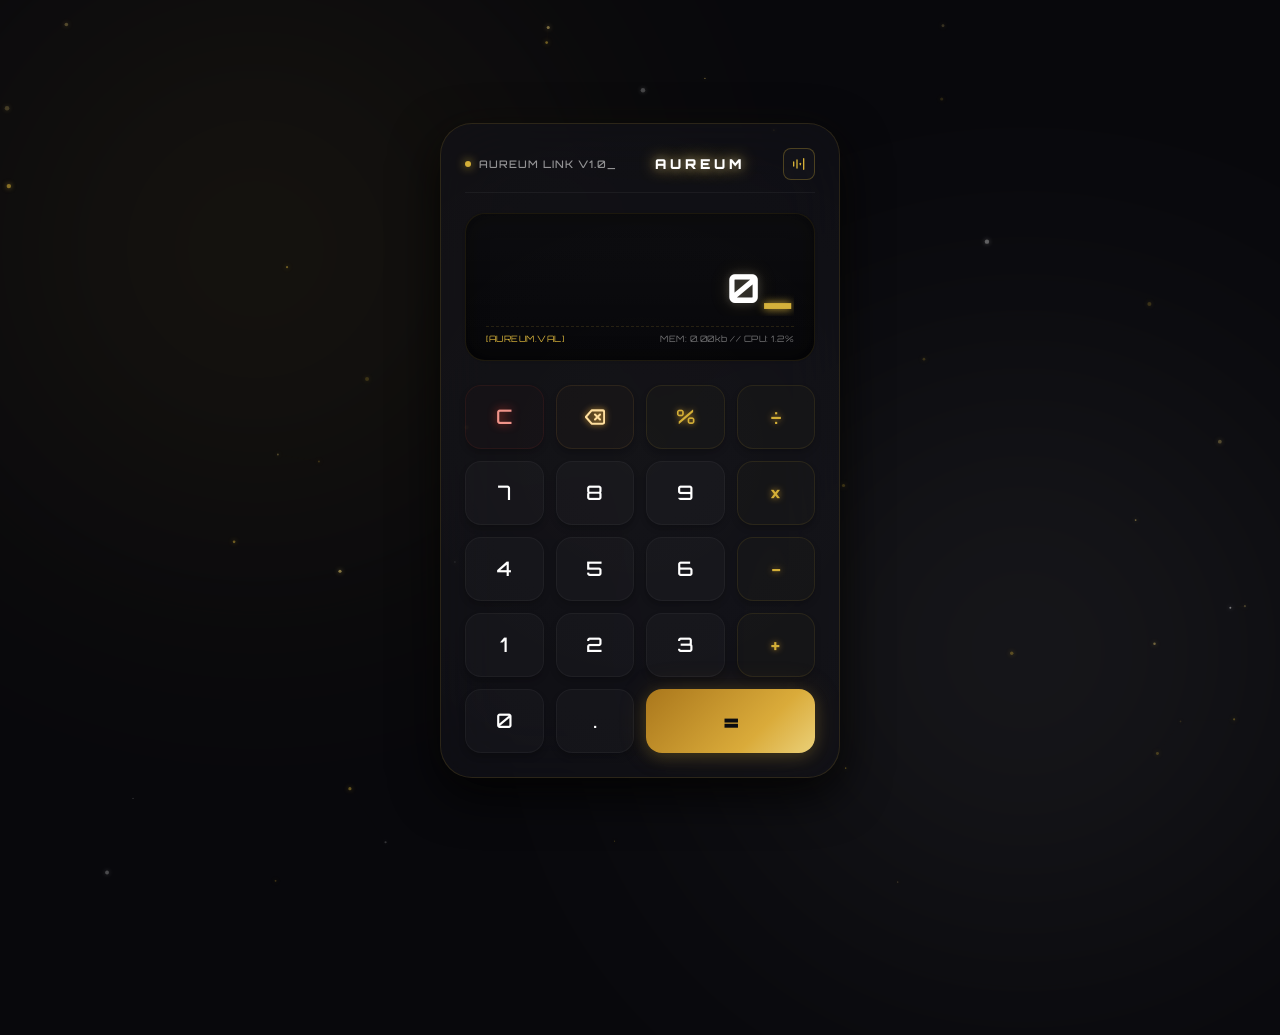
<file: Calculator/index.html>
<!DOCTYPE html>
<html lang="en">
<head>
    <meta charset="UTF-8">
    <meta name="viewport" content="width=device-width, initial-scale=1.0">
    <title>AUREUM // Luxury Champagne Gold Calculator</title>
    <!-- Google Fonts -->
    <link rel="preconnect" href="https://fonts.googleapis.com">
    <link rel="preconnect" href="https://fonts.gstatic.com" crossorigin>
    <link href="https://fonts.googleapis.com/css2?family=Orbitron:wght@400;500;700;900&family=Outfit:wght@300;400;500;600;700&display=swap" rel="stylesheet">
    <!-- Link to style.css -->
    <link rel="stylesheet" href="style.css">
</head>
<body>
    <!-- Background Canvas for Interactive Golden Stardust Net -->
    <canvas id="particle-canvas"></canvas>

    <!-- Floating Background Ambiance Glows -->
    <div class="ambient-glow gold-glow"></div>
    <div class="ambient-glow platinum-glow"></div>

    <!-- Main System Container -->
    <main class="system-container">
        <!-- Luxury Holographic Frame Wrapper (Stationary, no tilting) -->
        <div class="holo-frame" id="holo-calculator">
            
            <!-- Calculator Top System Header Bar -->
            <div class="calc-header">
                <div class="system-status">
                    <span class="status-indicator online"></span>
                    <span class="status-text">AUREUM LINK V1.0_</span>
                </div>
                <div class="calc-brand">
                    <span class="brand-glow">AUREUM</span>
                </div>
                <div class="header-controls">
                    <!-- Sound Toggle Waveform Button -->
                    <button class="sound-toggle active" id="sound-btn" aria-label="Toggle Audio Feedback" title="Toggle UI Sound Synthesizer">
                        <svg class="sound-wave" viewBox="0 0 24 24" fill="none" stroke="currentColor" stroke-width="2" stroke-linecap="round">
                            <line x1="4" y1="9" x2="4" y2="15" class="wave-bar wave-bar-1"></line>
                            <line x1="9" y1="6" x2="9" y2="18" class="wave-bar wave-bar-2"></line>
                            <line x1="14" y1="11" x2="14" y2="13" class="wave-bar wave-bar-3"></line>
                            <line x1="19" y1="4" x2="19" y2="20" class="wave-bar wave-bar-4"></line>
                        </svg>
                    </button>
                </div>
            </div>

            <!-- Double-Screen Premium Glass Display -->
            <div class="calc-display-wrapper">
                <!-- Flawless Gloss Mirror Scanline overlay removed for a clean premium mirror look -->
                <div class="crt-overlay"></div>
                
                <!-- Mathematical Formula / History Screen -->
                <div class="display-history" id="display-formula"></div>
                
                <!-- Main Value Screen -->
                <div class="display-current-wrapper">
                    <span class="display-current" id="display-input">0</span>
                    <span class="blinking-cursor">_</span>
                </div>

                <!-- Subtle Status Strip inside Display -->
                <div class="display-status-strip">
                    <span class="terminal-tag">[AUREUM.VAL]</span>
                    <span class="terminal-stats" id="term-stats">MEM: 0.00kb // CPU: 1.2%</span>
                </div>
            </div>

            <!-- Responsive Dynamic Buttons Grid -->
            <div class="calc-grid">
                
                <!-- Row 1: Actions -->
                <button class="btn glass-btn action-btn danger-glow" data-key="Clear" data-sound="clear" id="key-clear">
                    <span class="btn-text">C</span>
                    <span class="glow-edge"></span>
                </button>
                <button class="btn glass-btn action-btn warning-glow" data-key="Backspace" data-sound="delete" id="key-backspace">
                    <!-- Backspace Icon -->
                    <svg viewBox="0 0 24 24" fill="none" stroke="currentColor" stroke-width="2.5" stroke-linecap="round" stroke-linejoin="round" class="backspace-icon">
                        <path d="M21 4H8l-7 8 7 8h13a2 2 0 0 0 2-2V6a2 2 0 0 0-2-2z"></path>
                        <line x1="18" y1="9" x2="12" y2="15"></line>
                        <line x1="12" y1="9" x2="18" y2="15"></line>
                    </svg>
                    <span class="glow-edge"></span>
                </button>
                <button class="btn glass-btn operator-glow" data-key="%" data-val="%" data-sound="operator">
                    <span class="btn-text">%</span>
                    <span class="glow-edge"></span>
                </button>
                <button class="btn glass-btn operator-glow" data-key="/" data-val="/" data-sound="operator">
                    <span class="btn-text">÷</span>
                    <span class="glow-edge"></span>
                </button>

                <!-- Row 2: Numbers 7, 8, 9 & Operator * -->
                <button class="btn glass-btn num-btn" data-key="7" data-val="7" data-sound="number">
                    <span class="btn-text">7</span>
                    <span class="glow-edge"></span>
                </button>
                <button class="btn glass-btn num-btn" data-key="8" data-val="8" data-sound="number">
                    <span class="btn-text">8</span>
                    <span class="glow-edge"></span>
                </button>
                <button class="btn glass-btn num-btn" data-key="9" data-val="9" data-sound="number">
                    <span class="btn-text">9</span>
                    <span class="glow-edge"></span>
                </button>
                <button class="btn glass-btn operator-glow" data-key="*" data-val="*" data-sound="operator">
                    <span class="btn-text">×</span>
                    <span class="glow-edge"></span>
                </button>

                <!-- Row 3: Numbers 4, 5, 6 & Operator - -->
                <button class="btn glass-btn num-btn" data-key="4" data-val="4" data-sound="number">
                    <span class="btn-text">4</span>
                    <span class="glow-edge"></span>
                </button>
                <button class="btn glass-btn num-btn" data-key="5" data-val="5" data-sound="number">
                    <span class="btn-text">5</span>
                    <span class="glow-edge"></span>
                </button>
                <button class="btn glass-btn num-btn" data-key="6" data-val="6" data-sound="number">
                    <span class="btn-text">6</span>
                    <span class="glow-edge"></span>
                </button>
                <button class="btn glass-btn operator-glow" data-key="-" data-val="-" data-sound="operator">
                    <span class="btn-text">−</span>
                    <span class="glow-edge"></span>
                </button>

                <!-- Row 4: Numbers 1, 2, 3 & Operator + -->
                <button class="btn glass-btn num-btn" data-key="1" data-val="1" data-sound="number">
                    <span class="btn-text">1</span>
                    <span class="glow-edge"></span>
                </button>
                <button class="btn glass-btn num-btn" data-key="2" data-val="2" data-sound="number">
                    <span class="btn-text">2</span>
                    <span class="glow-edge"></span>
                </button>
                <button class="btn glass-btn num-btn" data-key="3" data-val="3" data-sound="number">
                    <span class="btn-text">3</span>
                    <span class="glow-edge"></span>
                </button>
                <button class="btn glass-btn operator-glow" data-key="+" data-val="+" data-sound="operator">
                    <span class="btn-text">+</span>
                    <span class="glow-edge"></span>
                </button>

                <!-- Row 5: Number 0, Decimal & Equal -->
                <button class="btn glass-btn num-btn" data-key="0" data-val="0" data-sound="number">
                    <span class="btn-text">0</span>
                    <span class="glow-edge"></span>
                </button>
                <button class="btn glass-btn num-btn" data-key="." data-val="." data-sound="number">
                    <span class="btn-text">.</span>
                    <span class="glow-edge"></span>
                </button>
                <!-- FIXED data-val="=" to allow calculation evaluate on click -->
                <button class="btn glass-btn equal-btn master-glow" data-key="Enter" data-val="=" data-sound="equal" id="key-equal">
                    <span class="btn-text">=</span>
                    <span class="glow-edge"></span>
                </button>

            </div>
        </div>
    </main>

    <!-- Script loading -->
    <script src="script.js"></script>
</body>
</html>
</file>
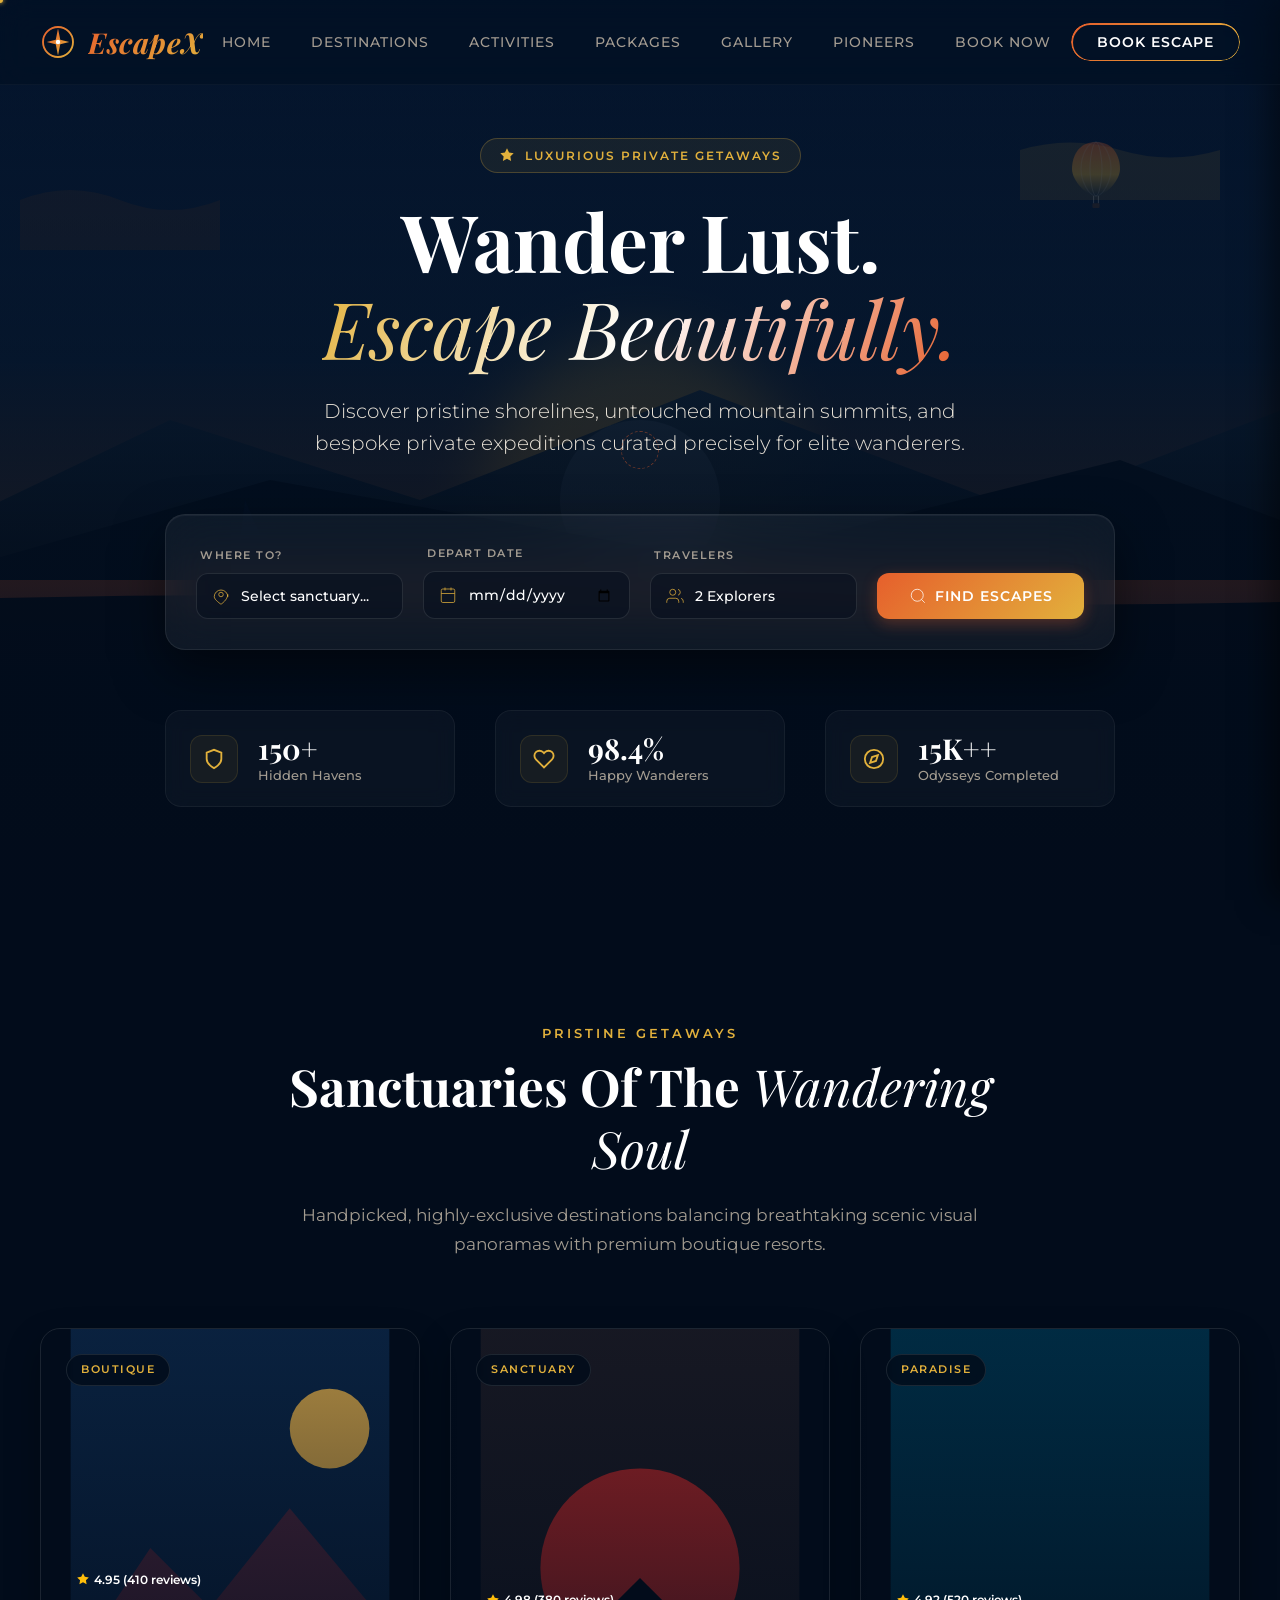
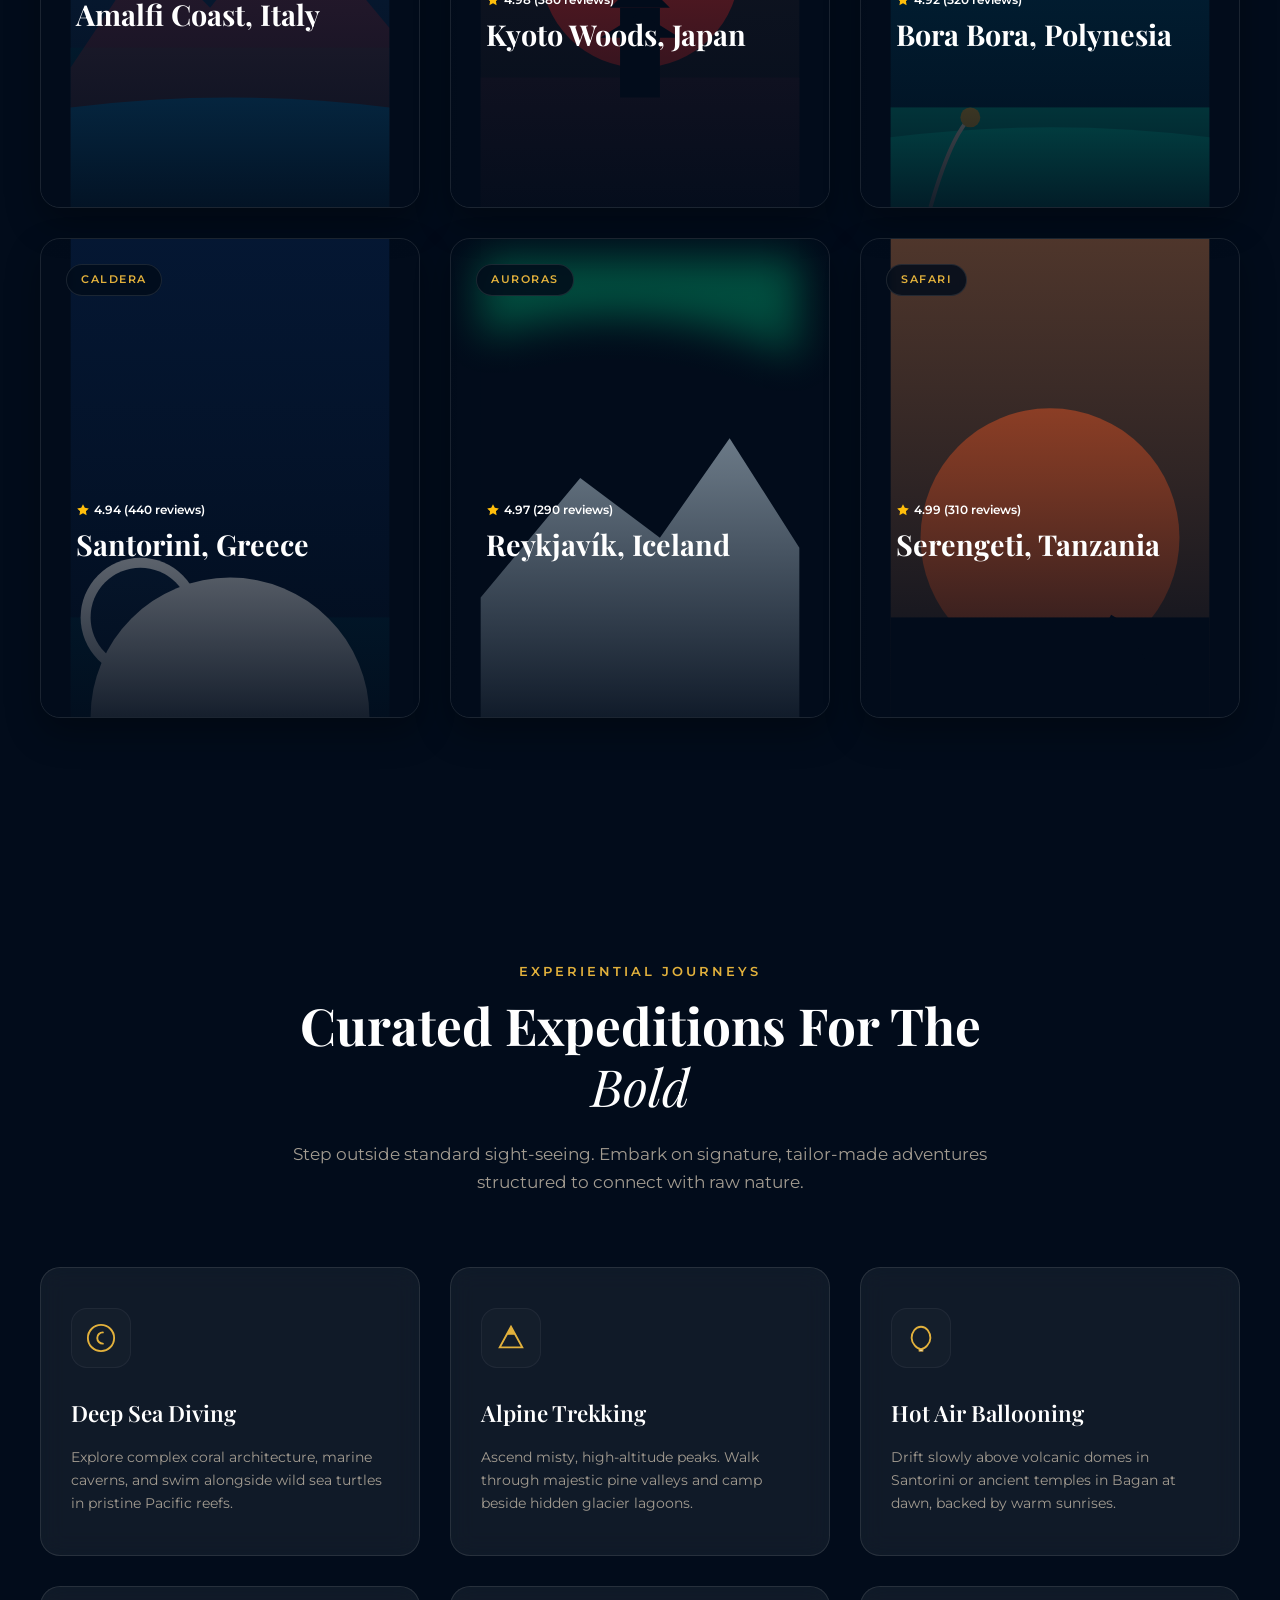
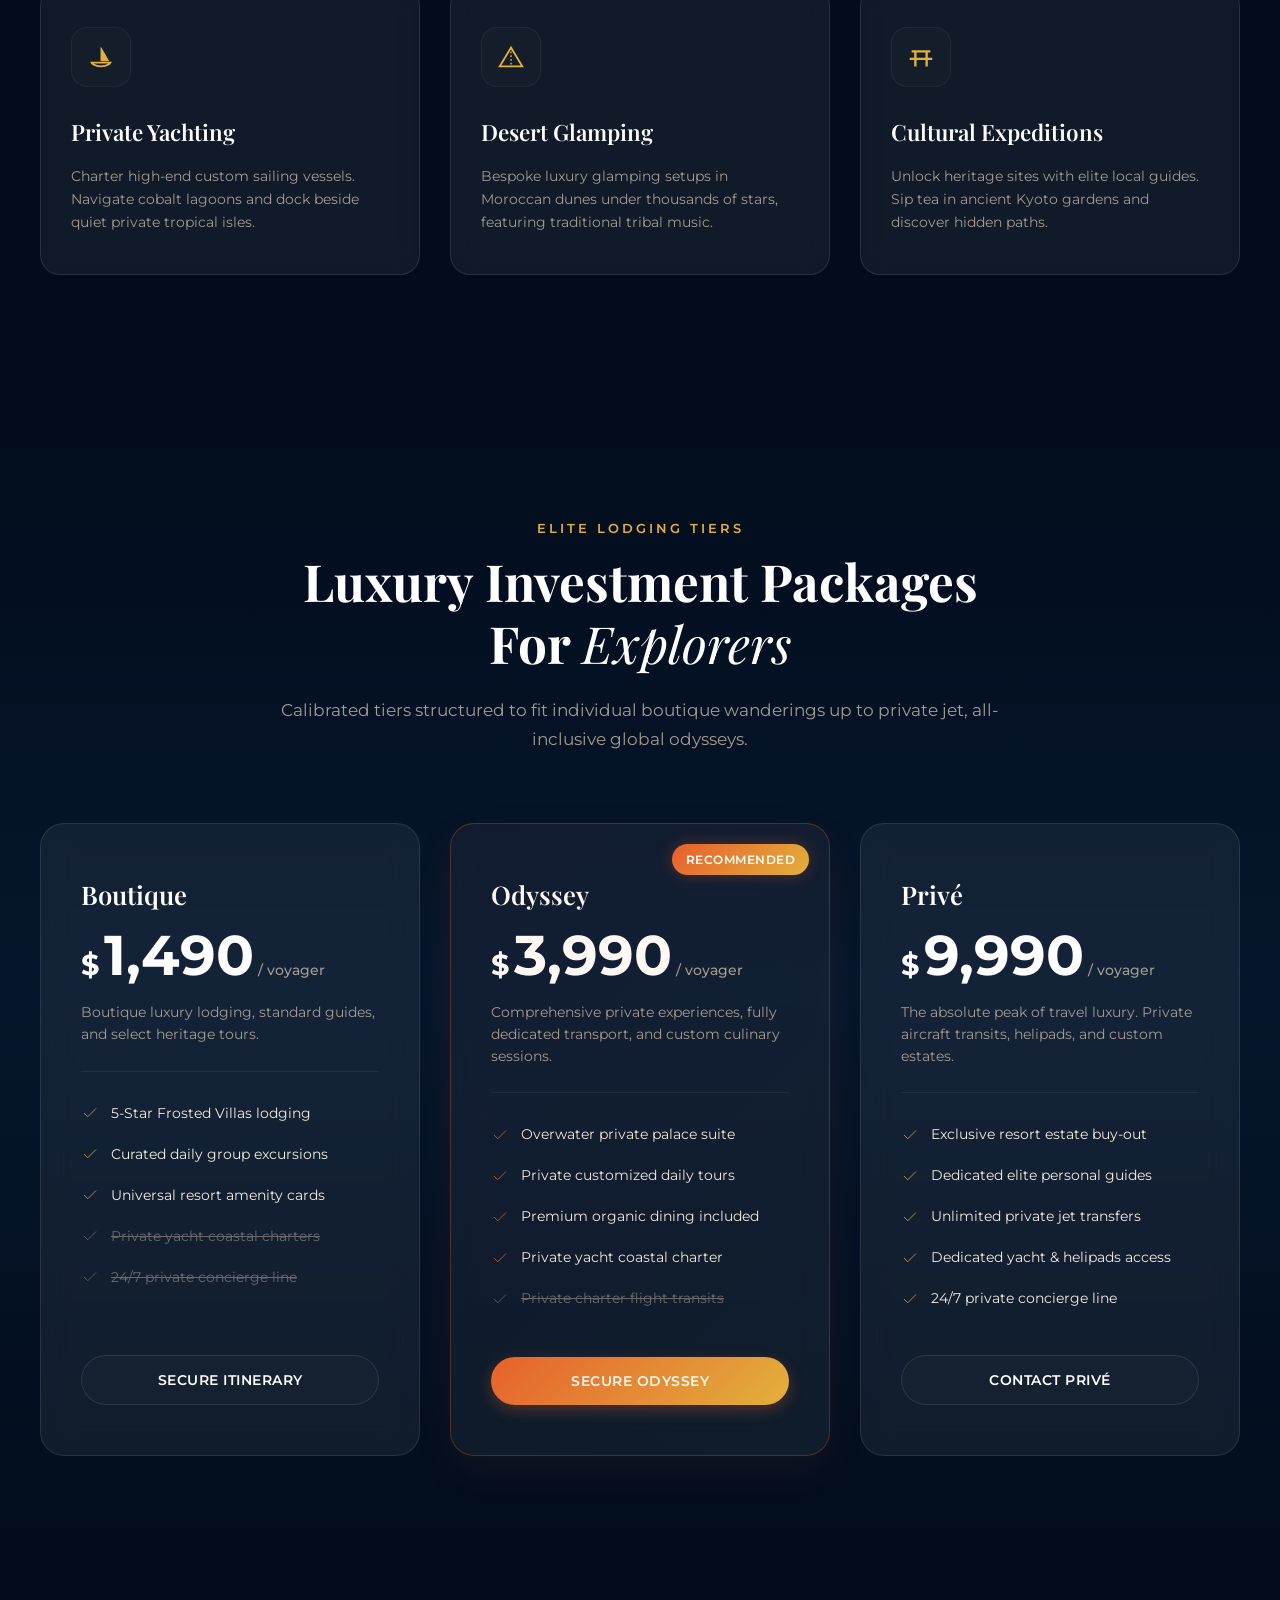
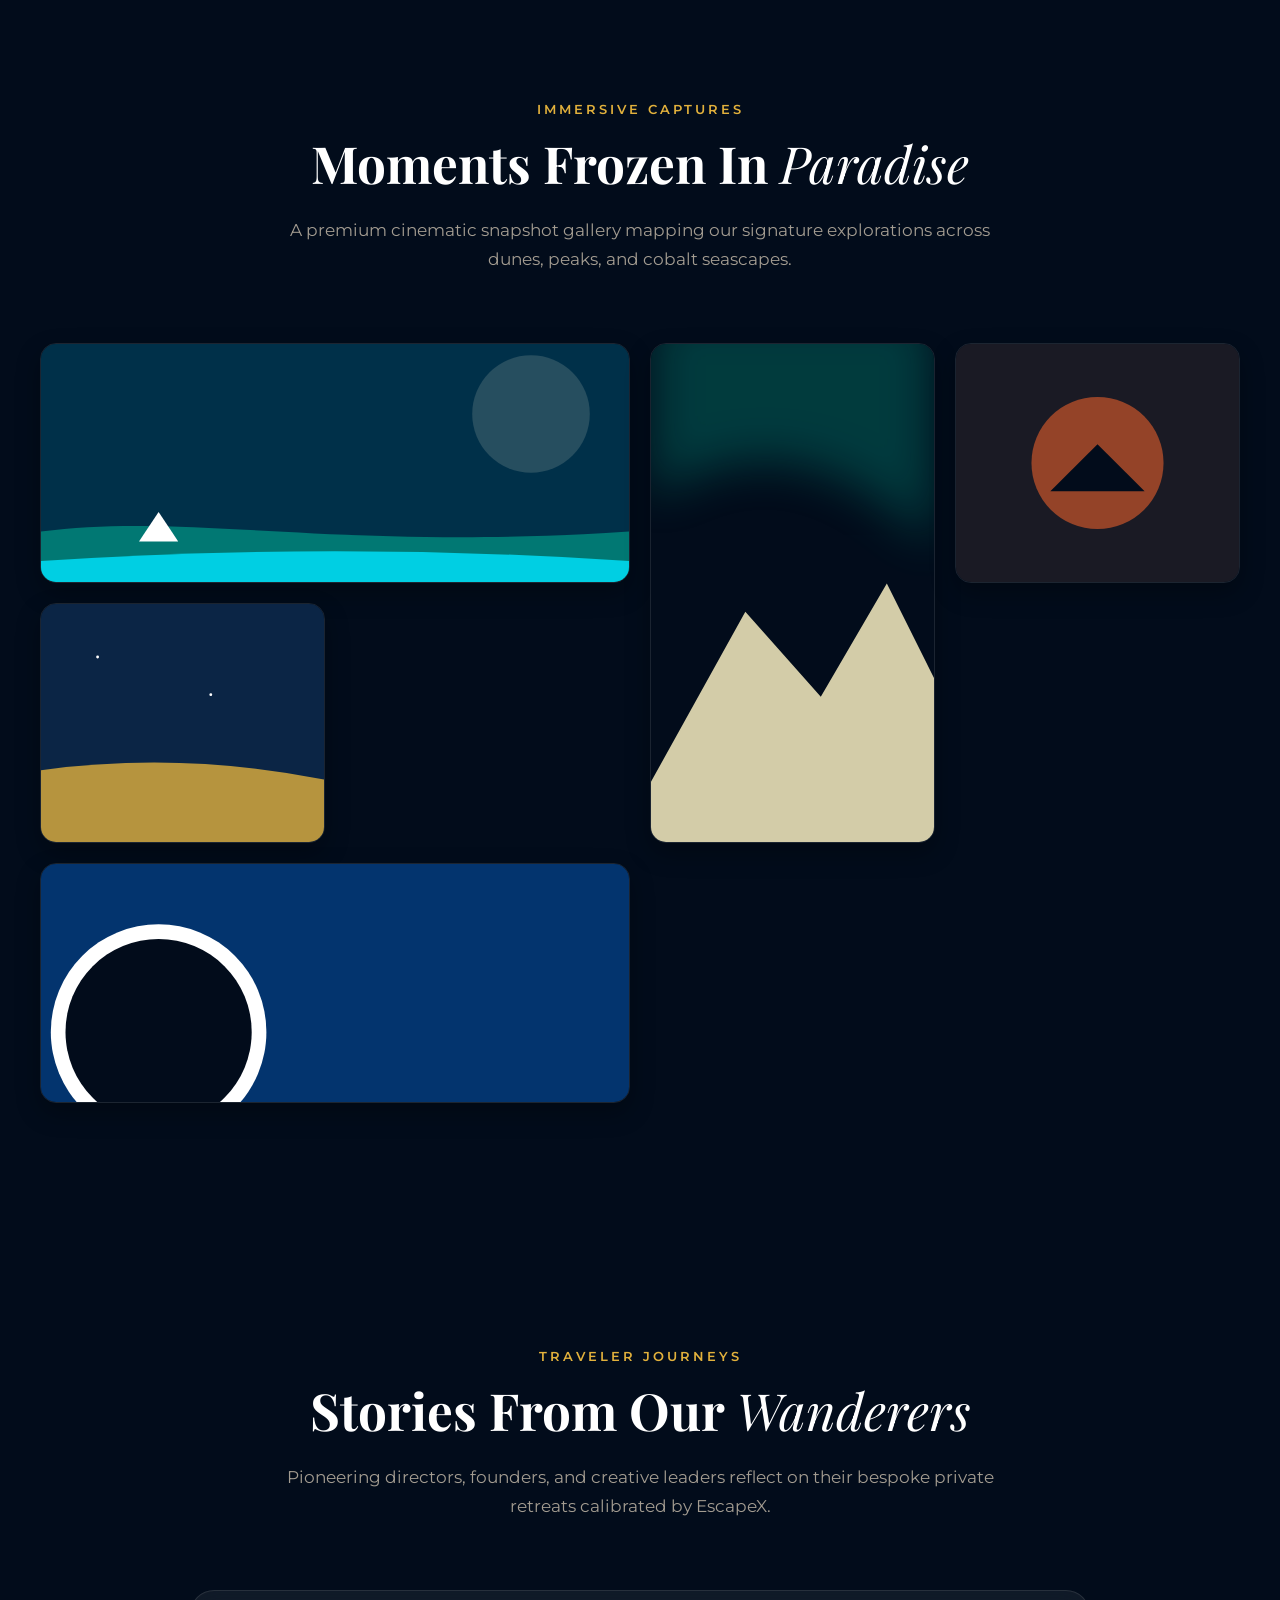
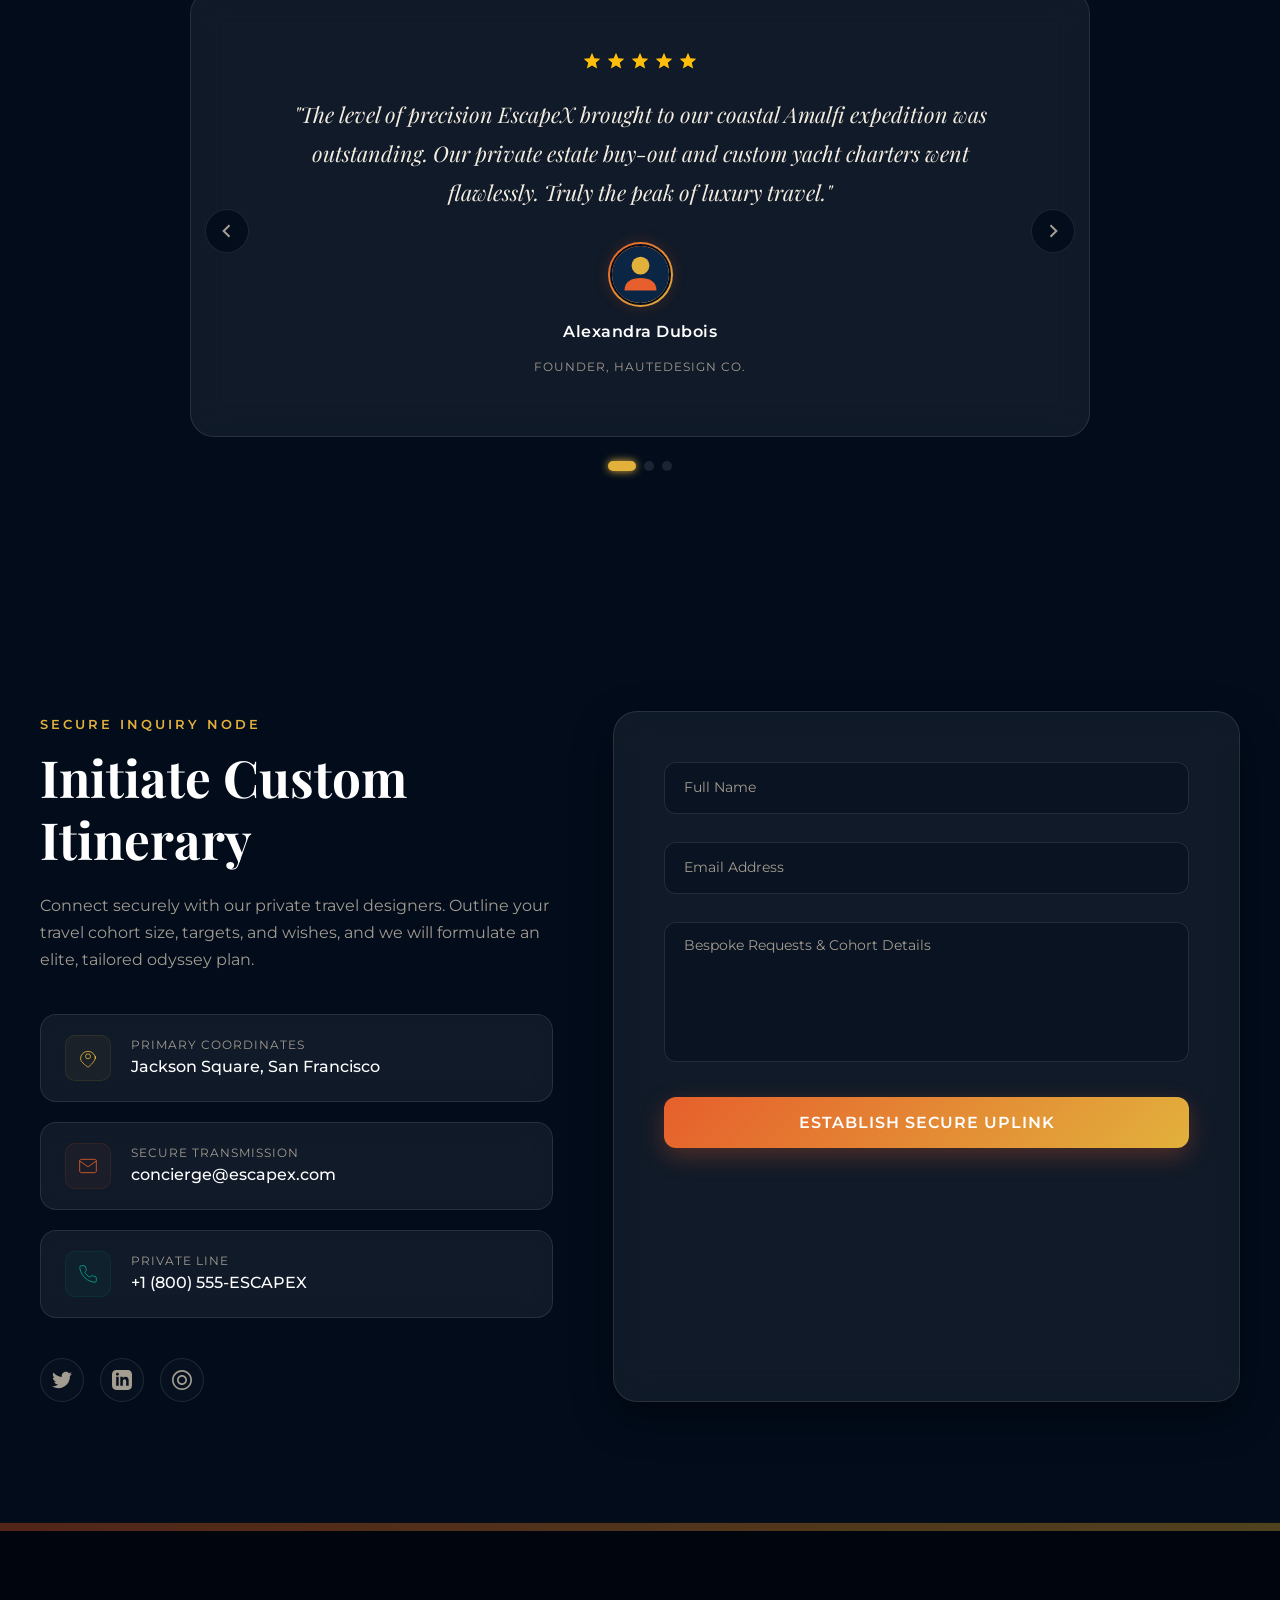
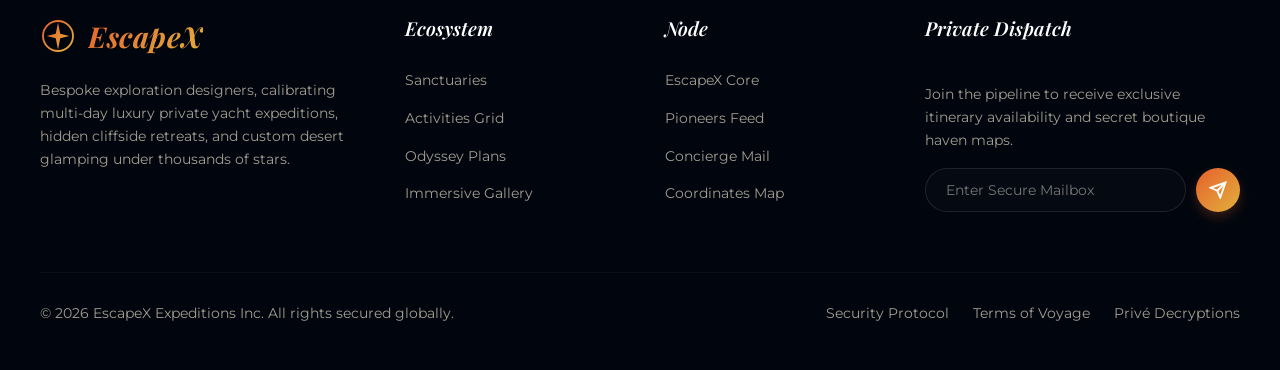
<file: Landing Page/index.html>
<!DOCTYPE html>
<html lang="en">
<head>
    <meta charset="UTF-8">
    <meta name="viewport" content="width=device-width, initial-scale=1.0">
    <title>EscapeX - Luxury Travel & Immersive Adventures</title>
    <meta name="description" content="Discover hidden sanctuaries, private yachts, and unforgettable expeditions tailored to the modern adventurer. Escape beautifully with EscapeX.">
    <link rel="stylesheet" href="style.css">
</head>
<body>

    <!-- ==========================================================================
         COMPASS LOADER & PROGRESS BAR
         ========================================================================== -->
    <div id="preloader">
        <div class="loader-compass-container">
            <svg class="loader-compass" viewBox="0 0 100 100">
                <defs>
                    <linearGradient id="loaderSunsetGrad" x1="0%" y1="0%" x2="100%" y2="100%">
                        <stop offset="0%" stop-color="#e65f2c" />
                        <stop offset="100%" stop-color="#e2b13c" />
                    </linearGradient>
                </defs>
                <circle cx="50" cy="50" r="45" stroke="url(#loaderSunsetGrad)" stroke-width="2.5" />
                <path d="M 50 12 L 50 20 M 50 80 L 50 88 M 12 50 L 20 50 M 80 50 L 88 50" stroke="url(#loaderSunsetGrad)" stroke-width="2" />
                <path d="M 23 23 L 29 29 M 71 71 L 77 77 M 71 23 L 67 27 M 29 71 L 23 77" stroke="url(#loaderSunsetGrad)" stroke-width="1.5" stroke-dasharray="2 2" />
            </svg>
            <div class="loader-compass-arrow">
                <svg viewBox="0 0 100 100">
                    <defs>
                        <linearGradient id="loaderSunsetGrad2" x1="0%" y1="0%" x2="100%" y2="100%">
                            <stop offset="0%" stop-color="#e65f2c" />
                            <stop offset="100%" stop-color="#ffffff" />
                        </linearGradient>
                    </defs>
                    <polygon points="50,15 65,50 50,42 35,50" fill="url(#loaderSunsetGrad2)" />
                    <polygon points="50,85 65,50 50,42 35,50" fill="#0b2545" opacity="0.8" />
                </svg>
            </div>
            <div class="loader-pulse"></div>
        </div>
        <div class="loader-text">EscapeX<span>.</span><span>.</span><span>.</span></div>
    </div>

    <div class="scroll-progress-bar" id="scrollProgress"></div>
    <div class="mouse-glow-follower" id="mouseGlow"></div>

    <!-- Custom Luxury Trail Cursor -->
    <div class="custom-cursor-dot" id="cursorDot"></div>
    <div class="custom-cursor-ring" id="cursorRing"></div>

    <!-- Background Grid & Glows -->
    <div class="grid-bg"></div>
    <div class="glow-bg-radial"></div>
    <div class="glow-bg-radial-2"></div>

    <!-- Back to top -->
    <div class="back-to-top" id="backToTop">
        <svg viewBox="0 0 24 24">
            <path d="M12 19V5M5 12l7-7 7 7"/>
        </svg>
    </div>

    <!-- ==========================================================================
         STICKY LUXURY NAVIGATION BAR
         ========================================================================== -->
    <nav class="navbar" id="navbar">
        <div class="nav-container">
            <a href="#home" class="logo" id="navLogo">
                <div class="logo-icon">
                    <svg viewBox="0 0 48 48">
                        <defs>
                            <linearGradient id="compassGoldGrad" x1="0%" y1="0%" x2="100%" y2="100%">
                                <stop offset="0%" stop-color="#e65f2c" />
                                <stop offset="100%" stop-color="#e2b13c" />
                            </linearGradient>
                        </defs>
                        <circle cx="24" cy="24" r="20" fill="none" stroke="url(#compassGoldGrad)" stroke-width="2.5"/>
                        <!-- Wind Compass Rose -->
                        <polygon points="24,6 27,21 39,24 27,27 24,42 21,27 9,24 21,21" fill="url(#compassGoldGrad)" />
                        <circle cx="24" cy="24" r="3" fill="#ffffff" />
                    </svg>
                </div>
                <span class="logo-text">EscapeX</span>
            </a>

            <ul class="nav-links">
                <li class="nav-item"><a href="#home">Home</a></li>
                <li class="nav-item"><a href="#destinations">Destinations</a></li>
                <li class="nav-item"><a href="#activities">Activities</a></li>
                <li class="nav-item"><a href="#packages">Packages</a></li>
                <li class="nav-item"><a href="#gallery">Gallery</a></li>
                <li class="nav-item"><a href="#testimonials">Pioneers</a></li>
                <li class="nav-item"><a href="#contact">Book Now</a></li>
            </ul>

            <button class="nav-cta" onclick="location.href='#contact'">
                <span class="nav-cta-border"></span>
                <span class="nav-cta-bg"></span>
                Book Escape
            </button>

            <button class="hamburger" id="menuToggle" aria-label="Toggle Navigation">
                <span></span>
                <span></span>
                <span></span>
            </button>
        </div>
    </nav>

    <!-- Mobile Drawer Overlay -->
    <div class="mobile-nav-overlay" id="mobileNavOverlay"></div>
    <div class="mobile-nav-drawer" id="mobileNavDrawer">
        <ul class="mobile-nav-links">
            <li class="mobile-nav-item"><a href="#home">Home</a></li>
            <li class="mobile-nav-item"><a href="#destinations">Destinations</a></li>
            <li class="mobile-nav-item"><a href="#activities">Activities</a></li>
            <li class="mobile-nav-item"><a href="#packages">Packages</a></li>
            <li class="mobile-nav-item"><a href="#gallery">Gallery</a></li>
            <li class="mobile-nav-item"><a href="#testimonials">Testimonials</a></li>
            <li class="mobile-nav-item"><a href="#contact">Book Now</a></li>
        </ul>
        <a href="#contact" class="mobile-cta">Book Escape</a>
    </div>

    <!-- ==========================================================================
         HERO TRAVEL BANNER (SCENIC LAYERS)
         ========================================================================== -->
    <header class="hero" id="home">
        <!-- Scenic Parallax layered vector visual background -->
        <div class="hero-scenic-backdrop" id="heroScenic">
            <svg viewBox="0 0 1440 900" preserveAspectRatio="xMidYMid slice" xmlns="http://www.w3.org/2000/svg">
                <defs>
                    <linearGradient id="skyGrad" x1="0%" y1="0%" x2="0%" y2="100%">
                        <stop offset="0%" stop-color="#051937" />
                        <stop offset="40%" stop-color="#0b2545" />
                        <stop offset="75%" stop-color="#5c3d2e" />
                        <stop offset="100%" stop-color="#e65f2c" />
                    </linearGradient>
                    <linearGradient id="seaGrad" x1="0%" y1="0%" x2="0%" y2="100%">
                        <stop offset="0%" stop-color="#e65f2c" stop-opacity="0.6"/>
                        <stop offset="30%" stop-color="#0b2545" />
                        <stop offset="100%" stop-color="#020c1b" />
                    </linearGradient>
                    <linearGradient id="mountainGrad" x1="0%" y1="0%" x2="0%" y2="100%">
                        <stop offset="0%" stop-color="#0f2b48" />
                        <stop offset="100%" stop-color="#041220" />
                    </linearGradient>
                </defs>
                
                <!-- Sky -->
                <rect width="1440" height="900" fill="url(#skyGrad)" />
                
                <!-- Sun glowing -->
                <circle cx="720" cy="500" r="160" fill="#e2b13c" opacity="0.3" filter="blur(30px)" />
                <circle cx="720" cy="500" r="80" fill="#ffffff" opacity="0.9" />

                <!-- Clouds -->
                <path d="M 100 200 Q 150 180 200 200 T 300 200 L 300 250 L 100 250 Z" fill="#5c3d2e" opacity="0.25" />
                <path d="M 1100 150 Q 1150 135 1200 150 T 1300 150 L 1300 200 L 1100 200 Z" fill="#e2b13c" opacity="0.15" />

                <!-- Distant Mountains -->
                <path d="M 0 540 L 250 420 L 500 500 L 780 390 L 1100 510 L 1440 380 L 1440 600 L 0 600 Z" fill="url(#mountainGrad)" opacity="0.9" />

                <!-- Closer Mountains -->
                <path d="M 0 580 L 350 480 L 800 560 L 1200 460 L 1440 550 L 1440 680 L 0 680 Z" fill="#031224" />

                <!-- Ocean Waves -->
                <rect y="580" width="1440" height="320" fill="url(#seaGrad)" opacity="0.85" />
                <path d="M 0 600 Q 360 590 720 600 T 1440 600 L 1440 900 L 0 900 Z" fill="#020c1b" opacity="0.95" />
                
                <!-- Silhouette sailboat -->
                <path d="M 320 540 L 325 500 L 340 535 Z" fill="#051937" opacity="0.6" />
                <path d="M 315 540 L 345 540 L 335 545 L 320 545 Z" fill="#051937" opacity="0.6" />
            </svg>
        </div>
        <div class="hero-scenic-overlay"></div>

        <!-- Hot air balloon backdrop illustration -->
        <div class="hero-floating-balloon" id="scenicBalloon">
            <svg viewBox="0 0 100 130">
                <defs>
                    <linearGradient id="balloonGrad" x1="0%" y1="0%" x2="0%" y2="100%">
                        <stop offset="0%" stop-color="#e65f2c" />
                        <stop offset="60%" stop-color="#e2b13c" />
                        <stop offset="100%" stop-color="#0b2545" />
                    </linearGradient>
                </defs>
                <path d="M 50 10 C 20 10 10 35 10 55 C 10 75 35 100 50 100 C 65 100 90 75 90 55 C 90 35 80 10 50 10 Z" fill="url(#balloonGrad)" />
                <!-- Stripes -->
                <path d="M 50 10 C 35 10 25 35 25 55 C 25 75 38 100 50 100 C 62 100 75 75 75 55 C 75 35 65 10 50 10 Z" fill="none" stroke="rgba(255,255,255,0.2)" stroke-width="2" />
                <path d="M 50 10 C 45 10 40 35 40 55 C 40 75 45 100 50 100 C 55 100 60 75 60 55 C 60 35 55 10 50 10 Z" fill="none" stroke="rgba(255,255,255,0.3)" stroke-width="1.5" />
                <!-- Basket -->
                <rect x="44" y="112" width="12" height="8" rx="2" fill="#5c3d2e" />
                <line x1="46" y1="100" x2="46" y2="112" stroke="#ffffff" stroke-width="1" />
                <line x1="54" y1="100" x2="54" y2="112" stroke="#ffffff" stroke-width="1" />
            </svg>
        </div>

        <div class="hero-container">
            <div class="hero-content reveal">
                <div class="hero-editorial-badge">
                    <svg viewBox="0 0 24 24">
                        <polygon points="12 2 15.09 8.26 22 9.27 17 14.14 18.18 21.02 12 17.77 5.82 21.02 7 14.14 2 9.27 8.91 8.26 12 2"/>
                    </svg>
                    <span>Luxurious Private Getaways</span>
                </div>
                <h1 class="hero-title">
                    Wander Lust. <br><span class="italic-serif">Escape Beautifully.</span>
                </h1>
                <p class="hero-description">
                    Discover pristine shorelines, untouched mountain summits, and bespoke private expeditions curated precisely for elite wanderers.
                </p>
            </div>

            <!-- Interactive Search booking widget -->
            <div class="hero-booking-widget reveal delay-100">
                <form class="booking-form-grid" id="heroBookingForm" onsubmit="return false;">
                    <div class="booking-field">
                        <label for="bookingDest">Where to?</label>
                        <div class="booking-input-wrap">
                            <svg viewBox="0 0 24 24">
                                <path d="M21 10c0 7-9 13-9 13s-9-6-9-10a9 9 0 0 1 18 0z" />
                                <circle cx="12" cy="10" r="3" />
                            </svg>
                            <select id="bookingDest" class="booking-select" required>
                                <option value="" disabled selected>Select sanctuary...</option>
                                <option value="Amalfi">Amalfi Coast, Italy</option>
                                <option value="Kyoto">Kyoto bamboo, Japan</option>
                                <option value="Bora">Bora Bora, Polynesia</option>
                                <option value="Santorini">Santorini Caldera, Greece</option>
                                <option value="Iceland">Northern Auroras, Iceland</option>
                                <option value="Serengeti">Wild Safari, Tanzania</option>
                            </select>
                        </div>
                    </div>

                    <div class="booking-field">
                        <label for="bookingDate">Depart Date</label>
                        <div class="booking-input-wrap">
                            <svg viewBox="0 0 24 24">
                                <rect x="3" y="4" width="18" height="18" rx="2" ry="2" />
                                <line x1="16" y1="2" x2="16" y2="6" />
                                <line x1="8" y1="2" x2="8" y2="6" />
                                <line x1="3" y1="10" x2="21" y2="10" />
                            </svg>
                            <input type="date" id="bookingDate" class="booking-input" required>
                        </div>
                    </div>

                    <div class="booking-field">
                        <label for="bookingGuest">Travelers</label>
                        <div class="booking-input-wrap">
                            <svg viewBox="0 0 24 24">
                                <path d="M17 21v-2a4 4 0 0 0-4-4H5a4 4 0 0 0-4 4v2" />
                                <circle cx="9" cy="7" r="4" />
                                <path d="M23 21v-2a4 4 0 0 0-3-3.87" />
                                <path d="M16 3.13a4 4 0 0 1 0 7.75" />
                            </svg>
                            <select id="bookingGuest" class="booking-select" required>
                                <option value="1">1 Explorer</option>
                                <option value="2" selected>2 Explorers</option>
                                <option value="3">3-4 Cohort</option>
                                <option value="5">5+ Delegation</option>
                            </select>
                        </div>
                    </div>

                    <button type="submit" class="booking-submit-btn" id="bookingSearchBtn">
                        <svg viewBox="0 0 24 24">
                            <circle cx="11" cy="11" r="8" />
                            <line x1="21" y1="21" x2="16.65" y2="16.65" />
                        </svg>
                        Find Escapes
                    </button>
                </form>
            </div>

            <!-- Statistics badge grids -->
            <div class="hero-stats-grid reveal delay-200">
                <div class="hero-stat-card">
                    <div class="hero-stat-icon">
                        <svg viewBox="0 0 24 24">
                            <path d="M12 22s8-4 8-10V5l-8-3-8 3v7c0 6 8 10 8 10z" />
                        </svg>
                    </div>
                    <div class="hero-stat-info">
                        <span class="hero-stat-val" id="statHavens">150+</span>
                        <span class="hero-stat-lbl">Hidden Havens</span>
                    </div>
                </div>

                <div class="hero-stat-card">
                    <div class="hero-stat-icon">
                        <svg viewBox="0 0 24 24">
                            <path d="M20.84 4.61a5.5 5.5 0 0 0-7.78 0L12 5.67l-1.06-1.06a5.5 5.5 0 0 0-7.78 7.78l1.06 1.06L12 21.23l7.78-7.78 1.06-1.06a5.5 5.5 0 0 0 0-7.78z" />
                        </svg>
                    </div>
                    <div class="hero-stat-info">
                        <span class="hero-stat-val" id="statAccuracy">98.4%</span>
                        <span class="hero-stat-lbl">Happy Wanderers</span>
                    </div>
                </div>

                <div class="hero-stat-card">
                    <div class="hero-stat-icon">
                        <svg viewBox="0 0 24 24">
                            <circle cx="12" cy="12" r="10" />
                            <polygon points="16.24 7.76 14.12 14.12 7.76 16.24 9.88 9.88 16.24 7.76" />
                        </svg>
                    </div>
                    <div class="hero-stat-info">
                        <span class="hero-stat-val" id="statSupport">15K+</span>
                        <span class="hero-stat-lbl">Odysseys Completed</span>
                    </div>
                </div>
            </div>
        </div>
    </header>

    <!-- ==========================================================================
         POPULAR DESTINATIONS SECTION
         ========================================================================== -->
    <section id="destinations">
        <div class="container">
            <div class="section-header reveal">
                <span class="section-subtitle">Pristine Getaways</span>
                <h2 class="section-title">Sanctuaries Of The <span class="italic-serif">Wandering Soul</span></h2>
                <p class="section-desc">Handpicked, highly-exclusive destinations balancing breathtaking scenic visual panoramas with premium boutique resorts.</p>
            </div>

            <div class="destinations-grid">
                <!-- Card 1: Italy -->
                <div class="destination-card reveal" data-tilt>
                    <span class="desti-badge">Boutique</span>
                    <div class="desti-img-box">
                        <svg viewBox="0 0 320 480" xmlns="http://www.w3.org/2000/svg">
                            <rect width="100%" height="100%" fill="#0b2545" />
                            <!-- Abstract Sea cliffside Santorini/Amalfi skyline vector drawing -->
                            <rect y="320" width="320" height="160" fill="#003049" />
                            <path d="M 0 340 L 80 220 L 140 280 L 220 180 L 320 300 L 320 480 L 0 480 Z" fill="#d62828" opacity="0.3" />
                            <path d="M 0 380 Q 160 360 320 380 L 320 480 L 0 480 Z" fill="#0077b6" opacity="0.8" />
                            <circle cx="260" cy="100" r="40" fill="#fcbf49" opacity="0.8" />
                        </svg>
                    </div>
                    <div class="desti-overlay"></div>
                    <div class="desti-content">
                        <div class="desti-rating">
                            <svg viewBox="0 0 24 24"><polygon points="12 2 15.09 8.26 22 9.27 17 14.14 18.18 21.02 12 17.77 5.82 21.02 7 14.14 2 9.27 8.91 8.26 12 2"/></svg>
                            <span>4.95 (410 reviews)</span>
                        </div>
                        <h3 class="desti-title">Amalfi Coast, Italy</h3>
                        <p class="desti-desc">Stunning cliffside villages dropping dramatically into cobalt Mediterranean coves.</p>
                        <div class="desti-meta">
                            <div class="desti-price">
                                <span class="lbl">Packages From</span>
                                <span class="val">$2,400</span>
                            </div>
                            <button class="desti-btn">
                                Explore
                                <svg viewBox="0 0 24 24"><path d="M5 12h14M12 5l7 7-7 7"/></svg>
                            </button>
                        </div>
                    </div>
                </div>

                <!-- Card 2: Japan -->
                <div class="destination-card reveal delay-100" data-tilt>
                    <span class="desti-badge">Sanctuary</span>
                    <div class="desti-img-box">
                        <svg viewBox="0 0 320 480" xmlns="http://www.w3.org/2000/svg">
                            <rect width="100%" height="100%" fill="#1a1a24" />
                            <!-- Silhouette Pagoda red sunset bamboo woods -->
                            <rect y="350" width="320" height="130" fill="#2d1c2b" />
                            <circle cx="160" cy="240" r="100" fill="#d62828" opacity="0.75" />
                            <!-- Pagoda paths -->
                            <rect x="140" y="280" width="40" height="90" fill="#020c1b" />
                            <polygon points="130,280 160,250 190,280" fill="#020c1b" />
                            <polygon points="120,310 160,285 200,310" fill="#020c1b" />
                        </svg>
                    </div>
                    <div class="desti-overlay"></div>
                    <div class="desti-content">
                        <div class="desti-rating">
                            <svg viewBox="0 0 24 24"><polygon points="12 2 15.09 8.26 22 9.27 17 14.14 18.18 21.02 12 17.77 5.82 21.02 7 14.14 2 9.27 8.91 8.26 12 2"/></svg>
                            <span>4.98 (380 reviews)</span>
                        </div>
                        <h3 class="desti-title">Kyoto Woods, Japan</h3>
                        <p class="desti-desc">Serene bamboo shrines drifting in morning mist with imperial golden temples.</p>
                        <div class="desti-meta">
                            <div class="desti-price">
                                <span class="lbl">Packages From</span>
                                <span class="val">$3,150</span>
                            </div>
                            <button class="desti-btn">
                                Explore
                                <svg viewBox="0 0 24 24"><path d="M5 12h14M12 5l7 7-7 7"/></svg>
                            </button>
                        </div>
                    </div>
                </div>

                <!-- Card 3: Bora Bora -->
                <div class="destination-card reveal delay-200" data-tilt>
                    <span class="desti-badge">Paradise</span>
                    <div class="desti-img-box">
                        <svg viewBox="0 0 320 480" xmlns="http://www.w3.org/2000/svg">
                            <rect width="100%" height="100%" fill="#003049" />
                            <!-- Palm shores lagoon lagoon drawing -->
                            <rect y="380" width="320" height="100" fill="#02a890" />
                            <path d="M0 410 Q 160 390 320 410 L 320 480 L 0 480 Z" fill="#00ffd2" opacity="0.7" />
                            <!-- Palm silhouettes -->
                            <path d="M 40 480 Q 60 410 80 390" stroke="#fdf5df" stroke-width="4" fill="none" />
                            <circle cx="80" cy="390" r="10" fill="#e2b13c" />
                        </svg>
                    </div>
                    <div class="desti-overlay"></div>
                    <div class="desti-content">
                        <div class="desti-rating">
                            <svg viewBox="0 0 24 24"><polygon points="12 2 15.09 8.26 22 9.27 17 14.14 18.18 21.02 12 17.77 5.82 21.02 7 14.14 2 9.27 8.91 8.26 12 2"/></svg>
                            <span>4.92 (520 reviews)</span>
                        </div>
                        <h3 class="desti-title">Bora Bora, Polynesia</h3>
                        <p class="desti-desc">Pristine turquoise overwater huts nestled beneath majestic volcanic peaks.</p>
                        <div class="desti-meta">
                            <div class="desti-price">
                                <span class="lbl">Packages From</span>
                                <span class="val">$4,800</span>
                            </div>
                            <button class="desti-btn">
                                Explore
                                <svg viewBox="0 0 24 24"><path d="M5 12h14M12 5l7 7-7 7"/></svg>
                            </button>
                        </div>
                    </div>
                </div>

                <!-- Card 4: Greece -->
                <div class="destination-card reveal" data-tilt>
                    <span class="desti-badge">Caldera</span>
                    <div class="desti-img-box">
                        <svg viewBox="0 0 320 480" xmlns="http://www.w3.org/2000/svg">
                            <rect width="100%" height="100%" fill="#051937" />
                            <!-- White cobalt domes Cycladic sunset -->
                            <rect y="380" width="320" height="100" fill="#003049" />
                            <circle cx="70" cy="380" r="60" fill="#ffffff" />
                            <circle cx="70" cy="380" r="50" fill="#0b2545" />
                            <circle cx="160" cy="480" r="140" fill="#ffffff" />
                        </svg>
                    </div>
                    <div class="desti-overlay"></div>
                    <div class="desti-content">
                        <div class="desti-rating">
                            <svg viewBox="0 0 24 24"><polygon points="12 2 15.09 8.26 22 9.27 17 14.14 18.18 21.02 12 17.77 5.82 21.02 7 14.14 2 9.27 8.91 8.26 12 2"/></svg>
                            <span>4.94 (440 reviews)</span>
                        </div>
                        <h3 class="desti-title">Santorini, Greece</h3>
                        <p class="desti-desc">Cobalt-blue domes and volcanic sea cliffs glowing under legendary gold sunsets.</p>
                        <div class="desti-meta">
                            <div class="desti-price">
                                <span class="lbl">Packages From</span>
                                <span class="val">$2,900</span>
                            </div>
                            <button class="desti-btn">
                                Explore
                                <svg viewBox="0 0 24 24"><path d="M5 12h14M12 5l7 7-7 7"/></svg>
                            </button>
                        </div>
                    </div>
                </div>

                <!-- Card 5: Iceland -->
                <div class="destination-card reveal delay-100" data-tilt>
                    <span class="desti-badge">Auroras</span>
                    <div class="desti-img-box">
                        <svg viewBox="0 0 320 480" xmlns="http://www.w3.org/2000/svg">
                            <rect width="100%" height="100%" fill="#020c1b" />
                            <!-- Glacier peaks with emerald auroras curves -->
                            <path d="M 0 100 Q 160 50 320 120 L 320 20 L 0 20 Z" fill="#00ff9f" opacity="0.35" filter="blur(20px)" />
                            <path d="M 0 360 L 100 240 L 180 300 L 250 200 L 320 310 L 320 480 L 0 480 Z" fill="#e0f2fe" opacity="0.85" />
                        </svg>
                    </div>
                    <div class="desti-overlay"></div>
                    <div class="desti-content">
                        <div class="desti-rating">
                            <svg viewBox="0 0 24 24"><polygon points="12 2 15.09 8.26 22 9.27 17 14.14 18.18 21.02 12 17.77 5.82 21.02 7 14.14 2 9.27 8.91 8.26 12 2"/></svg>
                            <span>4.97 (290 reviews)</span>
                        </div>
                        <h3 class="desti-title">Reykjavík, Iceland</h3>
                        <p class="desti-desc">Breathtaking volcanic black sand beaches glowing under emerald aurora skies.</p>
                        <div class="desti-meta">
                            <div class="desti-price">
                                <span class="lbl">Packages From</span>
                                <span class="val">$3,600</span>
                            </div>
                            <button class="desti-btn">
                                Explore
                                <svg viewBox="0 0 24 24"><path d="M5 12h14M12 5l7 7-7 7"/></svg>
                            </button>
                        </div>
                    </div>
                </div>

                <!-- Card 6: Serengeti -->
                <div class="destination-card reveal delay-200" data-tilt>
                    <span class="desti-badge">Safari</span>
                    <div class="desti-img-box">
                        <svg viewBox="0 0 320 480" xmlns="http://www.w3.org/2000/svg">
                            <rect width="100%" height="100%" fill="#5c3d2e" />
                            <!-- Safari savanna orange sunset silhouette acacia -->
                            <circle cx="160" cy="300" r="130" fill="#e65f2c" />
                            <rect y="380" width="320" height="100" fill="#020c1b" />
                            <!-- Acacia branches silhouettes -->
                            <path d="M 280 480 Q 260 400 220 380" stroke="#020c1b" stroke-width="6" fill="none" />
                        </svg>
                    </div>
                    <div class="desti-overlay"></div>
                    <div class="desti-content">
                        <div class="desti-rating">
                            <svg viewBox="0 0 24 24"><polygon points="12 2 15.09 8.26 22 9.27 17 14.14 18.18 21.02 12 17.77 5.82 21.02 7 14.14 2 9.27 8.91 8.26 12 2"/></svg>
                            <span>4.99 (310 reviews)</span>
                        </div>
                        <h3 class="desti-title">Serengeti, Tanzania</h3>
                        <p class="desti-desc">Witness the grand migration unfolding across vast, golden grasslands horizons.</p>
                        <div class="desti-meta">
                            <div class="desti-price">
                                <span class="lbl">Packages From</span>
                                <span class="val">$5,200</span>
                            </div>
                            <button class="desti-btn">
                                Explore
                                <svg viewBox="0 0 24 24"><path d="M5 12h14M12 5l7 7-7 7"/></svg>
                            </button>
                        </div>
                    </div>
                </div>
            </div>
        </div>
    </section>

    <!-- ==========================================================================
         ADVENTURE ACTIVITIES SECTION
         ========================================================================== -->
    <section id="activities">
        <div class="container">
            <div class="section-header reveal">
                <span class="section-subtitle">Experiential Journeys</span>
                <h2 class="section-title">Curated Expeditions For The <span class="italic-serif">Bold</span></h2>
                <p class="section-desc">Step outside standard sight-seeing. Embark on signature, tailor-made adventures structured to connect with raw nature.</p>
            </div>

            <div class="activities-grid">
                <!-- Activity 1 -->
                <div class="activity-card reveal">
                    <div class="activity-icon-box">
                        <svg viewBox="0 0 32 32">
                            <!-- Turtle / deep diving wave icon -->
                            <path d="M16,2 C8.27,2 2,8.27 2,16 C2,23.73 8.27,30 16,30 C23.73,30 30,23.73 30,16 C30,8.27 23.73,2 16,2 Z M18,22 C14.69,22 12,19.31 12,16 C12,12.69 14.69,10 18,10" stroke-width="2" stroke-linecap="round"/>
                        </svg>
                    </div>
                    <h3 class="activity-title">Deep Sea Diving</h3>
                    <p class="activity-desc">Explore complex coral architecture, marine caverns, and swim alongside wild sea turtles in pristine Pacific reefs.</p>
                </div>

                <!-- Activity 2 -->
                <div class="activity-card reveal delay-100">
                    <div class="activity-icon-box">
                        <svg viewBox="0 0 32 32">
                            <!-- Mountain peak trekking path -->
                            <polygon points="16,4 4,26 28,26" stroke-width="2"/>
                            <polygon points="16,4 12,12 20,12" fill="var(--sunset-gold)"/>
                        </svg>
                    </div>
                    <h3 class="activity-title">Alpine Trekking</h3>
                    <p class="activity-desc">Ascend misty, high-altitude peaks. Walk through majestic pine valleys and camp beside hidden glacier lagoons.</p>
                </div>

                <!-- Activity 3 -->
                <div class="activity-card reveal delay-200">
                    <div class="activity-icon-box">
                        <svg viewBox="0 0 32 32">
                            <!-- Hot Air ballooning outline -->
                            <path d="M16,4 C10,4 6,10 6,16 C6,22 12,28 16,28 C20,28 26,22 26,16 C26,10 22,4 16,4 Z" stroke-width="2"/>
                            <rect x="14" y="28" width="4" height="2" fill="currentColor"/>
                        </svg>
                    </div>
                    <h3 class="activity-title">Hot Air Ballooning</h3>
                    <p class="activity-desc">Drift slowly above volcanic domes in Santorini or ancient temples in Bagan at dawn, backed by warm sunrises.</p>
                </div>

                <!-- Activity 4 -->
                <div class="activity-card reveal">
                    <div class="activity-icon-box">
                        <svg viewBox="0 0 32 32">
                            <!-- Luxury Sailboat / Yachting -->
                            <path d="M6,22 L26,22 C26,22 24,26 16,26 C8,26 6,22 6,22 Z" stroke-width="2"/>
                            <polygon points="16,6 16,20 24,20" fill="var(--sunset-gold)"/>
                        </svg>
                    </div>
                    <h3 class="activity-title">Private Yachting</h3>
                    <p class="activity-desc">Charter high-end custom sailing vessels. Navigate cobalt lagoons and dock beside quiet private tropical isles.</p>
                </div>

                <!-- Activity 5 -->
                <div class="activity-card reveal delay-100">
                    <div class="activity-icon-box">
                        <svg viewBox="0 0 32 32">
                            <!-- Desert Glamping tent under stars -->
                            <polygon points="16,6 4,26 28,26" stroke-width="2"/>
                            <line x1="16" y1="6" x2="16" y2="26" stroke-width="1.5" stroke-dasharray="2 2" />
                        </svg>
                    </div>
                    <h3 class="activity-title">Desert Glamping</h3>
                    <p class="activity-desc">Bespoke luxury glamping setups in Moroccan dunes under thousands of stars, featuring traditional tribal music.</p>
                </div>

                <!-- Activity 6 -->
                <div class="activity-card reveal delay-200">
                    <div class="activity-icon-box">
                        <svg viewBox="0 0 32 32">
                            <!-- Pagoda pagoda Pagoda gates -->
                            <path d="M6,10 L26,10 M10,10 L10,26 M22,10 L22,26 M4,18 L28,18" stroke-width="2.5"/>
                        </svg>
                    </div>
                    <h3 class="activity-title">Cultural Expeditions</h3>
                    <p class="activity-desc">Unlock heritage sites with elite local guides. Sip tea in ancient Kyoto gardens and discover hidden paths.</p>
                </div>
            </div>
        </div>
    </section>

    <!-- ==========================================================================
         LUXURY PACKAGES SECTION
         ========================================================================== -->
    <section id="packages" class="packages-section">
        <div class="container">
            <div class="section-header reveal">
                <span class="section-subtitle">Elite Lodging Tiers</span>
                <h2 class="section-title">Luxury Investment Packages For <span class="italic-serif">Explorers</span></h2>
                <p class="section-desc">Calibrated tiers structured to fit individual boutique wanderings up to private jet, all-inclusive global odysseys.</p>
            </div>

            <div class="packages-grid">
                <!-- Boutique Package -->
                <div class="package-card reveal">
                    <div class="price-header">
                        <h3 class="plan-name">Boutique</h3>
                        <div class="price-wrap">
                            <span class="currency">$</span>
                            <span class="price">1,490</span>
                            <span class="period">/ voyager</span>
                        </div>
                        <p class="plan-desc">Boutique luxury lodging, standard guides, and select heritage tours.</p>
                    </div>
                    <ul class="package-features-list">
                        <li>
                            <svg viewBox="0 0 24 24"><polyline points="20 6 9 17 4 12"/></svg>
                            <span>5-Star Frosted Villas lodging</span>
                        </li>
                        <li>
                            <svg viewBox="0 0 24 24"><polyline points="20 6 9 17 4 12"/></svg>
                            <span>Curated daily group excursions</span>
                        </li>
                        <li>
                            <svg viewBox="0 0 24 24"><polyline points="20 6 9 17 4 12"/></svg>
                            <span>Universal resort amenity cards</span>
                        </li>
                        <li class="muted">
                            <svg viewBox="0 0 24 24"><polyline points="20 6 9 17 4 12"/></svg>
                            <span>Private yacht coastal charters</span>
                        </li>
                        <li class="muted">
                            <svg viewBox="0 0 24 24"><polyline points="20 6 9 17 4 12"/></svg>
                            <span>24/7 private concierge line</span>
                        </li>
                    </ul>
                    <button class="price-btn" onclick="location.href='#contact'">Secure Itinerary</button>
                </div>

                <!-- Odyssey (Recommended Package) -->
                <div class="package-card recommended reveal delay-100">
                    <span class="recom-badge">Recommended</span>
                    <div class="price-header">
                        <h3 class="plan-name">Odyssey</h3>
                        <div class="price-wrap">
                            <span class="currency">$</span>
                            <span class="price">3,990</span>
                            <span class="period">/ voyager</span>
                        </div>
                        <p class="plan-desc">Comprehensive private experiences, fully dedicated transport, and custom culinary sessions.</p>
                    </div>
                    <ul class="package-features-list">
                        <li>
                            <svg viewBox="0 0 24 24"><polyline points="20 6 9 17 4 12"/></svg>
                            <span>Overwater private palace suite</span>
                        </li>
                        <li>
                            <svg viewBox="0 0 24 24"><polyline points="20 6 9 17 4 12"/></svg>
                            <span>Private customized daily tours</span>
                        </li>
                        <li>
                            <svg viewBox="0 0 24 24"><polyline points="20 6 9 17 4 12"/></svg>
                            <span>Premium organic dining included</span>
                        </li>
                        <li>
                            <svg viewBox="0 0 24 24"><polyline points="20 6 9 17 4 12"/></svg>
                            <span>Private yacht coastal charter</span>
                        </li>
                        <li class="muted">
                            <svg viewBox="0 0 24 24"><polyline points="20 6 9 17 4 12"/></svg>
                            <span>Private charter flight transits</span>
                        </li>
                    </ul>
                    <button class="price-btn" onclick="location.href='#contact'">Secure Odyssey</button>
                </div>

                <!-- Privé Package -->
                <div class="package-card reveal delay-200">
                    <div class="price-header">
                        <h3 class="plan-name">Privé</h3>
                        <div class="price-wrap">
                            <span class="currency">$</span>
                            <span class="price">9,990</span>
                            <span class="period">/ voyager</span>
                        </div>
                        <p class="plan-desc">The absolute peak of travel luxury. Private aircraft transits, helipads, and custom estates.</p>
                    </div>
                    <ul class="package-features-list">
                        <li>
                            <svg viewBox="0 0 24 24"><polyline points="20 6 9 17 4 12"/></svg>
                            <span>Exclusive resort estate buy-out</span>
                        </li>
                        <li>
                            <svg viewBox="0 0 24 24"><polyline points="20 6 9 17 4 12"/></svg>
                            <span>Dedicated elite personal guides</span>
                        </li>
                        <li>
                            <svg viewBox="0 0 24 24"><polyline points="20 6 9 17 4 12"/></svg>
                            <span>Unlimited private jet transfers</span>
                        </li>
                        <li>
                            <svg viewBox="0 0 24 24"><polyline points="20 6 9 17 4 12"/></svg>
                            <span>Dedicated yacht & helipads access</span>
                        </li>
                        <li>
                            <svg viewBox="0 0 24 24"><polyline points="20 6 9 17 4 12"/></svg>
                            <span>24/7 private concierge line</span>
                        </li>
                    </ul>
                    <button class="price-btn" onclick="location.href='#contact'">Contact Privé</button>
                </div>
            </div>
        </div>
    </section>

    <!-- ==========================================================================
         TRAVEL GALLERY SECTION
         ========================================================================== -->
    <section id="gallery">
        <div class="container">
            <div class="section-header reveal">
                <span class="section-subtitle">Immersive Captures</span>
                <h2 class="section-title">Moments Frozen In <span class="italic-serif">Paradise</span></h2>
                <p class="section-desc">A premium cinematic snapshot gallery mapping our signature explorations across dunes, peaks, and cobalt seascapes.</p>
            </div>

            <div class="gallery-grid">
                <!-- Gallery 1: Palm beach sail col-span-2 -->
                <div class="gallery-item col-span-2 reveal">
                    <div class="gallery-img-wrap">
                        <svg viewBox="0 0 600 300" preserveAspectRatio="xMidYMid slice" xmlns="http://www.w3.org/2000/svg">
                            <rect width="100%" height="100%" fill="#003049" />
                            <circle cx="500" cy="100" r="60" fill="#fcf7de" opacity="0.15" />
                            <path d="M 0 220 C 150 200, 300 240, 600 220 L 600 300 L 0 300 Z" fill="#02a890" opacity="0.6" />
                            <path d="M 0 250 Q 300 230 600 250 L 600 300 L 0 300 Z" fill="#00e5ff" opacity="0.8" />
                            <!-- Boat -->
                            <path d="M 120 200 L 140 230 L 100 230 Z" fill="#ffffff" />
                        </svg>
                    </div>
                    <div class="gallery-overlay">
                        <span class="gallery-tag">Polynesia</span>
                        <h4 class="gallery-title">Midnight Shorelines</h4>
                    </div>
                </div>

                <!-- Gallery 2: Mountain peaks row-span-2 -->
                <div class="gallery-item row-span-2 reveal delay-100">
                    <div class="gallery-img-wrap">
                        <svg viewBox="0 0 300 600" preserveAspectRatio="xMidYMid slice" xmlns="http://www.w3.org/2000/svg">
                            <rect width="100%" height="100%" fill="#020c1b" />
                            <!-- Icebergs and Auroras peaks -->
                            <path d="M 0 200 Q 150 100 300 250 L 300 0 L 0 0 Z" fill="#02a890" opacity="0.3" filter="blur(25px)" />
                            <path d="M 0 500 L 100 320 L 180 410 L 250 290 L 300 390 L 300 600 L 0 600 Z" fill="#eae2b7" opacity="0.9" />
                        </svg>
                    </div>
                    <div class="gallery-overlay">
                        <span class="gallery-tag">Iceland</span>
                        <h4 class="gallery-title">Glacier Peaks Dawn</h4>
                    </div>
                </div>

                <!-- Gallery 3: Pagoda shrine -->
                <div class="gallery-item reveal delay-200">
                    <div class="gallery-img-wrap">
                        <svg viewBox="0 0 300 300" preserveAspectRatio="xMidYMid slice" xmlns="http://www.w3.org/2000/svg">
                            <rect width="100%" height="100%" fill="#1a1a24" />
                            <circle cx="150" cy="150" r="70" fill="#e65f2c" opacity="0.6" />
                            <polygon points="100,180 150,130 200,180" fill="#020c1b" />
                        </svg>
                    </div>
                    <div class="gallery-overlay">
                        <span class="gallery-tag">Kyoto</span>
                        <h4 class="gallery-title">Golden Torii Gate</h4>
                    </div>
                </div>

                <!-- Gallery 4: Desert glamping caravan -->
                <div class="gallery-item reveal">
                    <div class="gallery-img-wrap">
                        <svg viewBox="0 0 300 300" preserveAspectRatio="xMidYMid slice" xmlns="http://www.w3.org/2000/svg">
                            <rect width="100%" height="100%" fill="#0b2545" />
                            <!-- Dunes skyline under stars -->
                            <circle cx="60" cy="80" r="1.5" fill="#fff" />
                            <circle cx="180" cy="120" r="1.5" fill="#fff" />
                            <path d="M 0 200 Q 150 180 300 210 L 300 300 L 0 300 Z" fill="#e2b13c" opacity="0.8" />
                        </svg>
                    </div>
                    <div class="gallery-overlay">
                        <span class="gallery-tag">Sahara</span>
                        <h4 class="gallery-title">Amber Dunes Glamping</h4>
                    </div>
                </div>

                <!-- Gallery 5: Santorini domes col-span-2 -->
                <div class="gallery-item col-span-2 reveal delay-100">
                    <div class="gallery-img-wrap">
                        <svg viewBox="0 0 600 300" preserveAspectRatio="xMidYMid slice" xmlns="http://www.w3.org/2000/svg">
                            <rect width="100%" height="100%" fill="#03346e" />
                            <circle cx="120" cy="200" r="110" fill="#ffffff" />
                            <circle cx="120" cy="200" r="95" fill="#020c1b" />
                        </svg>
                    </div>
                    <div class="gallery-overlay">
                        <span class="gallery-tag">Santorini</span>
                        <h4 class="gallery-title">Volcanic Cyclades Domes</h4>
                    </div>
                </div>
            </div>
        </div>
    </section>

    <!-- ==========================================================================
         TESTIMONIALS SECTION (GLASS CAROUSEL)
         ========================================================================== -->
    <section id="testimonials">
        <div class="container">
            <div class="section-header reveal">
                <span class="section-subtitle">Traveler Journeys</span>
                <h2 class="section-title">Stories From Our <span class="italic-serif">Wanderers</span></h2>
                <p class="section-desc">Pioneering directors, founders, and creative leaders reflect on their bespoke private retreats calibrated by EscapeX.</p>
            </div>

            <div class="testimonials-slider-container reveal">
                <div class="testimonials-viewport">
                    <div class="testimonials-track" id="testimonialsTrack">
                        <!-- Slide 1 -->
                        <div class="testimonial-slide">
                            <div class="testi-stars-row">
                                <svg viewBox="0 0 24 24"><path d="M12 17.27L18.18 21l-1.64-7.03L22 9.24l-7.19-.61L12 2 9.19 8.63 2 9.24l5.46 4.73L5.82 21z"/></svg>
                                <svg viewBox="0 0 24 24"><path d="M12 17.27L18.18 21l-1.64-7.03L22 9.24l-7.19-.61L12 2 9.19 8.63 2 9.24l5.46 4.73L5.82 21z"/></svg>
                                <svg viewBox="0 0 24 24"><path d="M12 17.27L18.18 21l-1.64-7.03L22 9.24l-7.19-.61L12 2 9.19 8.63 2 9.24l5.46 4.73L5.82 21z"/></svg>
                                <svg viewBox="0 0 24 24"><path d="M12 17.27L18.18 21l-1.64-7.03L22 9.24l-7.19-.61L12 2 9.19 8.63 2 9.24l5.46 4.73L5.82 21z"/></svg>
                                <svg viewBox="0 0 24 24"><path d="M12 17.27L18.18 21l-1.64-7.03L22 9.24l-7.19-.61L12 2 9.19 8.63 2 9.24l5.46 4.73L5.82 21z"/></svg>
                            </div>
                            <blockquote class="testi-text">
                                "The level of precision EscapeX brought to our coastal Amalfi expedition was outstanding. Our private estate buy-out and custom yacht charters went flawlessly. Truly the peak of luxury travel."
                            </blockquote>
                            <div class="testi-profile">
                                <div class="testi-avatar-box">
                                    <svg class="testi-avatar" viewBox="0 0 64 64" fill="none">
                                        <circle cx="32" cy="32" r="32" fill="#0b2545"/>
                                        <circle cx="32" cy="22" r="10" fill="#e2b13c"/>
                                        <path d="M14 50 C14 40, 22 36, 32 36 C42 36, 50 40, 50 50 Z" fill="#e65f2c"/>
                                    </svg>
                                </div>
                                <span class="testi-name">Alexandra Dubois</span>
                                <span class="testi-role">Founder, HauteDesign Co.</span>
                            </div>
                        </div>

                        <!-- Slide 2 -->
                        <div class="testimonial-slide">
                            <div class="testi-stars-row">
                                <svg viewBox="0 0 24 24"><path d="M12 17.27L18.18 21l-1.64-7.03L22 9.24l-7.19-.61L12 2 9.19 8.63 2 9.24l5.46 4.73L5.82 21z"/></svg>
                                <svg viewBox="0 0 24 24"><path d="M12 17.27L18.18 21l-1.64-7.03L22 9.24l-7.19-.61L12 2 9.19 8.63 2 9.24l5.46 4.73L5.82 21z"/></svg>
                                <svg viewBox="0 0 24 24"><path d="M12 17.27L18.18 21l-1.64-7.03L22 9.24l-7.19-.61L12 2 9.19 8.63 2 9.24l5.46 4.73L5.82 21z"/></svg>
                                <svg viewBox="0 0 24 24"><path d="M12 17.27L18.18 21l-1.64-7.03L22 9.24l-7.19-.61L12 2 9.19 8.63 2 9.24l5.46 4.73L5.82 21z"/></svg>
                                <svg viewBox="0 0 24 24"><path d="M12 17.27L18.18 21l-1.64-7.03L22 9.24l-7.19-.61L12 2 9.19 8.63 2 9.24l5.46 4.73L5.82 21z"/></svg>
                            </div>
                            <blockquote class="testi-text">
                                "Drifting in a hot air balloon over Santorini caldera at sunrise with a private champagne toast organized by our EscapeX concierge is a memory our family will cherish forever. Unbelievable coordination."
                            </blockquote>
                            <div class="testi-profile">
                                <div class="testi-avatar-box">
                                    <svg class="testi-avatar" viewBox="0 0 64 64" fill="none">
                                        <circle cx="32" cy="32" r="32" fill="#0b2545"/>
                                        <circle cx="32" cy="22" r="10" fill="#02a890"/>
                                        <path d="M14 50 C14 40, 22 36, 32 36 C42 36, 50 40, 50 50 Z" fill="#e2b13c"/>
                                    </svg>
                                </div>
                                <span class="testi-name">Charles Sinclair</span>
                                <span class="testi-role">Director, Sinclair Ventures</span>
                            </div>
                        </div>

                        <!-- Slide 3 -->
                        <div class="testimonial-slide">
                            <div class="testi-stars-row">
                                <svg viewBox="0 0 24 24"><path d="M12 17.27L18.18 21l-1.64-7.03L22 9.24l-7.19-.61L12 2 9.19 8.63 2 9.24l5.46 4.73L5.82 21z"/></svg>
                                <svg viewBox="0 0 24 24"><path d="M12 17.27L18.18 21l-1.64-7.03L22 9.24l-7.19-.61L12 2 9.19 8.63 2 9.24l5.46 4.73L5.82 21z"/></svg>
                                <svg viewBox="0 0 24 24"><path d="M12 17.27L18.18 21l-1.64-7.03L22 9.24l-7.19-.61L12 2 9.19 8.63 2 9.24l5.46 4.73L5.82 21z"/></svg>
                                <svg viewBox="0 0 24 24"><path d="M12 17.27L18.18 21l-1.64-7.03L22 9.24l-7.19-.61L12 2 9.19 8.63 2 9.24l5.46 4.73L5.82 21z"/></svg>
                                <svg viewBox="0 0 24 24"><path d="M12 17.27L18.18 21l-1.64-7.03L22 9.24l-7.19-.61L12 2 9.19 8.63 2 9.24l5.46 4.73L5.82 21z"/></svg>
                            </div>
                            <blockquote class="testi-text">
                                "Trekking in pure isolation across glacier lagoons in Iceland, followed by a private hot spring spa, was the ultimate reset. EscapeX crafts authentic journeys like no one else."
                            </blockquote>
                            <div class="testi-profile">
                                <div class="testi-avatar-box">
                                    <svg class="testi-avatar" viewBox="0 0 64 64" fill="none">
                                        <circle cx="32" cy="32" r="32" fill="#0b2545"/>
                                        <circle cx="32" cy="22" r="10" fill="#e65f2c"/>
                                        <path d="M14 50 C14 40, 22 36, 32 36 C42 36, 50 40, 50 50 Z" fill="#02a890"/>
                                    </svg>
                                </div>
                                <span class="testi-name">Aiko Tanaka</span>
                                <span class="testi-role">CEO, Sora Media Group</span>
                            </div>
                        </div>
                    </div>
                </div>

                <div class="testi-arrows">
                    <button class="testi-arrow" id="testiPrev" aria-label="Previous Slide">
                        <svg viewBox="0 0 24 24"><path d="M15 19l-7-7 7-7"/></svg>
                    </button>
                    <button class="testi-arrow" id="testiNext" aria-label="Next Slide">
                        <svg viewBox="0 0 24 24"><path d="M9 5l7 7-7 7"/></svg>
                    </button>
                </div>

                <div class="testi-dots" id="testiDotsContainer">
                    <span class="testi-dot active" data-index="0"></span>
                    <span class="testi-dot" data-index="1"></span>
                    <span class="testi-dot" data-index="2"></span>
                </div>
            </div>
        </div>
    </section>

    <!-- ==========================================================================
         BOOKING CONTACT SECTION
         ========================================================================== -->
    <section id="contact">
        <div class="container">
            <div class="contact-grid">
                <div class="contact-info-panel reveal">
                    <div class="contact-intro">
                        <span class="section-subtitle">Secure Inquiry Node</span>
                        <h2 class="section-title" style="text-align: left;">Initiate Custom Itinerary</h2>
                        <p class="contact-desc">
                            Connect securely with our private travel designers. Outline your travel cohort size, targets, and wishes, and we will formulate an elite, tailored odyssey plan.
                        </p>
                    </div>

                    <div class="contact-detail-cards">
                        <!-- Detail 1 -->
                        <div class="detail-card">
                            <div class="detail-icon">
                                <svg viewBox="0 0 24 24">
                                    <path d="M21 10c0 7-9 13-9 13s-9-6-9-10a9 9 0 0 1 18 0z" />
                                    <circle cx="12" cy="10" r="3" />
                                </svg>
                            </div>
                            <div class="detail-info">
                                <span class="lbl">Primary Coordinates</span>
                                <span class="val">Jackson Square, San Francisco</span>
                            </div>
                        </div>

                        <!-- Detail 2 -->
                        <div class="detail-card">
                            <div class="detail-icon">
                                <svg viewBox="0 0 24 24">
                                    <path d="M4 4h16c1.1 0 2 .9 2 2v12c0 1.1-.9 2-2 2H4c-1.1 0-2-.9-2-2V6c0-1.1.9-2 2-2z" />
                                    <polyline points="22,6 12,13 2,6" />
                                </svg>
                            </div>
                            <div class="detail-info">
                                <span class="lbl">Secure Transmission</span>
                                <span class="val">concierge@escapex.com</span>
                            </div>
                        </div>

                        <!-- Detail 3 -->
                        <div class="detail-card">
                            <div class="detail-icon">
                                <svg viewBox="0 0 24 24">
                                    <path d="M22 16.92v3a2 2 0 0 1-2.18 2 19.79 19.79 0 0 1-8.63-3.07 19.5 19.5 0 0 1-6-6 19.79 19.79 0 0 1-3.07-8.67A2 2 0 0 1 4.11 2h3a2 2 0 0 1 2 1.72 12.84 12.84 0 0 0 .7 2.81 2 2 0 0 1-.45 2.11L8.09 9.91a16 16 0 0 0 6 6l1.27-1.27a2 2 0 0 1 2.11-.45 12.84 12.84 0 0 0 2.81.7A2 2 0 0 1 22 16.92z" />
                                </svg>
                            </div>
                            <div class="detail-info">
                                <span class="lbl">Private Line</span>
                                <span class="val">+1 (800) 555-ESCAPEX</span>
                            </div>
                        </div>
                    </div>

                    <div class="contact-social-row">
                        <div class="social-circle">
                            <svg viewBox="0 0 24 24"><path d="M24 4.557c-.883.392-1.832.656-2.828.775 1.017-.609 1.798-1.574 2.165-2.724-.951.564-2.005.974-3.127 1.195-.897-.957-2.178-1.555-3.594-1.555-3.179 0-5.515 2.966-4.797 6.045-4.091-.205-7.719-2.165-10.148-5.144-1.29 2.213-.669 5.108 1.523 6.574-.806-.026-1.566-.247-2.229-.616-.054 2.281 1.581 4.415 3.949 4.89-.693.188-1.452.232-2.224.084.626 1.956 2.444 3.379 4.6 3.419-2.07 1.623-4.678 2.348-7.29 2.04 2.179 1.397 4.768 2.212 7.548 2.212 9.142 0 14.307-7.721 13.995-14.646.962-.695 1.797-1.562 2.457-2.549z"/></svg>
                        </div>
                        <div class="social-circle">
                            <svg viewBox="0 0 24 24"><path d="M19 0h-14c-2.761 0-5 2.239-5 5v14c0 2.761 2.239 5 5 5h14c2.762 0 5-2.239 5-5v-14c0-2.761-2.238-5-5-5zm-11 19h-3v-11h3v11zm-1.5-12.268c-.966 0-1.75-.779-1.75-1.75s.784-1.75 1.75-1.75 1.75.779 1.75 1.75-.784 1.75-1.75 1.75zm13.5 12.268h-3v-5.604c0-3.368-4-3.113-4 0v5.604h-3v-11h3v1.765c1.396-2.586 7-2.777 7 2.476v6.759z"/></svg>
                        </div>
                        <div class="social-circle">
                            <svg viewBox="0 0 24 24"><path d="M12 2c5.514 0 10 4.486 10 10s-4.486 10-10 10-10-4.486-10-10 4.486-10 10-10zm0-2c-6.627 0-12 5.373-12 12s5.373 12 12 12 12-5.373 12-12-5.373-12-12-12zm0 6c-3.313 0-6 2.687-6 6s2.687 6 6 6 6-2.687 6-6-2.687-6-6-6zm0 10c-2.206 0-4-1.794-4-4s1.794-4 4-4 4 1.794 4 4-1.794 4-4 4z"/></svg>
                        </div>
                    </div>
                </div>

                <div class="contact-form-panel reveal delay-200">
                    <form class="contact-form" id="contactForm" onsubmit="return false;">
                        <div class="form-group">
                            <input type="text" id="contactName" class="form-input" placeholder=" " required>
                            <label for="contactName" class="form-label">Full Name</label>
                        </div>
                        <div class="form-group">
                            <input type="email" id="contactEmail" class="form-input" placeholder=" " required>
                            <label for="contactEmail" class="form-label">Email Address</label>
                        </div>
                        <div class="form-group">
                            <textarea id="contactMessage" class="form-input form-textarea" placeholder=" " required></textarea>
                            <label for="contactMessage" class="form-label">Bespoke Requests & Cohort Details</label>
                        </div>
                        <button type="submit" class="form-btn-glow" id="contactSubmitBtn">Establish Secure Uplink</button>
                    </form>
                </div>
            </div>
        </div>
    </section>

    <!-- ==========================================================================
         FOOTER SECTION
         ========================================================================== -->
    <footer class="footer">
        <div class="footer-wave"></div>
        <div class="container">
            <div class="footer-grid">
                <div class="footer-brand">
                    <a href="#home" class="logo">
                        <div class="logo-icon">
                            <svg viewBox="0 0 48 48">
                                <circle cx="24" cy="24" r="20" fill="none" stroke="url(#compassGoldGrad)" stroke-width="2.5"/>
                                <polygon points="24,6 27,21 39,24 27,27 24,42 21,27 9,24 21,21" fill="url(#compassGoldGrad)" />
                            </svg>
                        </div>
                        <span class="logo-text">EscapeX</span>
                    </a>
                    <p class="footer-desc">
                        Bespoke exploration designers, calibrating multi-day luxury private yacht expeditions, hidden cliffside retreats, and custom desert glamping under thousands of stars.
                    </p>
                </div>

                <div>
                    <h4 class="footer-heading">Ecosystem</h4>
                    <ul class="footer-links">
                        <li><a href="#destinations">Sanctuaries</a></li>
                        <li><a href="#activities">Activities Grid</a></li>
                        <li><a href="#packages">Odyssey Plans</a></li>
                        <li><a href="#gallery">Immersive Gallery</a></li>
                    </ul>
                </div>

                <div>
                    <h4 class="footer-heading">Node</h4>
                    <ul class="footer-links">
                        <li><a href="#home">EscapeX Core</a></li>
                        <li><a href="#testimonials">Pioneers Feed</a></li>
                        <li><a href="#contact">Concierge Mail</a></li>
                        <li><a href="#contact">Coordinates Map</a></li>
                    </ul>
                </div>

                <div class="footer-subscribe">
                    <h4 class="footer-heading">Private Dispatch</h4>
                    <p class="footer-sub-text">Join the pipeline to receive exclusive itinerary availability and secret boutique haven maps.</p>
                    <div class="subscribe-box">
                        <input type="email" class="subscribe-input" placeholder="Enter Secure Mailbox">
                        <button class="subscribe-btn" aria-label="Subscribe to newsletter">
                            <svg viewBox="0 0 24 24">
                                <line x1="22" y1="2" x2="11" y2="13" />
                                <polygon points="22 2 15 22 11 13 2 9 22 2" />
                            </svg>
                        </button>
                    </div>
                </div>
            </div>

            <div class="footer-bottom">
                <p class="copyright">&copy; 2026 EscapeX Expeditions Inc. All rights secured globally.</p>
                <div class="footer-meta-links">
                    <a href="#">Security Protocol</a>
                    <a href="#">Terms of Voyage</a>
                    <a href="#">Privé Decryptions</a>
                </div>
            </div>
        </div>
    </footer>

    <!-- Scripts -->
    <script src="script.js"></script>
</body>
</html>
</file>
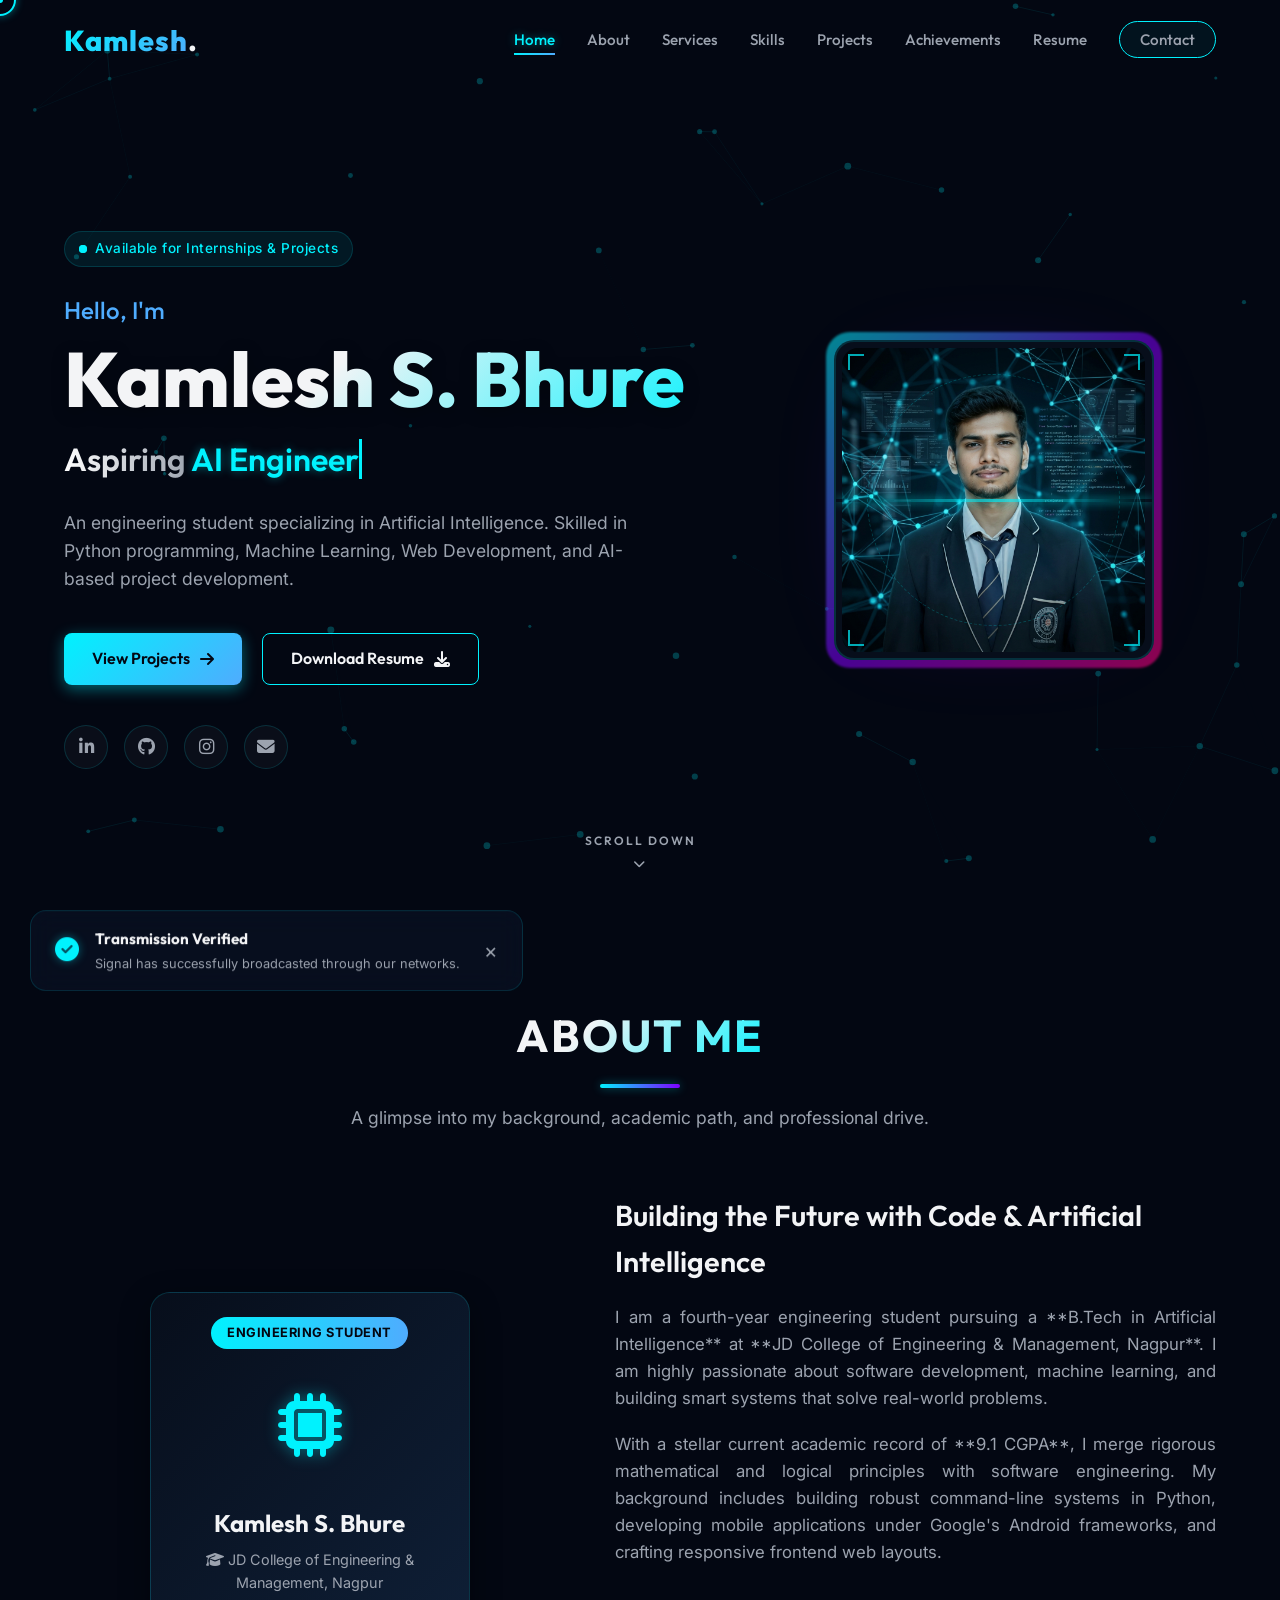
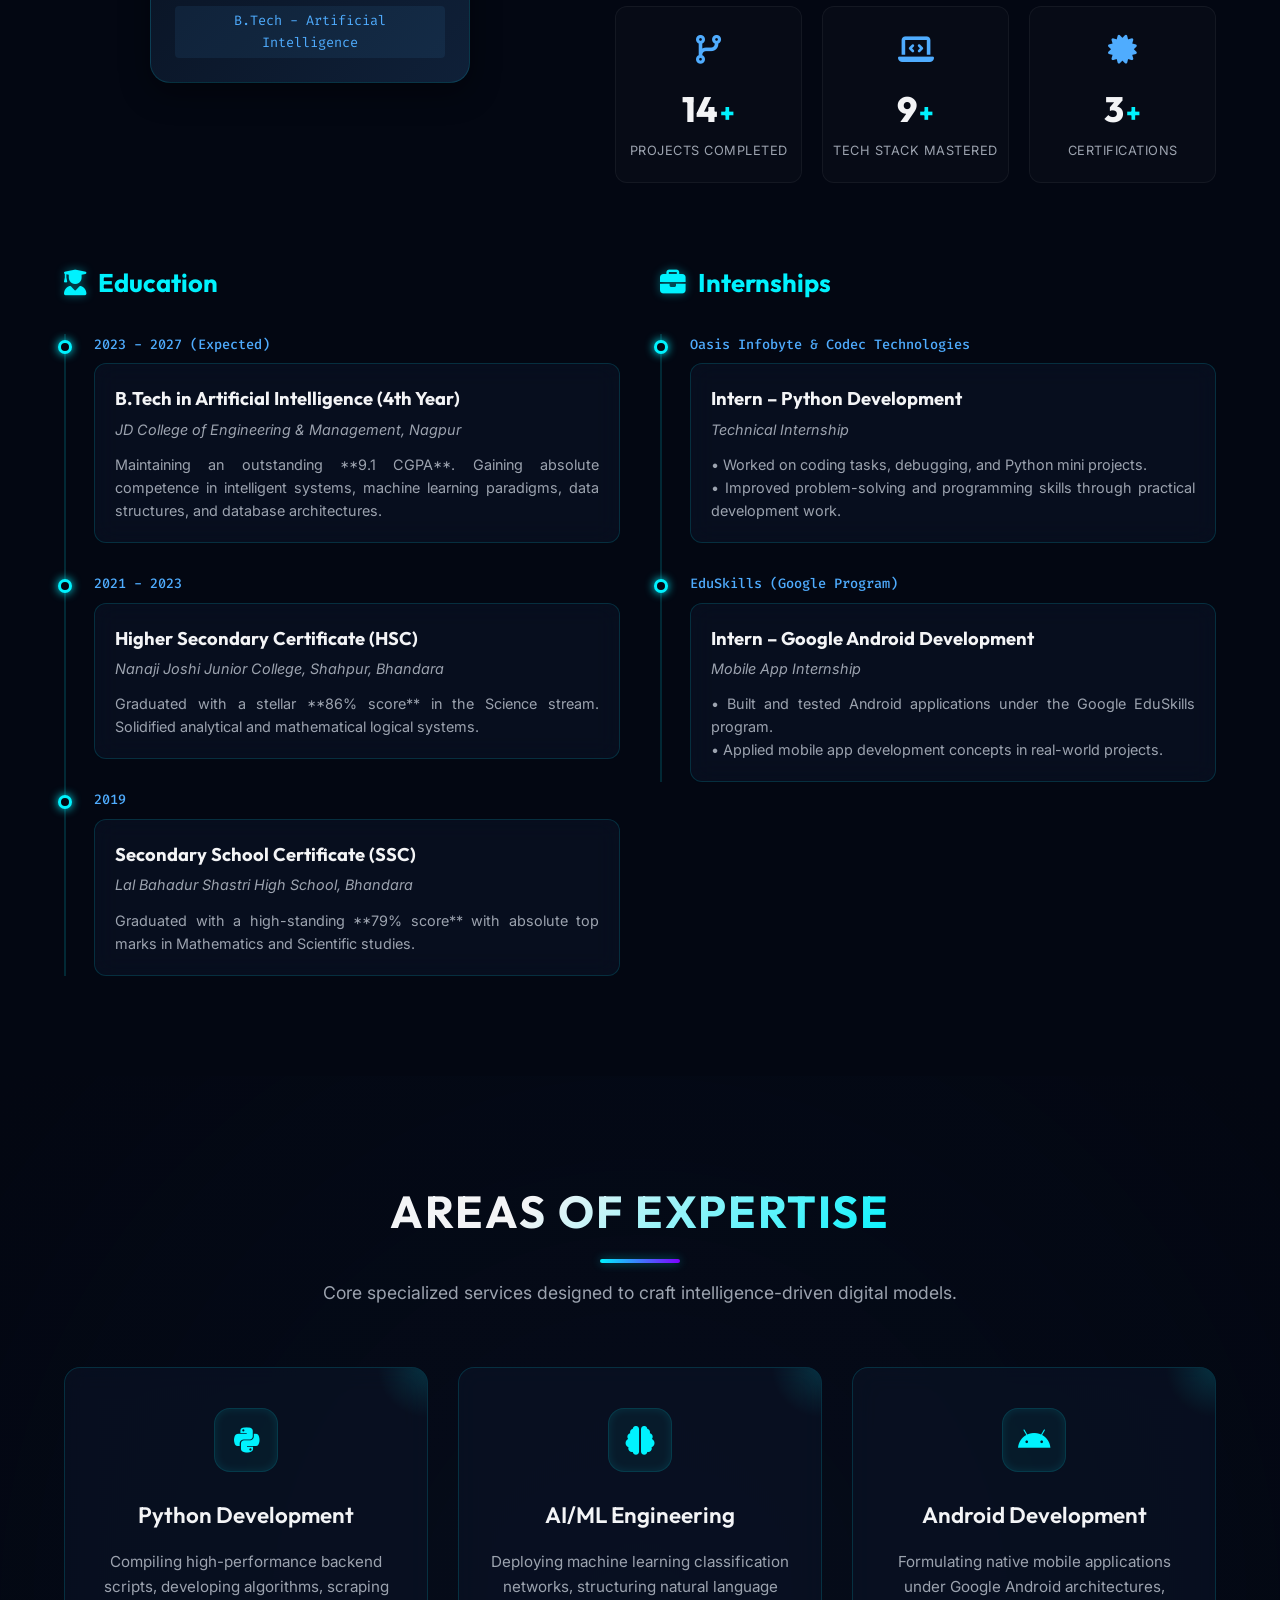
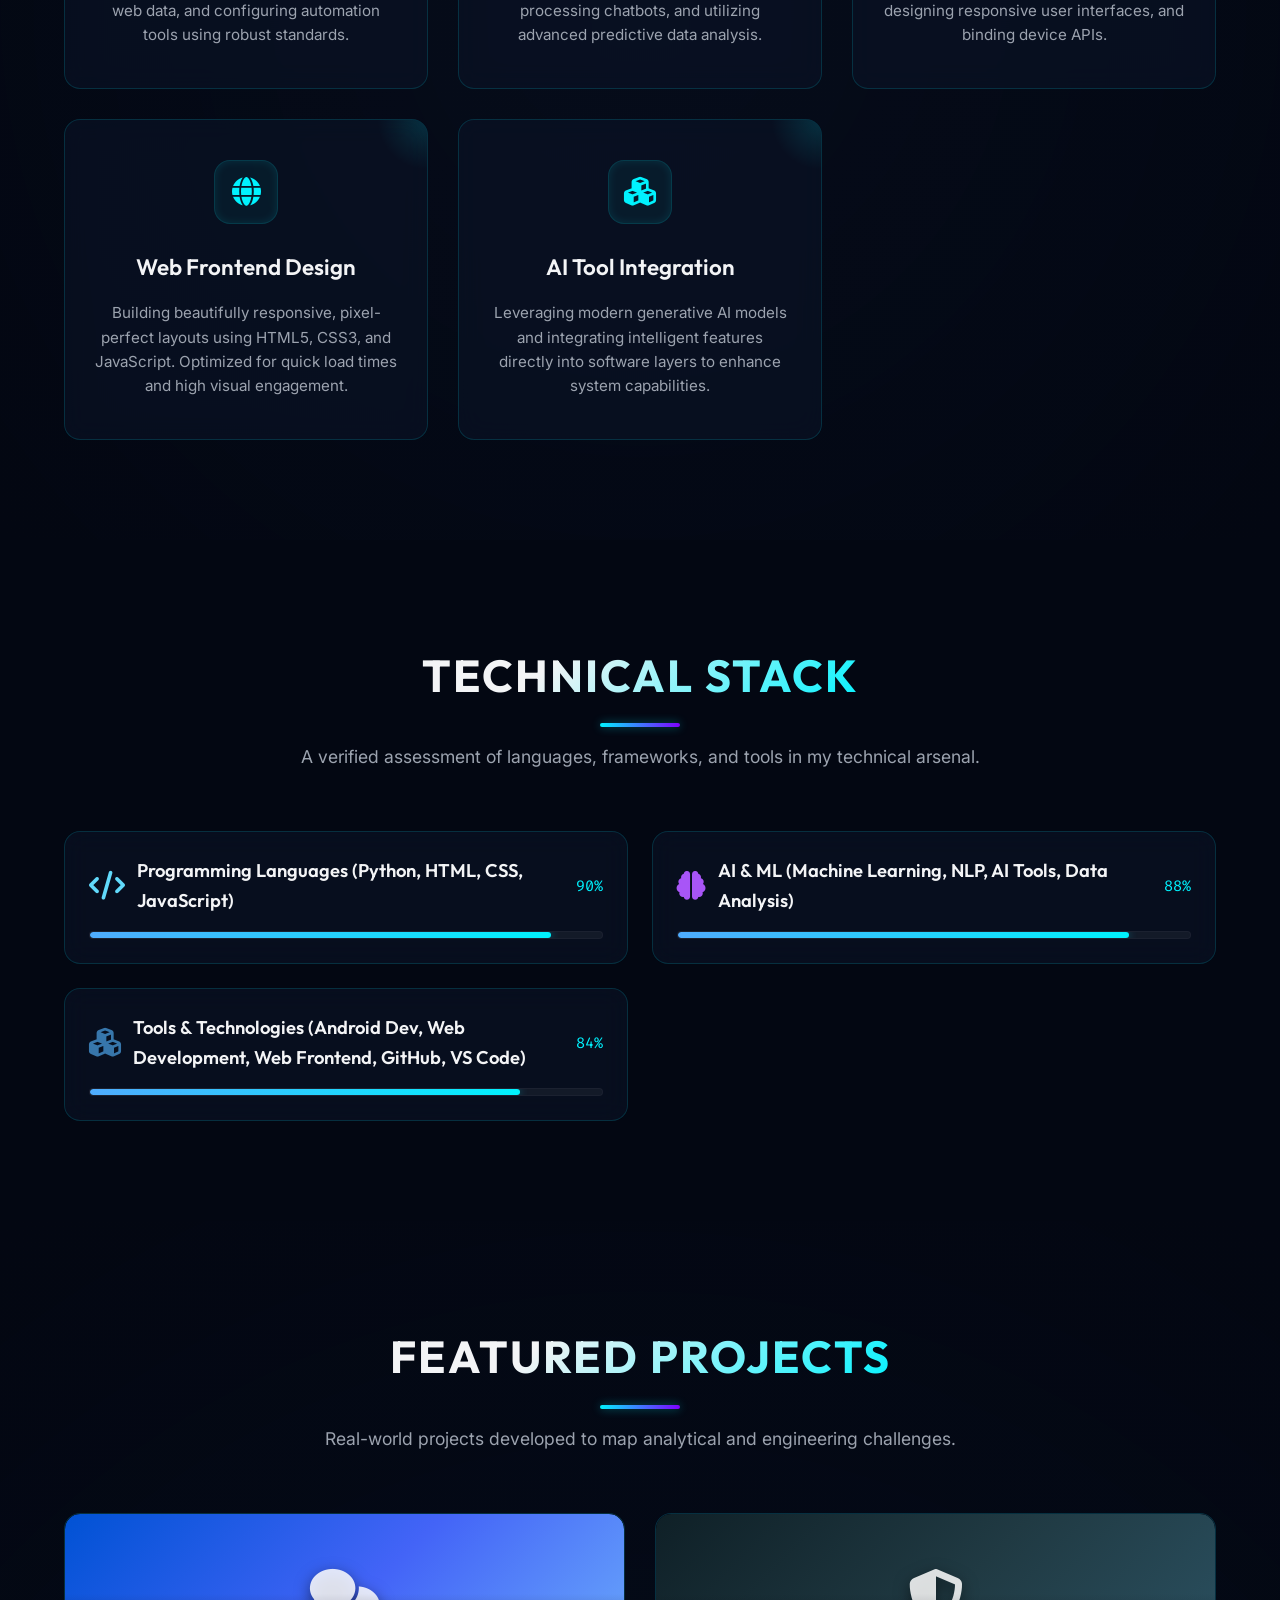
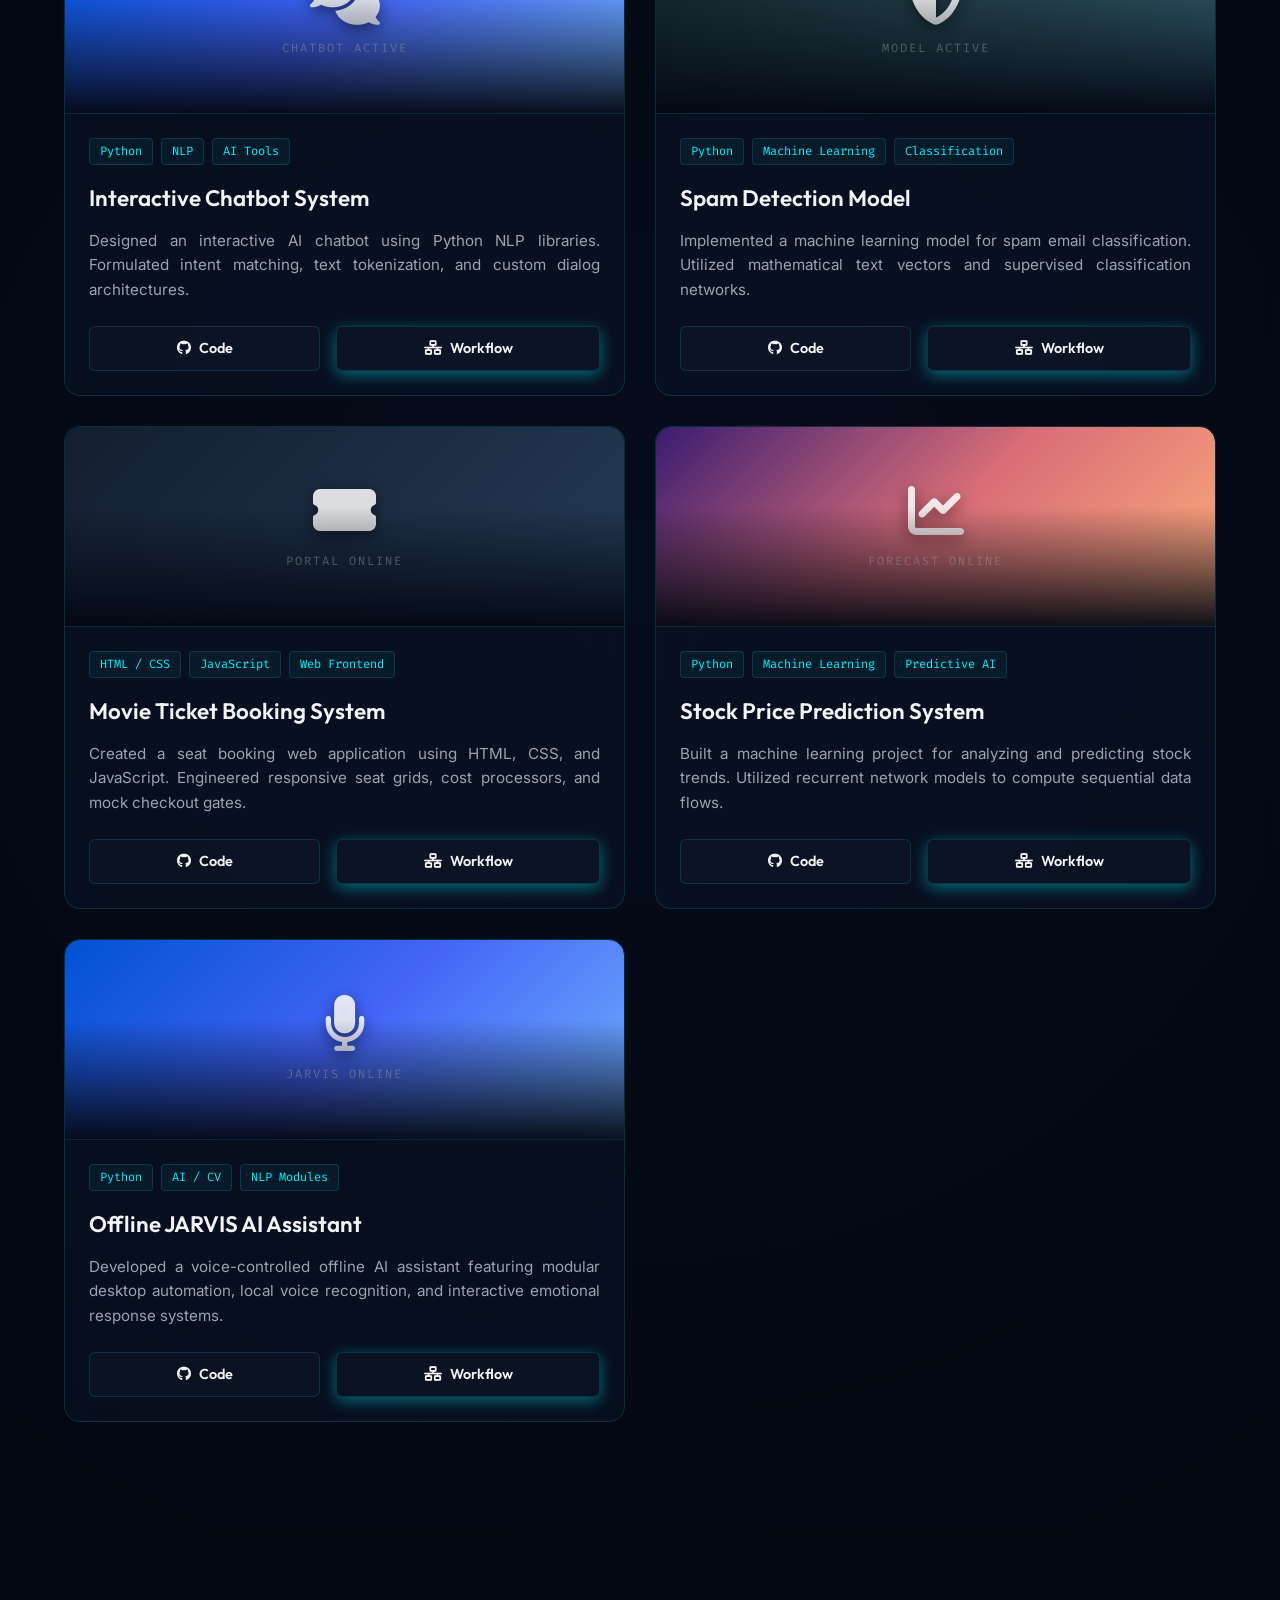
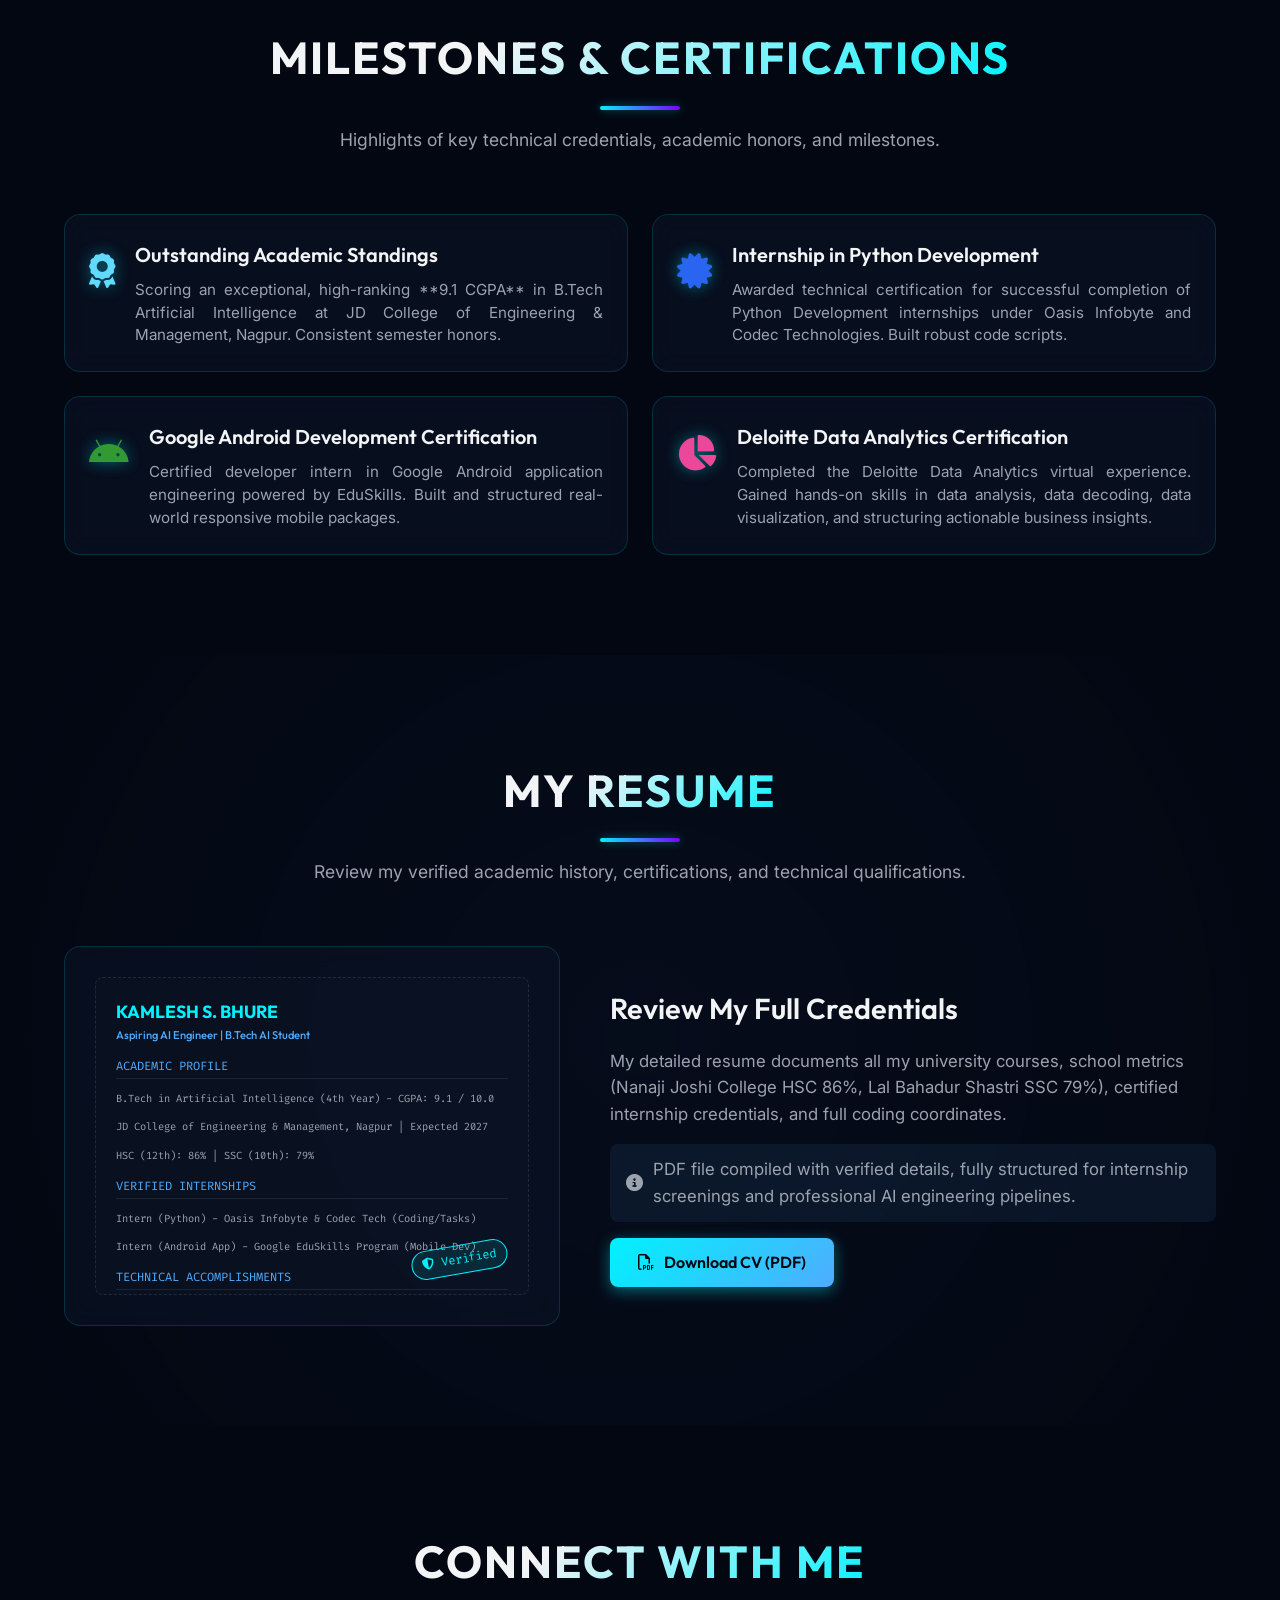
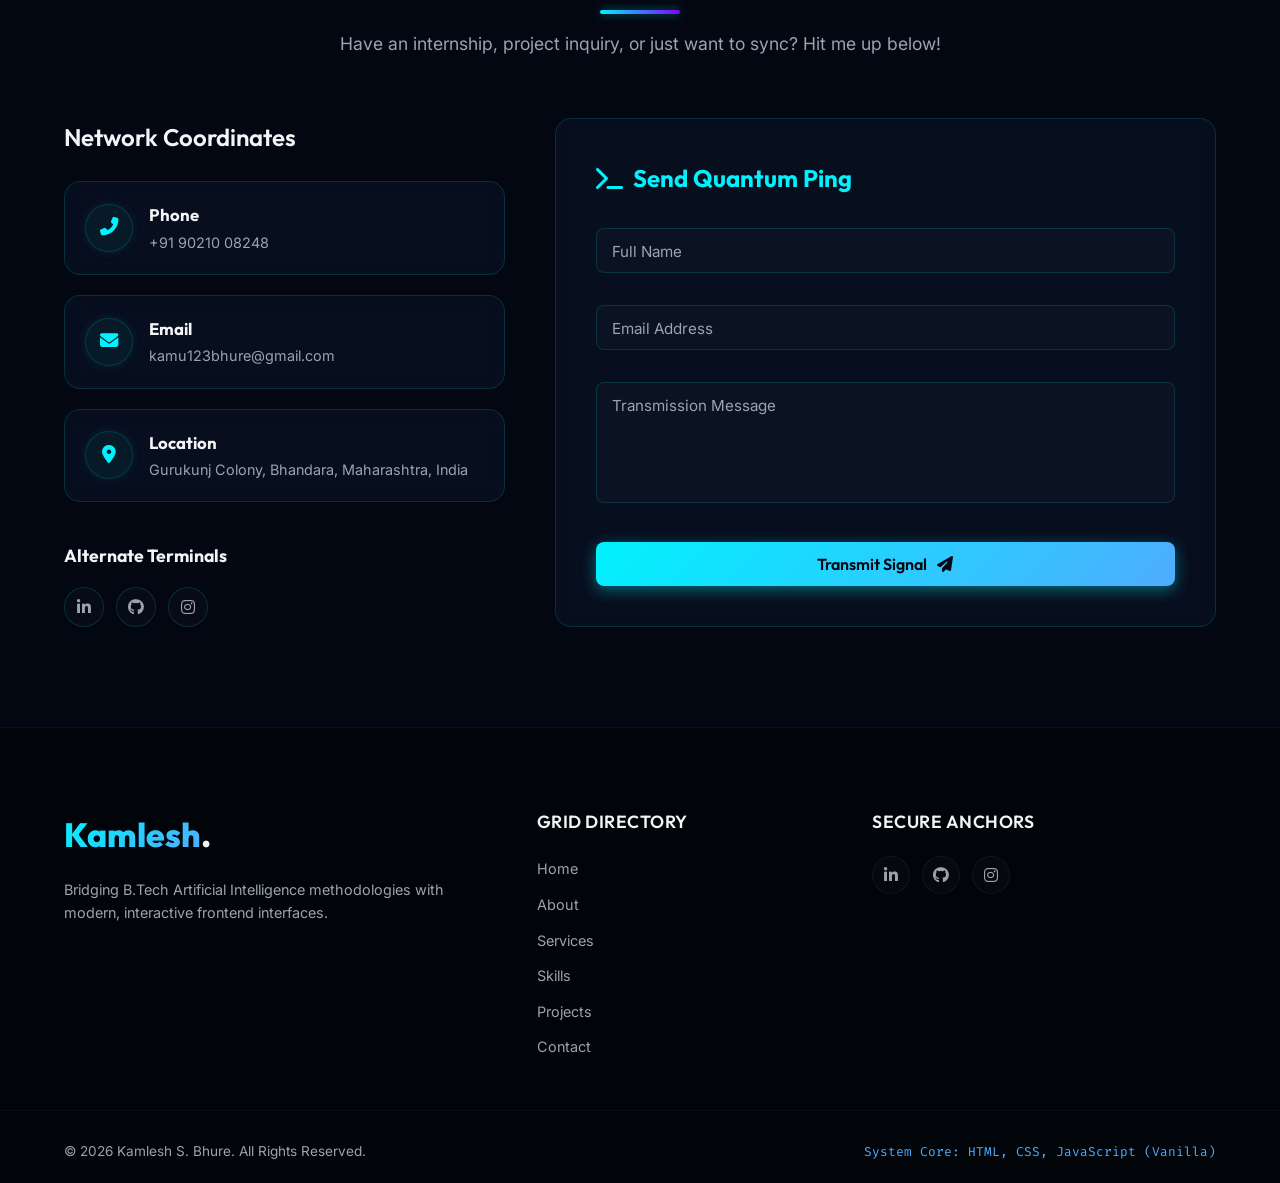
<file: Portfolio/Portfolio/index.html>
<!DOCTYPE html>
<html lang="en">
<head>
    <meta charset="UTF-8">
    <meta name="viewport" content="width=device-width, initial-scale=1.0">
    <meta name="description" content="Kamlesh S. Bhure - Aspiring AI Engineer & Developer. Modern futuristic portfolio showcasing AI, Python, and Android projects.">
    <meta name="keywords" content="Kamlesh S. Bhure, Kamlesh Bhure, Portfolio, AI Engineer, Python Developer, Android Developer, JD College of Engineering Nagpur, Gurukunj Colony Bhandara">
    <meta name="author" content="Kamlesh S. Bhure">
    <title>Kamlesh S. Bhure | AI Engineer & Developer</title>
    
    <!-- Google Fonts -->
    <link rel="preconnect" href="https://fonts.googleapis.com">
    <link rel="preconnect" href="https://fonts.gstatic.com" crossorigin>
    <link href="https://fonts.googleapis.com/css2?family=Inter:wght@300;400;500;600;700&family=Outfit:wght@300;400;500;600;700;800&family=Fira+Code:wght@400;500&display=swap" rel="stylesheet">
    
    <!-- FontAwesome Icons -->
    <link rel="stylesheet" href="https://cdnjs.cloudflare.com/ajax/libs/font-awesome/6.4.0/css/all.min.css">
    
    <!-- Custom CSS -->
    <link rel="stylesheet" href="style.css">
</head>
<body class="dark-theme">

    <!-- Custom Animated Cursor -->
    <div class="custom-cursor-outline"></div>
    <div class="custom-cursor-dot"></div>

    <!-- Scroll Progress Bar -->
    <div class="scroll-progress-container">
        <div class="scroll-progress-bar" id="scrollProgress"></div>
    </div>

    <!-- Futuristic Terminal Loader -->
    <div class="loader-wrapper" id="loader">
        <div class="loader-content">
            <div class="loader-terminal">
                <span class="terminal-prompt">$</span> <span class="terminal-text" id="loaderText">initializing_systems...</span>
                <span class="terminal-cursor">_</span>
            </div>
            <div class="loader-bar-outer">
                <div class="loader-bar-inner" id="loaderBar"></div>
            </div>
            <div class="loader-percentage" id="loaderPercent">0%</div>
        </div>
    </div>

    <!-- Fixed Particle Background Canvas -->
    <canvas id="particleCanvas"></canvas>

    <!-- Header Section (Sticky Navbar) -->
    <header class="header">
        <nav class="navbar container">
            <a href="#home" class="logo" data-hover="true">
                <span class="logo-accent">Kamlesh</span>.
            </a>
            
            <ul class="nav-menu" id="navMenu">
                <li class="nav-item"><a href="#home" class="nav-link active" data-hover="true">Home</a></li>
                <li class="nav-item"><a href="#about" class="nav-link" data-hover="true">About</a></li>
                <li class="nav-item"><a href="#services" class="nav-link" data-hover="true">Services</a></li>
                <li class="nav-item"><a href="#skills" class="nav-link" data-hover="true">Skills</a></li>
                <li class="nav-item"><a href="#projects" class="nav-link" data-hover="true">Projects</a></li>
                <li class="nav-item"><a href="#achievements" class="nav-link" data-hover="true">Achievements</a></li>
                <li class="nav-item"><a href="#resume" class="nav-link" data-hover="true">Resume</a></li>
                <li class="nav-item"><a href="#contact" class="nav-link contact-btn-nav" data-hover="true">Contact</a></li>
            </ul>

            <div class="hamburger" id="hamburger" data-hover="true">
                <span class="bar"></span>
                <span class="bar"></span>
                <span class="bar"></span>
            </div>
        </nav>
    </header>

    <!-- Main Content -->
    <main>
        
        <!-- Hero Section -->
        <section id="home" class="hero-section">
            <div class="container hero-container">
                <div class="hero-content">
                    <div class="hero-badge reveal-fade">
                        <span class="pulse-dot"></span> Available for Internships & Projects
                    </div>
                    <h3 class="hero-subtitle reveal-fade">Hello, I'm</h3>
                    <h1 class="hero-title reveal-fade">Kamlesh S. Bhure</h1>
                    <h2 class="hero-role reveal-fade">
                        <span class="role-static">Aspiring </span>
                        <span class="typing-text" id="typingElement"></span>
                    </h2>
                    <p class="hero-description reveal-fade">
                        An engineering student specializing in Artificial Intelligence. Skilled in Python programming, Machine Learning, Web Development, and AI-based project development.
                    </p>
                    
                    <div class="hero-buttons reveal-fade">
                        <a href="#projects" class="btn btn-primary" data-hover="true">
                            <span>View Projects</span> <i class="fas fa-arrow-right"></i>
                        </a>
                        <a href="#resume" class="btn btn-secondary" data-hover="true">
                            <span>Download Resume</span> <i class="fas fa-download"></i>
                        </a>
                    </div>
                    
                    <div class="hero-socials reveal-fade">
                        <a href="https://www.linkedin.com/in/kamlesh-bhure-5a6a20305/?skipRedirect=true" target="_blank" class="social-icon" data-hover="true" title="LinkedIn">
                            <i class="fab fa-linkedin-in"></i>
                        </a>
                        <a href="https://github.com/kamu16" target="_blank" class="social-icon" data-hover="true" title="GitHub">
                            <i class="fab fa-github"></i>
                        </a>
                        <a href="https://instagram.com/kamlesh.bhure16" target="_blank" class="social-icon" data-hover="true" title="Instagram">
                            <i class="fab fa-instagram"></i>
                        </a>
                        <a href="mailto:kamu123bhure@gmail.com" class="social-icon" data-hover="true" title="Email">
                            <i class="fas fa-envelope"></i>
                        </a>
                    </div>
                </div>
                
                <div class="hero-image-container reveal-fade">
                    <div class="glowing-orb"></div>
                    <div class="profile-card-wrapper" data-tilt="true">
                        <div class="profile-card-border"></div>
                        <div class="profile-card">
                            <!-- High-tech HUD components overlaying the profile picture -->
                            <div class="hud-circle"></div>
                            <div class="hud-corner top-left"></div>
                            <div class="hud-corner top-right"></div>
                            <div class="hud-corner bottom-left"></div>
                            <div class="hud-corner bottom-right"></div>
                            <div class="hud-scanner"></div>
                            <img src="assets/images/profile.png" alt="Kamlesh S. Bhure Profile" class="profile-img" onerror="this.src='https://images.unsplash.com/photo-1618005182384-a83a8bd57fbe?auto=format&fit=crop&w=600&q=80'">
                        </div>
                    </div>
                </div>
            </div>
            
            <div class="scroll-down-indicator">
                <a href="#about" class="scroll-link" data-hover="true">
                    <span>SCROLL DOWN</span>
                    <i class="fas fa-chevron-down animate-bounce"></i>
                </a>
            </div>
        </section>

        <!-- About Section -->
        <section id="about" class="about-section section-padding">
            <div class="container">
                <div class="section-header text-center">
                    <h2 class="section-title">About Me</h2>
                    <div class="title-underline"></div>
                    <p class="section-subtitle">A glimpse into my background, academic path, and professional drive.</p>
                </div>
                
                <div class="about-grid">
                    <div class="about-img-box reveal-left">
                        <div class="tech-card about-card" data-tilt="true">
                            <div class="about-card-badge">ENGINEERING STUDENT</div>
                            <div class="about-card-icon"><i class="fas fa-microchip"></i></div>
                            <div class="about-card-content">
                                <h3>Kamlesh S. Bhure</h3>
                                <p class="institute-name"><i class="fas fa-graduation-cap"></i> JD College of Engineering & Management, Nagpur</p>
                                <span class="card-tag">B.Tech - Artificial Intelligence</span>
                            </div>
                        </div>
                    </div>
                    
                    <div class="about-content reveal-right">
                        <h3 class="about-subheader">Building the Future with Code & Artificial Intelligence</h3>
                        <p class="about-bio">
                            I am a fourth-year engineering student pursuing a **B.Tech in Artificial Intelligence** at **JD College of Engineering & Management, Nagpur**. I am highly passionate about software development, machine learning, and building smart systems that solve real-world problems.
                        </p>
                        <p class="about-bio">
                            With a stellar current academic record of **9.1 CGPA**, I merge rigorous mathematical and logical principles with software engineering. My background includes building robust command-line systems in Python, developing mobile applications under Google's Android frameworks, and crafting responsive frontend web layouts.
                        </p>
                        
                        <!-- Dynamic Counters Grid -->
                        <div class="counters-grid">
                            <div class="counter-card" data-hover="true">
                                <span class="counter-icon"><i class="fas fa-code-branch"></i></span>
                                <h4 class="counter-number" data-target="15">0</h4>
                                <p class="counter-label">Projects Completed</p>
                            </div>
                            <div class="counter-card" data-hover="true">
                                <span class="counter-icon"><i class="fas fa-laptop-code"></i></span>
                                <h4 class="counter-number" data-target="10">0</h4>
                                <p class="counter-label">Tech Stack Mastered</p>
                            </div>
                            <div class="counter-card" data-hover="true">
                                <span class="counter-icon"><i class="fas fa-certificate"></i></span>
                                <h4 class="counter-number" data-target="4">0</h4>
                                <p class="counter-label">Certifications</p>
                            </div>
                        </div>
                    </div>
                </div>

                <!-- Education & Experience Timelines -->
                <div class="timeline-container section-padding-top">
                    <div class="timeline-row">
                        <!-- Education Column -->
                        <div class="timeline-col reveal-left">
                            <h3 class="timeline-heading"><i class="fas fa-user-graduate"></i> Education</h3>
                            <div class="timeline">
                                <div class="timeline-item">
                                    <div class="timeline-dot"></div>
                                    <div class="timeline-date">2023 - 2027 (Expected)</div>
                                    <div class="timeline-content glass-card">
                                        <h4>B.Tech in Artificial Intelligence (4th Year)</h4>
                                        <p class="timeline-location">JD College of Engineering & Management, Nagpur</p>
                                        <p class="timeline-description">Maintaining an outstanding **9.1 CGPA**. Gaining absolute competence in intelligent systems, machine learning paradigms, data structures, and database architectures.</p>
                                    </div>
                                </div>
                                <div class="timeline-item">
                                    <div class="timeline-dot"></div>
                                    <div class="timeline-date">2021 - 2023</div>
                                    <div class="timeline-content glass-card">
                                        <h4>Higher Secondary Certificate (HSC)</h4>
                                        <p class="timeline-location">Nanaji Joshi Junior College, Shahpur, Bhandara</p>
                                        <p class="timeline-description">Graduated with a stellar **86% score** in the Science stream. Solidified analytical and mathematical logical systems.</p>
                                    </div>
                                </div>
                                <div class="timeline-item">
                                    <div class="timeline-dot"></div>
                                    <div class="timeline-date">2019</div>
                                    <div class="timeline-content glass-card">
                                        <h4>Secondary School Certificate (SSC)</h4>
                                        <p class="timeline-location">Lal Bahadur Shastri High School, Bhandara</p>
                                        <p class="timeline-description">Graduated with a high-standing **79% score** with absolute top marks in Mathematics and Scientific studies.</p>
                                    </div>
                                </div>
                            </div>
                        </div>

                        <!-- Experience Column -->
                        <div class="timeline-col reveal-right">
                            <h3 class="timeline-heading"><i class="fas fa-briefcase"></i> Internships</h3>
                            <div class="timeline">
                                <div class="timeline-item">
                                    <div class="timeline-dot"></div>
                                    <div class="timeline-date">Oasis Infobyte & Codec Technologies</div>
                                    <div class="timeline-content glass-card">
                                        <h4>Intern – Python Development</h4>
                                        <p class="timeline-location">Technical Internship</p>
                                        <p class="timeline-description">
                                            • Worked on coding tasks, debugging, and Python mini projects.<br>
                                            • Improved problem-solving and programming skills through practical development work.
                                        </p>
                                    </div>
                                </div>
                                <div class="timeline-item">
                                    <div class="timeline-dot"></div>
                                    <div class="timeline-date">EduSkills (Google Program)</div>
                                    <div class="timeline-content glass-card">
                                        <h4>Intern – Google Android Development</h4>
                                        <p class="timeline-location">Mobile App Internship</p>
                                        <p class="timeline-description">
                                            • Built and tested Android applications under the Google EduSkills program.<br>
                                            • Applied mobile app development concepts in real-world projects.
                                        </p>
                                    </div>
                                </div>
                            </div>
                        </div>
                    </div>
                </div>
            </div>
        </section>

        <!-- Services Section -->
        <section id="services" class="services-section section-padding section-alt">
            <div class="container">
                <div class="section-header text-center">
                    <h2 class="section-title">Areas of Expertise</h2>
                    <div class="title-underline"></div>
                    <p class="section-subtitle">Core specialized services designed to craft intelligence-driven digital models.</p>
                </div>
                
                <div class="services-grid">
                    <div class="service-card glass-card reveal-fade" data-tilt="true" data-hover="true">
                        <div class="service-icon-box"><i class="fab fa-python"></i></div>
                        <h3 class="service-title">Python Development</h3>
                        <p class="service-description">Compiling high-performance backend scripts, developing algorithms, scraping web data, and configuring automation tools using robust standards.</p>
                        <div class="card-glow"></div>
                    </div>
                    
                    <div class="service-card glass-card reveal-fade" data-tilt="true" data-hover="true">
                        <div class="service-icon-box"><i class="fas fa-brain"></i></div>
                        <h3 class="service-title">AI/ML Engineering</h3>
                        <p class="service-description">Deploying machine learning classification networks, structuring natural language processing chatbots, and utilizing advanced predictive data analysis.</p>
                        <div class="card-glow"></div>
                    </div>
                    
                    <div class="service-card glass-card reveal-fade" data-tilt="true" data-hover="true">
                        <div class="service-icon-box"><i class="fab fa-android"></i></div>
                        <h3 class="service-title">Android Development</h3>
                        <p class="service-description">Formulating native mobile applications under Google Android architectures, designing responsive user interfaces, and binding device APIs.</p>
                        <div class="card-glow"></div>
                    </div>
                    
                    <div class="service-card glass-card reveal-fade" data-tilt="true" data-hover="true">
                        <div class="service-icon-box"><i class="fas fa-globe"></i></div>
                        <h3 class="service-title">Web Frontend Design</h3>
                        <p class="service-description">Building beautifully responsive, pixel-perfect layouts using HTML5, CSS3, and JavaScript. Optimized for quick load times and high visual engagement.</p>
                        <div class="card-glow"></div>
                    </div>
                    
                    <div class="service-card glass-card reveal-fade" data-tilt="true" data-hover="true">
                        <div class="service-icon-box"><i class="fas fa-cubes"></i></div>
                        <h3 class="service-title">AI Tool Integration</h3>
                        <p class="service-description">Leveraging modern generative AI models and integrating intelligent features directly into software layers to enhance system capabilities.</p>
                        <div class="card-glow"></div>
                    </div>
                </div>
            </div>
        </section>

        <!-- Skills Section -->
        <section id="skills" class="skills-section section-padding">
            <div class="container">
                <div class="section-header text-center">
                    <h2 class="section-title">Technical Stack</h2>
                    <div class="title-underline"></div>
                    <p class="section-subtitle">A verified assessment of languages, frameworks, and tools in my technical arsenal.</p>
                </div>
                
                <div class="skills-grid">
                    <!-- Programming Languages -->
                    <div class="skill-card glass-card reveal-fade" data-hover="true">
                        <div class="skill-info">
                            <span class="skill-icon"><i class="fas fa-code text-cyan"></i></span>
                            <span class="skill-name">Programming Languages (Python, HTML, CSS, JavaScript)</span>
                            <span class="skill-percentage">90%</span>
                        </div>
                        <div class="skill-progress-wrap">
                            <div class="skill-progress-bar" data-progress="90%"></div>
                        </div>
                    </div>
                    
                    <!-- AI & ML -->
                    <div class="skill-card glass-card reveal-fade" data-hover="true">
                        <div class="skill-info">
                            <span class="skill-icon"><i class="fas fa-brain text-purple"></i></span>
                            <span class="skill-name">AI & ML (Machine Learning, NLP, AI Tools, Data Analysis)</span>
                            <span class="skill-percentage">88%</span>
                        </div>
                        <div class="skill-progress-wrap">
                            <div class="skill-progress-bar" data-progress="88%"></div>
                        </div>
                    </div>
                    
                    <!-- Tools & Technologies -->
                    <div class="skill-card glass-card reveal-fade" data-hover="true">
                        <div class="skill-info">
                            <span class="skill-icon"><i class="fas fa-cubes text-teal"></i></span>
                            <span class="skill-name">Tools & Technologies (Android Dev, Web Development, Web Frontend, GitHub, VS Code)</span>
                            <span class="skill-percentage">84%</span>
                        </div>
                        <div class="skill-progress-wrap">
                            <div class="skill-progress-bar" data-progress="84%"></div>
                        </div>
                    </div>
                </div>
            </div>
        </section>

        <!-- Projects Section -->
        <section id="projects" class="projects-section section-padding section-alt">
            <div class="container">
                <div class="section-header text-center">
                    <h2 class="section-title">Featured Projects</h2>
                    <div class="title-underline"></div>
                    <p class="section-subtitle">Real-world projects developed to map analytical and engineering challenges.</p>
                </div>
                
                <div class="projects-grid">
                    <!-- Project 1: Chatbot System -->
                    <div class="project-card glass-card reveal-fade" data-tilt="true">
                        <div class="project-img-wrapper">
                            <div class="project-overlay-glow"></div>
                            <div class="project-graphic grad-cyan">
                                <i class="fas fa-comments graphic-icon"></i>
                                <span class="graphic-label">CHATBOT ACTIVE</span>
                            </div>
                        </div>
                        <div class="project-content">
                            <div class="project-tags">
                                <span class="tech-badge">Python</span>
                                <span class="tech-badge">NLP</span>
                                <span class="tech-badge">AI Tools</span>
                            </div>
                            <h3 class="project-title">Interactive Chatbot System</h3>
                            <p class="project-description">Designed an interactive AI chatbot using Python NLP libraries. Formulated intent matching, text tokenization, and custom dialog architectures.</p>
                            <div class="project-links">
                                <a href="https://github.com/kamu16" target="_blank" class="project-link-btn" data-hover="true" title="GitHub Code"><i class="fab fa-github"></i> Code</a>
                                <a href="javascript:void(0)" class="project-link-btn workflow-btn btn-primary" data-hover="true" data-project="chatbot" title="View System Workflow"><i class="fas fa-network-wired"></i> Workflow</a>
                            </div>
                        </div>
                    </div>
                    
                    <!-- Project 2: Spam Detection -->
                    <div class="project-card glass-card reveal-fade" data-tilt="true">
                        <div class="project-img-wrapper">
                            <div class="project-overlay-glow"></div>
                            <div class="project-graphic grad-blue">
                                <i class="fas fa-shield-halved graphic-icon"></i>
                                <span class="graphic-label">MODEL ACTIVE</span>
                            </div>
                        </div>
                        <div class="project-content">
                            <div class="project-tags">
                                <span class="tech-badge">Python</span>
                                <span class="tech-badge">Machine Learning</span>
                                <span class="tech-badge">Classification</span>
                            </div>
                            <h3 class="project-title">Spam Detection Model</h3>
                            <p class="project-description">Implemented a machine learning model for spam email classification. Utilized mathematical text vectors and supervised classification networks.</p>
                            <div class="project-links">
                                <a href="https://github.com/kamu16" target="_blank" class="project-link-btn" data-hover="true" title="GitHub Code"><i class="fab fa-github"></i> Code</a>
                                <a href="javascript:void(0)" class="project-link-btn workflow-btn btn-primary" data-hover="true" data-project="spam" title="View System Workflow"><i class="fas fa-network-wired"></i> Workflow</a>
                            </div>
                        </div>
                    </div>
                    
                    <!-- Project 3: Movie Ticket Booking System -->
                    <div class="project-card glass-card reveal-fade" data-tilt="true">
                        <div class="project-img-wrapper">
                            <div class="project-overlay-glow"></div>
                            <div class="project-graphic grad-purple">
                                <i class="fas fa-ticket-alt graphic-icon"></i>
                                <span class="graphic-label">PORTAL ONLINE</span>
                            </div>
                        </div>
                        <div class="project-content">
                            <div class="project-tags">
                                <span class="tech-badge">HTML / CSS</span>
                                <span class="tech-badge">JavaScript</span>
                                <span class="tech-badge">Web Frontend</span>
                            </div>
                            <h3 class="project-title">Movie Ticket Booking System</h3>
                            <p class="project-description">Created a seat booking web application using HTML, CSS, and JavaScript. Engineered responsive seat grids, cost processors, and mock checkout gates.</p>
                            <div class="project-links">
                                <a href="https://github.com/kamu16" target="_blank" class="project-link-btn" data-hover="true" title="GitHub Code"><i class="fab fa-github"></i> Code</a>
                                <a href="javascript:void(0)" class="project-link-btn workflow-btn btn-primary" data-hover="true" data-project="booking" title="View System Workflow"><i class="fas fa-network-wired"></i> Workflow</a>
                            </div>
                        </div>
                    </div>
                    
                    <!-- Project 4: Stock Price Prediction -->
                    <div class="project-card glass-card reveal-fade" data-tilt="true">
                        <div class="project-img-wrapper">
                            <div class="project-overlay-glow"></div>
                            <div class="project-graphic grad-pink">
                                <i class="fas fa-chart-line graphic-icon"></i>
                                <span class="graphic-label">FORECAST ONLINE</span>
                            </div>
                        </div>
                        <div class="project-content">
                            <div class="project-tags">
                                <span class="tech-badge">Python</span>
                                <span class="tech-badge">Machine Learning</span>
                                <span class="tech-badge">Predictive AI</span>
                            </div>
                            <h3 class="project-title">Stock Price Prediction System</h3>
                            <p class="project-description">Built a machine learning project for analyzing and predicting stock trends. Utilized recurrent network models to compute sequential data flows.</p>
                            <div class="project-links">
                                <a href="https://github.com/kamu16" target="_blank" class="project-link-btn" data-hover="true" title="GitHub Code"><i class="fab fa-github"></i> Code</a>
                                <a href="javascript:void(0)" class="project-link-btn workflow-btn btn-primary" data-hover="true" data-project="stock" title="View System Workflow"><i class="fas fa-network-wired"></i> Workflow</a>
                            </div>
                        </div>
                    </div>

                    <!-- Project 5: Offline JARVIS AI Assistant -->
                    <div class="project-card glass-card reveal-fade" data-tilt="true">
                        <div class="project-img-wrapper">
                            <div class="project-overlay-glow"></div>
                            <div class="project-graphic grad-cyan">
                                <i class="fas fa-microphone graphic-icon"></i>
                                <span class="graphic-label">JARVIS ONLINE</span>
                            </div>
                        </div>
                        <div class="project-content">
                            <div class="project-tags">
                                <span class="tech-badge">Python</span>
                                <span class="tech-badge">AI / CV</span>
                                <span class="tech-badge">NLP Modules</span>
                            </div>
                            <h3 class="project-title">Offline JARVIS AI Assistant</h3>
                            <p class="project-description">Developed a voice-controlled offline AI assistant featuring modular desktop automation, local voice recognition, and interactive emotional response systems.</p>
                            <div class="project-links">
                                <a href="https://github.com/kamu16" target="_blank" class="project-link-btn" data-hover="true" title="GitHub Code"><i class="fab fa-github"></i> Code</a>
                                <a href="javascript:void(0)" class="project-link-btn workflow-btn btn-primary" data-hover="true" data-project="jarvis" title="View System Workflow"><i class="fas fa-network-wired"></i> Workflow</a>
                            </div>
                        </div>
                    </div>
                </div>
            </div>
        </section>

        <!-- Achievements Section -->
        <section id="achievements" class="achievements-section section-padding">
            <div class="container">
                <div class="section-header text-center">
                    <h2 class="section-title">Milestones & Certifications</h2>
                    <div class="title-underline"></div>
                    <p class="section-subtitle">Highlights of key technical credentials, academic honors, and milestones.</p>
                </div>
                
                <div class="achievements-grid">
                    <div class="achievement-card glass-card reveal-fade" data-hover="true">
                        <div class="achievement-icon-box"><i class="fas fa-award text-cyan"></i></div>
                        <div class="achievement-text">
                            <h3>Outstanding Academic Standings</h3>
                            <p>Scoring an exceptional, high-ranking **9.1 CGPA** in B.Tech Artificial Intelligence at JD College of Engineering & Management, Nagpur. Consistent semester honors.</p>
                        </div>
                    </div>
                    
                    <div class="achievement-card glass-card reveal-fade" data-hover="true">
                        <div class="achievement-icon-box"><i class="fas fa-certificate text-blue"></i></div>
                        <div class="achievement-text">
                            <h3>Internship in Python Development</h3>
                            <p>Awarded technical certification for successful completion of Python Development internships under Oasis Infobyte and Codec Technologies. Built robust code scripts.</p>
                        </div>
                    </div>
                    
                    <div class="achievement-card glass-card reveal-fade" data-hover="true">
                        <div class="achievement-icon-box"><i class="fab fa-android text-green"></i></div>
                        <div class="achievement-text">
                            <h3>Google Android Development Certification</h3>
                            <p>Certified developer intern in Google Android application engineering powered by EduSkills. Built and structured real-world responsive mobile packages.</p>
                        </div>
                    </div>
                    
                    <div class="achievement-card glass-card reveal-fade" data-hover="true">
                        <div class="achievement-icon-box"><i class="fas fa-chart-pie text-pink"></i></div>
                        <div class="achievement-text">
                            <h3>Deloitte Data Analytics Certification</h3>
                            <p>Completed the Deloitte Data Analytics virtual experience. Gained hands-on skills in data analysis, data decoding, data visualization, and structuring actionable business insights.</p>
                        </div>
                    </div>
                </div>
            </div>
        </section>

        <!-- Resume Section -->
        <section id="resume" class="resume-section section-padding section-alt">
            <div class="container">
                <div class="section-header text-center">
                    <h2 class="section-title">My Resume</h2>
                    <div class="title-underline"></div>
                    <p class="section-subtitle">Review my verified academic history, certifications, and technical qualifications.</p>
                </div>
                
                <div class="resume-grid">
                    <div class="resume-preview-card glass-card reveal-fade" data-tilt="true">
                        <div class="resume-inner-card">
                            <div class="resume-header-mock">
                                <h3>KAMLESH S. BHURE</h3>
                                <p style="font-size: 0.7rem; color: var(--secondary-color); margin-bottom: 12px; font-family: var(--font-heading); font-weight: 500;">Aspiring AI Engineer | B.Tech AI Student</p>
                            </div>
                            <div class="resume-body-mock">
                                <div class="mock-line title">ACADEMIC PROFILE</div>
                                <div class="mock-line text">B.Tech in Artificial Intelligence (4th Year) - CGPA: 9.1 / 10.0</div>
                                <div class="mock-line text">JD College of Engineering & Management, Nagpur | Expected 2027</div>
                                <div class="mock-line text">HSC (12th): 86% | SSC (10th): 79%</div>
                                <div class="mock-line title">VERIFIED INTERNSHIPS</div>
                                <div class="mock-line text">Intern (Python) - Oasis Infobyte & Codec Tech (Coding/Tasks)</div>
                                <div class="mock-line text">Intern (Android App) - Google EduSkills Program (Mobile Dev)</div>
                                <div class="mock-line title">TECHNICAL ACCOMPLISHMENTS</div>
                                <div class="mock-line text">Chatbot (NLP) | Spam Classification Model (ML) | Movie Booking System</div>
                                <div class="mock-line text">Stock Price Prediction System | Offline JARVIS AI Assistant</div>
                            </div>
                            <div class="resume-seal"><i class="fas fa-shield-halved"></i> Verified</div>
                        </div>
                    </div>
                    
                    <div class="resume-download-content reveal-right">
                        <h3>Review My Full Credentials</h3>
                        <p>
                            My detailed resume documents all my university courses, school metrics (Nanaji Joshi College HSC 86%, Lal Bahadur Shastri SSC 79%), certified internship credentials, and full coding coordinates.
                        </p>
                        <p class="resume-note">
                            <i class="fas fa-circle-info"></i> PDF file compiled with verified details, fully structured for internship screenings and professional AI engineering pipelines.
                        </p>
                        
                        <div class="resume-btn-wrap">
                            <!-- Download PDF trigger pointing to assets/resume.pdf -->
                            <a href="assets/resume.pdf" download="Kamlesh_S_Bhure_Resume.pdf" class="btn btn-primary btn-glow" data-hover="true">
                                <span class="btn-icon"><i class="far fa-file-pdf"></i></span>
                                <span>Download CV (PDF)</span>
                            </a>
                        </div>
                    </div>
                </div>
            </div>
        </section>

        <!-- Contact Section -->
        <section id="contact" class="contact-section section-padding">
            <div class="container">
                <div class="section-header text-center">
                    <h2 class="section-title">Connect With Me</h2>
                    <div class="title-underline"></div>
                    <p class="section-subtitle">Have an internship, project inquiry, or just want to sync? Hit me up below!</p>
                </div>
                
                <div class="contact-grid">
                    <!-- Contact Cards -->
                    <div class="contact-info-column reveal-left">
                        <h3 class="contact-subheading">Network Coordinates</h3>
                        
                        <div class="info-card-deck">
                            <div class="info-card glass-card" data-hover="true">
                                <div class="info-icon"><i class="fas fa-phone-alt"></i></div>
                                <div class="info-text">
                                    <h4>Phone</h4>
                                    <p>+91 90210 08248</p>
                                </div>
                            </div>
                            
                            <div class="info-card glass-card" data-hover="true">
                                <div class="info-icon"><i class="fas fa-envelope"></i></div>
                                <div class="info-text">
                                    <h4>Email</h4>
                                    <p>kamu123bhure@gmail.com</p>
                                </div>
                            </div>
                            
                            <div class="info-card glass-card" data-hover="true">
                                <div class="info-icon"><i class="fas fa-map-marker-alt"></i></div>
                                <div class="info-text">
                                    <h4>Location</h4>
                                    <p>Gurukunj Colony, Bhandara, Maharashtra, India</p>
                                </div>
                            </div>
                        </div>
                        
                        <div class="contact-social-wrap">
                            <h4>Alternate Terminals</h4>
                            <div class="social-links-row">
                                <a href="https://www.linkedin.com/in/kamlesh-bhure-5a6a20305/?skipRedirect=true" target="_blank" class="social-circle" data-hover="true" title="LinkedIn"><i class="fab fa-linkedin-in"></i></a>
                                <a href="https://github.com/kamu16" target="_blank" class="social-circle" data-hover="true" title="GitHub"><i class="fab fa-github"></i></a>
                                <a href="https://instagram.com/kamlesh.bhure16" target="_blank" class="social-circle" data-hover="true" title="Instagram"><i class="fab fa-instagram"></i></a>
                            </div>
                        </div>
                    </div>
                    
                    <!-- Contact Form -->
                    <div class="contact-form-column reveal-right">
                        <div class="glass-card form-card">
                            <h3 class="form-title"><i class="fas fa-terminal"></i> Send Quantum Ping</h3>
                            
                            <form id="contactForm" novalidate>
                                <div class="form-group">
                                    <input type="text" id="name" name="name" class="form-input" placeholder=" " required>
                                    <label for="name" class="form-label">Full Name</label>
                                    <span class="input-glow"></span>
                                    <div class="error-msg">Please introduce yourself.</div>
                                </div>
                                
                                <div class="form-group">
                                    <input type="email" id="email" name="email" class="form-input" placeholder=" " required>
                                    <label for="email" class="form-label">Email Address</label>
                                    <span class="input-glow"></span>
                                    <div class="error-msg">Please enter a valid communications link (email).</div>
                                </div>
                                
                                <div class="form-group">
                                    <textarea id="message" name="message" class="form-input text-area" placeholder=" " rows="5" required></textarea>
                                    <label for="message" class="form-label">Transmission Message</label>
                                    <span class="input-glow"></span>
                                    <div class="error-msg">Please declare your query payload (message).</div>
                                </div>
                                
                                <button type="submit" class="btn btn-primary submit-btn btn-glow" data-hover="true">
                                    <span>Transmit Signal</span> <i class="fas fa-paper-plane"></i>
                                </button>
                            </form>
                        </div>
                    </div>
                </div>
            </div>
        </section>
    </main>

    <!-- Footer -->
    <footer class="footer">
        <div class="container footer-container">
            <div class="footer-brand">
                <a href="#home" class="footer-logo" data-hover="true"><span class="logo-accent">Kamlesh</span>.</a>
                <p class="footer-description">Bridging B.Tech Artificial Intelligence methodologies with modern, interactive frontend interfaces.</p>
            </div>
            
            <div class="footer-links">
                <h4>Grid Directory</h4>
                <ul class="footer-nav">
                    <li><a href="#home" data-hover="true">Home</a></li>
                    <li><a href="#about" data-hover="true">About</a></li>
                    <li><a href="#services" data-hover="true">Services</a></li>
                    <li><a href="#skills" data-hover="true">Skills</a></li>
                    <li><a href="#projects" data-hover="true">Projects</a></li>
                    <li><a href="#contact" data-hover="true">Contact</a></li>
                </ul>
            </div>
            
            <div class="footer-socials-block">
                <h4>Secure Anchors</h4>
                <div class="footer-socials">
                    <a href="https://www.linkedin.com/in/kamlesh-bhure-5a6a20305/?skipRedirect=true" target="_blank" data-hover="true" title="LinkedIn"><i class="fab fa-linkedin-in"></i></a>
                    <a href="https://github.com/kamu16" target="_blank" data-hover="true" title="GitHub"><i class="fab fa-github"></i></a>
                    <a href="https://instagram.com/kamlesh.bhure16" target="_blank" data-hover="true" title="Instagram"><i class="fab fa-instagram"></i></a>
                </div>
            </div>
        </div>
        
        <div class="footer-bottom text-center">
            <div class="container footer-bottom-container">
                <p class="copyright-text">&copy; 2026 Kamlesh S. Bhure. All Rights Reserved.</p>
                <p class="powered-by">System Core: HTML, CSS, JavaScript (Vanilla)</p>
            </div>
        </div>
    </footer>

    <!-- Back to Top Button -->
    <div class="back-to-top" id="backToTop" data-hover="true">
        <i class="fas fa-chevron-up"></i>
    </div>

    <!-- Contact Status Toast Notification -->
    <div class="toast-container" id="toastContainer">
        <div class="toast glass-card" id="contactToast">
            <div class="toast-icon" id="toastIcon"><i class="fas fa-circle-check"></i></div>
            <div class="toast-content">
                <h4 id="toastTitle">Transmission Verified</h4>
                <p id="toastMessage">Signal has successfully broadcasted through our networks.</p>
            </div>
            <div class="toast-close" id="toastClose" data-hover="true">&times;</div>
        </div>
    </div>

    <!-- Project Workflow Modal -->
    <div class="modal-overlay" id="workflowModal">
        <div class="modal-content glass-card animate-scale">
            <button class="modal-close" id="modalClose" data-hover="true">&times;</button>
            <div class="modal-header">
                <div class="modal-icon-box" id="modalProjectIcon"><i class="fas fa-network-wired"></i></div>
                <div class="modal-title-wrap">
                    <h3 class="modal-project-title" id="modalTitle">Project Architecture</h3>
                    <div class="modal-tags" id="modalTags">
                        <!-- Dynamic Badges Injected here -->
                    </div>
                </div>
            </div>
            <div class="modal-body">
                <h4 class="modal-subtitle"><i class="fas fa-project-diagram"></i> Execution Pipeline</h4>
                <div class="workflow-timeline" id="modalWorkflowTimeline">
                    <!-- Dynamic Steps Injected here -->
                </div>
            </div>
        </div>
    </div>

    <!-- Custom Script -->
    <script src="script.js"></script>
</body>
</html>
</file>
<file: Calculator/style.css>
/* ==========================================================================
   AUREUM // LUXURY CHAMPAGNE GOLD & OBSIDIAN DESIGN SYSTEM
   ========================================================================== */

:root {
    /* Luxury Gold & Metallic Color Palette */
    --bg-dark: #08080c;
    --neon-blue: #d4af37;        /* Solid Metallic Champagne Gold */
    --neon-purple: #b38728;      /* Warm Copper-Gold */
    --neon-magenta: #ffea9f;     /* High-Light Pale Gold */
    --neon-green: #a3c9a8;       /* Subtle Sage Green Status */
    --neon-amber: #e5a93b;       /* Warm Bronze-Gold */
    --neon-danger: #c0392b;      /* Dark Crimson Warning */
    --text-white: #ffffff;
    --text-muted: rgba(255, 255, 255, 0.55);
    
    /* Premium Glassmorphism Properties */
    --glass-bg: rgba(18, 18, 24, 0.65);
    --glass-border: rgba(212, 175, 55, 0.15); /* Gold Wireframe border */
    --glass-glow: 0 16px 48px 0 rgba(0, 0, 0, 0.85);
    
    /* Layout & Fonts */
    --font-sci-fi: 'Orbitron', -apple-system, sans-serif;
    --font-ui: 'Outfit', -apple-system, sans-serif;
}

/* ==========================================================================
   RESET & SYSTEM BASE
   ========================================================================== */

* {
    margin: 0;
    padding: 0;
    box-sizing: border-box;
    user-select: none;
    -webkit-user-select: none;
}

body {
    background-color: var(--bg-dark);
    font-family: var(--font-ui);
    color: var(--text-white);
    min-height: 100vh;
    width: 100vw;
    display: flex;
    justify-content: center;
    align-items: center;
    overflow: hidden;
    position: relative;
}

/* Background Canvas for interactive golden stardust */
#particle-canvas {
    position: absolute;
    top: 0;
    left: 0;
    width: 100%;
    height: 100%;
    z-index: 1;
    pointer-events: all;
}

/* Ambient Pulse Glows in background (Subtle Warm Shifting) */
.ambient-glow {
    position: absolute;
    width: 60vmax;
    height: 60vmax;
    border-radius: 50%;
    filter: blur(140px);
    opacity: 0.12;
    z-index: 0;
    pointer-events: none;
    animation: float-glow 25s infinite alternate ease-in-out;
}

.gold-glow {
    background: radial-gradient(circle, var(--neon-blue) 0%, transparent 75%);
    top: -15%;
    left: -10%;
    animation-delay: 0s;
}

.platinum-glow {
    background: radial-gradient(circle, #e5e4e2 0%, transparent 75%);
    bottom: -15%;
    right: -10%;
    animation-delay: -6s;
}

@keyframes float-glow {
    0% {
        transform: translate(0, 0) scale(1);
    }
    100% {
        transform: translate(5%, 4%) scale(1.1);
    }
}

/* ==========================================================================
   MAIN LAYOUT & HOLO-FRAME
   ========================================================================== */

.system-container {
    position: relative;
    z-index: 2;
    padding: 20px;
    display: flex;
    justify-content: center;
    align-items: center;
    width: 100%;
    max-width: 440px;
}

/* Stationary luxury glass widget (No tilts, no floats) */
.holo-frame {
    width: 100%;
    background: var(--glass-bg);
    backdrop-filter: blur(35px);
    -webkit-backdrop-filter: blur(35px);
    border: 1px solid var(--glass-border);
    border-radius: 32px;
    padding: 24px;
    box-shadow: var(--glass-glow),
                0 0 50px rgba(212, 175, 55, 0.04),
                inset 0 0 25px rgba(255, 255, 255, 0.01);
    position: relative;
    overflow: hidden;
}

.holo-frame::before {
    content: '';
    position: absolute;
    top: -50%;
    left: -50%;
    width: 200%;
    height: 200%;
    background: radial-gradient(circle, rgba(255,255,255,0.02) 0%, transparent 60%);
    pointer-events: none;
    z-index: 2;
}

/* Top bar styled like system status indicators */
.calc-header {
    display: flex;
    justify-content: space-between;
    align-items: center;
    margin-bottom: 20px;
    padding-bottom: 12px;
    border-bottom: 1px solid rgba(255, 255, 255, 0.05);
}

.system-status {
    display: flex;
    align-items: center;
    gap: 8px;
}

.status-indicator {
    width: 6px;
    height: 6px;
    border-radius: 50%;
    position: relative;
}

.status-indicator.online {
    background-color: var(--neon-blue);
    box-shadow: 0 0 10px var(--neon-blue);
    animation: status-pulse 2s infinite ease-in-out;
}

@keyframes status-pulse {
    0%, 100% { opacity: 0.4; }
    50% { opacity: 1; }
}

.status-text {
    font-family: var(--font-sci-fi);
    font-size: 0.65rem;
    font-weight: 500;
    letter-spacing: 1px;
    color: var(--text-muted);
}

.calc-brand {
    font-family: var(--font-sci-fi);
    font-size: 0.85rem;
    font-weight: 900;
    letter-spacing: 4px;
    color: #fff;
    position: relative;
}

.brand-glow {
    text-shadow: 0 0 8px rgba(255, 255, 255, 0.3),
                 0 0 15px var(--neon-blue);
    animation: neon-text-flicker 6s infinite alternate;
}

.header-controls {
    display: flex;
    align-items: center;
}

/* Sound Wave Mute Toggle Button */
.sound-toggle {
    background: rgba(255, 255, 255, 0.02);
    border: 1px solid rgba(255, 255, 255, 0.06);
    width: 32px;
    height: 32px;
    border-radius: 8px;
    cursor: pointer;
    display: flex;
    justify-content: center;
    align-items: center;
    color: var(--text-muted);
    transition: all 0.3s ease;
}

.sound-toggle:hover {
    color: var(--neon-blue);
    border-color: var(--neon-blue);
    background: rgba(212, 175, 55, 0.08);
    box-shadow: 0 0 12px rgba(212, 175, 55, 0.2);
}

.sound-toggle.active {
    color: var(--neon-blue);
    border-color: rgba(212, 175, 55, 0.3);
}

.sound-toggle.active .wave-bar {
    animation: sound-bounce 1s infinite alternate ease-in-out;
}

.sound-toggle.active .wave-bar-1 { animation-delay: 0.1s; }
.sound-toggle.active .wave-bar-2 { animation-delay: 0.3s; }
.sound-toggle.active .wave-bar-3 { animation-delay: 0.2s; }
.sound-toggle.active .wave-bar-4 { animation-delay: 0.4s; }

@keyframes sound-bounce {
    0% { transform: scaleY(0.4); transform-origin: center; }
    100% { transform: scaleY(1); transform-origin: center; }
}

.sound-wave {
    width: 16px;
    height: 16px;
}

/* ==========================================================================
   DISPLAY SCREEN
   ========================================================================== */

.calc-display-wrapper {
    background: rgba(4, 4, 6, 0.85);
    border: 1px solid rgba(212, 175, 55, 0.1);
    border-radius: 20px;
    padding: 16px 20px;
    margin-bottom: 24px;
    position: relative;
    overflow: hidden;
    box-shadow: inset 0 0 20px rgba(0, 0, 0, 0.95),
                0 0 15px rgba(212, 175, 55, 0.01);
}

/* Gloss Mirror CRT Screen Effect Overlay */
.crt-overlay {
    position: absolute;
    top: 0;
    left: 0;
    width: 100%;
    height: 100%;
    z-index: 5;
    pointer-events: none;
    background: linear-gradient(rgba(255,255,255,0.03) 0%, rgba(255,255,255,0) 100%);
    opacity: 0.85;
}

/* Display Scanline Move Frame */
@keyframes crt-flicker {
    0% { opacity: 0.99; }
    50% { opacity: 1; }
    100% { opacity: 0.99; }
}

.calc-display-wrapper {
    animation: crt-flicker 0.3s infinite;
}

/* Mathematical Formula (Upper Display) */
.display-history {
    font-family: var(--font-sci-fi);
    font-size: 0.9rem;
    color: var(--neon-blue);
    opacity: 0.8;
    text-align: right;
    min-height: 24px;
    line-height: 24px;
    word-wrap: break-word;
    word-break: break-all;
    overflow: hidden;
    text-shadow: 0 0 5px rgba(212, 175, 55, 0.4);
    margin-bottom: 6px;
    transition: all 0.2s ease;
}

/* Main Display Wrapper & Value Output */
.display-current-wrapper {
    display: flex;
    justify-content: flex-end;
    align-items: center;
    min-height: 56px;
    overflow: hidden;
}

.display-current {
    font-family: var(--font-sci-fi);
    font-size: 2.5rem;
    font-weight: 700;
    color: var(--text-white);
    text-align: right;
    white-space: nowrap;
    text-shadow: 0 0 10px rgba(255, 255, 255, 0.2),
                 0 0 20px rgba(212, 175, 55, 0.2);
    transition: font-size 0.15s ease-out;
}

/* Pulsing Gold Cursor */
.blinking-cursor {
    font-family: var(--font-sci-fi);
    font-size: 2.4rem;
    color: var(--neon-blue);
    text-shadow: 0 0 8px var(--neon-blue);
    margin-left: 2px;
    font-weight: 900;
    animation: pulse-cursor 0.9s infinite alternate;
}

@keyframes pulse-cursor {
    0%, 30% { opacity: 0; }
    70%, 100% { opacity: 1; }
}

/* Status Strip on Screen Bottom */
.display-status-strip {
    display: flex;
    justify-content: space-between;
    align-items: center;
    margin-top: 10px;
    padding-top: 6px;
    border-top: 1px dashed rgba(212, 175, 55, 0.15);
    font-family: var(--font-sci-fi);
    font-size: 0.55rem;
    letter-spacing: 0.5px;
    color: var(--text-muted);
}

.terminal-tag {
    color: var(--neon-blue);
}

.terminal-stats {
    opacity: 0.8;
}

/* ==========================================================================
   BUTTONS STYLING
   ========================================================================== */

.calc-grid {
    display: grid;
    grid-template-columns: repeat(4, 1fr);
    gap: 12px;
}

/* Base button properties */
.btn {
    position: relative;
    height: 64px;
    border-radius: 16px;
    border: 1px solid rgba(255, 255, 255, 0.04);
    cursor: pointer;
    outline: none;
    font-family: var(--font-sci-fi);
    font-size: 1.25rem;
    font-weight: 500;
    color: var(--text-white);
    display: flex;
    justify-content: center;
    align-items: center;
    overflow: hidden;
    z-index: 10;
    transition: all 0.2s ease;
}

/* Glassmorphism Button Background */
.glass-btn {
    background: rgba(255, 255, 255, 0.015);
    box-shadow: inset 0 0 8px rgba(255, 255, 255, 0.005),
                0 4px 6px rgba(0, 0, 0, 0.2);
}

/* Hover Scaling and Light Bloom */
.btn:hover {
    transform: scale(1.02);
    border-color: rgba(212, 175, 55, 0.2);
}

/* Click Active States */
.btn:active {
    transform: scale(0.96);
}

/* Floating internal text */
.btn-text {
    position: relative;
    z-index: 3;
    pointer-events: none;
    transition: color 0.3s ease;
}

/* SVG icons alignment inside buttons */
.backspace-icon {
    width: 20px;
    height: 20px;
    position: relative;
    z-index: 3;
    pointer-events: none;
    display: block;
}

/* Button Glow Edges */
.glow-edge {
    position: absolute;
    top: 0; left: 0; right: 0; bottom: 0;
    border-radius: 16px;
    pointer-events: none;
    z-index: 1;
    opacity: 0;
    transition: opacity 0.3s ease;
}

/* Number Button Theme */
.num-btn {
    background: rgba(255, 255, 255, 0.025);
    border: 1px solid rgba(255, 255, 255, 0.04);
}

.num-btn:hover {
    background: rgba(212, 175, 55, 0.04);
    border-color: rgba(212, 175, 55, 0.3);
    box-shadow: 0 0 15px rgba(212, 175, 55, 0.1);
}

.num-btn:hover .btn-text {
    color: var(--neon-magenta);
    text-shadow: 0 0 6px rgba(212, 175, 55, 0.5);
}

/* Operator Button Theme (Bronze-Gold) */
.operator-glow {
    background: rgba(212, 175, 55, 0.02);
    border-color: rgba(212, 175, 55, 0.1);
    color: var(--neon-purple);
}

.operator-glow:hover {
    background: rgba(212, 175, 55, 0.06);
    border-color: rgba(212, 175, 55, 0.4);
    box-shadow: 0 0 15px rgba(212, 175, 55, 0.18);
}

.operator-glow .btn-text {
    color: var(--neon-blue);
    text-shadow: 0 0 6px var(--neon-purple);
}

.operator-glow:hover .btn-text {
    color: #fff;
    text-shadow: 0 0 10px var(--neon-blue);
}

/* Danger Button Theme (C Key - Muted Crimson) */
.danger-glow {
    background: rgba(192, 57, 43, 0.02);
    border-color: rgba(192, 57, 43, 0.1);
}

.danger-glow:hover {
    background: rgba(192, 57, 43, 0.06);
    border-color: rgba(192, 57, 43, 0.35);
    box-shadow: 0 0 15px rgba(192, 57, 43, 0.15);
}

.danger-glow .btn-text {
    color: #f1948a;
    text-shadow: 0 0 8px var(--neon-danger);
}

.danger-glow:hover .btn-text {
    color: #ffffff;
    text-shadow: 0 0 12px var(--neon-danger);
}

/* Warning Button Theme (Backspace Key) */
.warning-glow {
    background: rgba(229, 169, 59, 0.02);
    border-color: rgba(229, 169, 59, 0.1);
}

.warning-glow:hover {
    background: rgba(229, 169, 59, 0.06);
    border-color: rgba(229, 169, 59, 0.35);
    box-shadow: 0 0 15px rgba(229, 169, 59, 0.15);
}

.warning-glow svg {
    color: #ffdf9e;
    filter: drop-shadow(0 0 3px var(--neon-amber));
}

.warning-glow:hover svg {
    color: #ffffff;
    filter: drop-shadow(0 0 6px var(--neon-amber));
}

/* Equal Master Button Theme (= Key - Luxury Champagne Gold Solid Gradient) */
.equal-btn {
    grid-column: span 2;
    background: linear-gradient(135deg, #aa771c, #daab3a, #fbf5b7, #b38728);
    background-size: 200% 200%;
    border: none;
    font-size: 1.6rem;
    font-weight: 700;
    box-shadow: 0 4px 15px rgba(212, 175, 55, 0.2),
                0 0 30px rgba(179, 135, 40, 0.15);
    animation: gradient-shift 8s infinite alternate ease-in-out;
}

@keyframes gradient-shift {
    0% { background-position: 0% 50%; }
    50% { background-position: 100% 50%; }
    100% { background-position: 0% 50%; }
}

.equal-btn:hover {
    transform: scale(1.01);
    box-shadow: 0 6px 20px rgba(212, 175, 55, 0.35),
                0 0 40px rgba(179, 135, 40, 0.3);
}

.equal-btn:active {
    transform: scale(0.97);
}

.equal-btn .btn-text {
    color: #0b0c10;
    text-shadow: none;
    font-weight: 900;
}

/* ==========================================================================
   RIPPLE TAP INTERACTIVE EFFECT
   ========================================================================== */

.ripple {
    position: absolute;
    background: rgba(212, 175, 55, 0.25);
    border-radius: 50%;
    transform: scale(0);
    animation: ripple-out 0.45s linear;
    pointer-events: none;
    z-index: 2;
}

.equal-btn .ripple {
    background: rgba(255, 255, 255, 0.4);
}

@keyframes ripple-out {
    to {
        transform: scale(4);
        opacity: 0;
    }
}

/* Keyboard press simulation class triggered via JS */
.btn-active-sim {
    transform: scale(0.96) !important;
    border-color: rgba(212, 175, 55, 0.4) !important;
    background: rgba(212, 175, 55, 0.15) !important;
    box-shadow: 0 0 25px rgba(212, 175, 55, 0.3) !important;
}

.btn-active-sim.equal-btn {
    box-shadow: 0 0 40px rgba(212, 175, 55, 0.5) !important;
}

/* ==========================================================================
   NEON TEXT FLICKERS & DECORATIVE ANIMATIONS
   ========================================================================== */

@keyframes neon-text-flicker {
    0%, 19%, 21%, 23%, 25%, 54%, 56%, 100% {
        text-shadow: 0 0 8px rgba(255, 255, 255, 0.3), 0 0 15px var(--neon-blue);
    }
    20%, 24%, 55% {
        text-shadow: none;
    }
}

/* ==========================================================================
   RESPONSIVENESS AND DEVICES SCALING
   ========================================================================== */

/* Tablet & Mobile Screens */
@media (max-width: 480px) {
    body {
        padding: 0;
        align-items: flex-end; /* Pin to bottom like mobile app drawer */
    }
    
    .system-container {
        padding: 0;
        max-width: 100%;
        width: 100vw;
    }
    
    .holo-frame {
        border-radius: 36px 36px 0 0; /* Rounded top only */
        border-bottom: none;
        border-left: none;
        border-right: none;
        padding: 24px 20px 34px 20px; /* Safe padding for bottom notches */
        box-shadow: 0 -8px 32px rgba(0, 0, 0, 0.7);
        transform: none !important;
    }

    .btn {
        height: 60px;
        border-radius: 14px;
        font-size: 1.2rem;
    }
    
    .equal-btn {
        font-size: 1.5rem;
    }
    
    .display-current {
        font-size: 2.2rem;
    }
    
    .blinking-cursor {
        font-size: 2.1rem;
    }

    .ambient-glow {
        width: 90vw;
        height: 90vw;
        opacity: 0.1;
    }
}

/* Extra Small Phones */
@media (max-width: 360px) {
    .holo-frame {
        padding: 16px 14px 24px 14px;
    }
    
    .calc-display-wrapper {
        padding: 12px 14px;
        margin-bottom: 16px;
    }
    
    .btn {
        height: 52px;
        border-radius: 12px;
        font-size: 1.1rem;
    }
    
    .display-current {
        font-size: 1.8rem;
    }
}
</file>
<file: Landing Page/style.css>
/* ==========================================================================
   ESCAPEX - PREMIUM LUXURY TRAVEL & ADVENTURE DESIGN SYSTEM
   ========================================================================== */

/* Fonts Import */
@import url('https://fonts.googleapis.com/css2?family=Montserrat:wght@300;400;500;600;700&family=Playfair+Display:ital,wght@0,400;0,500;0,600;0,700;1,400&display=swap');

/* CSS Variables */
:root {
    /* Color Palette */
    --ocean-dark: #020c1b;
    --ocean-deep: #051937;
    --ocean-med: #0b2545;
    --sunset-orange: #e65f2c;
    --sunset-orange-rgb: 230, 95, 44;
    --sunset-gold: #e2b13c;
    --sunset-gold-rgb: 226, 177, 60;
    --tropical-mint: #02a890;
    --tropical-mint-rgb: 2, 168, 144;
    --sand-beige: #fdfaf2;
    --sand-beige-rgb: 253, 250, 242;
    
    --bg-card: rgba(253, 250, 242, 0.06);
    --bg-card-hover: rgba(253, 250, 242, 0.12);
    
    --text-pure: #ffffff;
    --text-main: #f3ece0;
    --text-muted: #a39c91;
    --text-dark: #121921;
    
    --border-color: rgba(253, 250, 242, 0.1);
    --border-glow: rgba(230, 95, 44, 0.25);
    
    /* Gradients */
    --gradient-sunset: linear-gradient(135deg, var(--sunset-orange) 0%, var(--sunset-gold) 100%);
    --gradient-tropical: linear-gradient(135deg, var(--tropical-mint) 0%, #00ffd2 100%);
    --gradient-ocean: linear-gradient(180deg, var(--ocean-dark) 0%, var(--ocean-deep) 100%);
    --gradient-border: linear-gradient(135deg, rgba(230, 95, 44, 0.3) 0%, rgba(226, 177, 60, 0.3) 100%);
    
    /* Layout & Fonts */
    --font-heading: 'Playfair Display', serif;
    --font-body: 'Montserrat', sans-serif;
    
    /* System Elements */
    --cursor-size: 20px;
    --header-height: 85px;
    --transition-smooth: all 0.5s cubic-bezier(0.16, 1, 0.3, 1);
}

/* ==========================================================================
   RESET & SYSTEM BASE
   ========================================================================== */
* {
    margin: 0;
    padding: 0;
    box-sizing: border-box;
    outline: none;
    -webkit-tap-highlight-color: transparent;
}

html {
    scroll-behavior: smooth;
    font-size: 16px;
    background-color: var(--ocean-dark);
    color: var(--text-main);
    font-family: var(--font-body);
    overflow-x: hidden;
}

body {
    position: relative;
    min-height: 100vh;
    overflow-x: hidden;
    line-height: 1.6;
    background-color: var(--ocean-dark);
}

/* Custom Scrollbar */
::-webkit-scrollbar {
    width: 8px;
}

::-webkit-scrollbar-track {
    background: var(--ocean-dark);
}

::-webkit-scrollbar-thumb {
    background: var(--ocean-med);
    border: 2px solid var(--ocean-dark);
    border-radius: 4px;
}

::-webkit-scrollbar-thumb:hover {
    background: var(--sunset-orange);
}

/* ==========================================================================
   PREMIUM COMPASS LOADER & DYNAMIC SCENIC BACKGROUND
   ========================================================================== */
#preloader {
    position: fixed;
    top: 0;
    left: 0;
    width: 100vw;
    height: 100vh;
    background-color: var(--ocean-dark);
    z-index: 9999;
    display: flex;
    flex-direction: column;
    justify-content: center;
    align-items: center;
    transition: opacity 0.8s ease, visibility 0.8s ease;
}

.loader-compass-container {
    position: relative;
    width: 110px;
    height: 110px;
    margin-bottom: 24px;
}

.loader-compass {
    width: 100%;
    height: 100%;
    fill: none;
    stroke: url(#loaderSunsetGrad);
    stroke-width: 1.5;
    stroke-linecap: round;
    animation: rotateCompass 3.5s linear infinite;
}

.loader-compass-arrow {
    position: absolute;
    top: 15%;
    left: 15%;
    width: 70%;
    height: 70%;
    fill: url(#loaderSunsetGrad2);
    animation: bounceArrow 1.8s ease-in-out infinite alternate;
}

.loader-pulse {
    position: absolute;
    top: 50%;
    left: 50%;
    transform: translate(-50%, -50%);
    width: 80px;
    height: 80px;
    border-radius: 50%;
    background: var(--gradient-sunset);
    filter: blur(20px);
    opacity: 0.15;
    animation: loaderPulse 1.8s ease-in-out infinite alternate;
}

.loader-text {
    font-family: var(--font-heading);
    font-size: 1.6rem;
    font-weight: 600;
    letter-spacing: 5px;
    color: var(--text-pure);
    font-style: italic;
    display: flex;
    gap: 4px;
}

.loader-text span {
    animation: loadingDots 1.4s infinite;
}
.loader-text span:nth-child(2) { animation-delay: 0.2s; }
.loader-text span:nth-child(3) { animation-delay: 0.4s; }

/* Grid Overlay & Glow Backgrounds */
.grid-bg {
    position: fixed;
    top: 0;
    left: 0;
    width: 100%;
    height: 100%;
    z-index: -2;
    background-image: 
        linear-gradient(rgba(255, 255, 255, 0.01) 1px, transparent 1px),
        linear-gradient(90deg, rgba(255, 255, 255, 0.01) 1px, transparent 1px);
    background-size: 80px 80px;
    background-position: center center;
    pointer-events: none;
}

.glow-bg-radial {
    position: fixed;
    width: 70vw;
    height: 70vw;
    top: -20vw;
    left: -15vw;
    background: radial-gradient(circle, rgba(230, 95, 44, 0.08) 0%, rgba(0, 0, 0, 0) 70%);
    z-index: -1;
    pointer-events: none;
    filter: blur(100px);
}

.glow-bg-radial-2 {
    position: fixed;
    width: 60vw;
    height: 60vw;
    bottom: -15vw;
    right: -10vw;
    background: radial-gradient(circle, rgba(226, 177, 60, 0.06) 0%, rgba(0, 0, 0, 0) 70%);
    z-index: -1;
    pointer-events: none;
    filter: blur(100px);
}

.mouse-glow-follower {
    position: fixed;
    width: 400px;
    height: 400px;
    border-radius: 50%;
    background: radial-gradient(circle, rgba(226, 177, 60, 0.04) 0%, rgba(230, 95, 44, 0.02) 50%, transparent 70%);
    transform: translate(-50%, -50%);
    z-index: -1;
    pointer-events: none;
    transition: opacity 0.5s ease;
    opacity: 0;
}

/* Custom Interactive Cursor (Sun-Ring Style) */
.custom-cursor-dot {
    width: 6px;
    height: 6px;
    background: var(--sunset-gold);
    border-radius: 50%;
    position: fixed;
    pointer-events: none;
    z-index: 10000;
    transform: translate(-50%, -50%);
    transition: width 0.2s, height 0.2s, background-color 0.2s;
    box-shadow: 0 0 5px var(--sunset-gold);
}

.custom-cursor-ring {
    width: 38px;
    height: 38px;
    border: 1px dashed rgba(230, 95, 44, 0.4);
    border-radius: 50%;
    position: fixed;
    pointer-events: none;
    z-index: 9999;
    transform: translate(-50%, -50%);
    transition: width 0.4s cubic-bezier(0.1, 0.8, 0.3, 1), height 0.4s cubic-bezier(0.1, 0.8, 0.3, 1), border-color 0.3s;
    animation: rotateRing 15s linear infinite;
}

.custom-cursor-hover .custom-cursor-ring {
    width: 60px;
    height: 60px;
    border-color: var(--sunset-orange);
    border-style: solid;
    background: rgba(230, 95, 44, 0.05);
}

.custom-cursor-hover .custom-cursor-dot {
    background: var(--sunset-orange);
    width: 10px;
    height: 10px;
}

/* Scroll Progress Line */
.scroll-progress-bar {
    position: fixed;
    top: 0;
    left: 0;
    width: 0%;
    height: 3px;
    background: var(--gradient-sunset);
    z-index: 10001;
    box-shadow: 0 0 10px rgba(230, 95, 44, 0.5);
}

/* Back To Top Button */
.back-to-top {
    position: fixed;
    bottom: 30px;
    right: 30px;
    width: 50px;
    height: 50px;
    border-radius: 50%;
    background: var(--bg-card);
    border: 1px solid var(--border-color);
    backdrop-filter: blur(10px);
    z-index: 99;
    display: flex;
    justify-content: center;
    align-items: center;
    cursor: pointer;
    opacity: 0;
    visibility: hidden;
    transform: translateY(20px);
    transition: var(--transition-smooth);
    box-shadow: 0 5px 15px rgba(0,0,0,0.3);
}

.back-to-top.visible {
    opacity: 1;
    visibility: visible;
    transform: translateY(0);
}

.back-to-top:hover {
    border-color: var(--sunset-gold);
    box-shadow: 0 0 15px rgba(226, 177, 60, 0.3);
    transform: translateY(-5px);
}

.back-to-top svg {
    width: 20px;
    height: 20px;
    stroke: var(--sunset-gold);
    stroke-width: 2.5;
    fill: none;
    transition: transform 0.3s ease;
}

.back-to-top:hover svg {
    transform: translateY(-2px);
}

/* ==========================================================================
   STICKY NAV BAR
   ========================================================================== */
.navbar {
    position: fixed;
    top: 0;
    left: 0;
    width: 100%;
    height: var(--header-height);
    background: rgba(2, 12, 27, 0.35);
    backdrop-filter: blur(16px);
    -webkit-backdrop-filter: blur(16px);
    border-bottom: 1px solid rgba(253, 250, 242, 0.03);
    z-index: 1000;
    transition: var(--transition-smooth);
}

.navbar.scrolled {
    height: 75px;
    background: rgba(2, 12, 27, 0.8);
    border-bottom: 1px solid rgba(230, 95, 44, 0.15);
}

.nav-container {
    max-width: 1400px;
    height: 100%;
    margin: 0 auto;
    padding: 0 40px;
    display: flex;
    justify-content: space-between;
    align-items: center;
}

/* Logo */
.logo {
    display: flex;
    align-items: center;
    gap: 12px;
    text-decoration: none;
    font-family: var(--font-heading);
    font-weight: 700;
    font-size: 1.8rem;
    color: var(--text-pure);
    letter-spacing: 0.5px;
}

.logo-icon {
    width: 36px;
    height: 36px;
    position: relative;
    transition: var(--transition-smooth);
}

.logo-icon svg {
    width: 100%;
    height: 100%;
}

.logo:hover .logo-icon {
    transform: rotate(15deg) scale(1.05);
}

.logo-text {
    font-family: var(--font-heading);
    background: var(--gradient-sunset);
    -webkit-background-clip: text;
    background-clip: text;
    -webkit-text-fill-color: transparent;
    font-style: italic;
    position: relative;
}

.logo-text::after {
    content: '';
    position: absolute;
    bottom: -1px;
    left: 0;
    width: 100%;
    height: 1px;
    background: var(--sunset-gold);
    opacity: 0;
    transform: scaleX(0);
    transform-origin: left;
    transition: var(--transition-smooth);
}

.logo:hover .logo-text::after {
    opacity: 1;
    transform: scaleX(1);
}

/* Nav Links */
.nav-links {
    display: flex;
    align-items: center;
    gap: 40px;
    list-style: none;
}

.nav-item a {
    text-decoration: none;
    font-family: var(--font-body);
    font-weight: 500;
    font-size: 0.9rem;
    color: var(--text-muted);
    transition: var(--transition-smooth);
    position: relative;
    padding: 6px 0;
    letter-spacing: 1px;
    text-transform: uppercase;
}

.nav-item a:hover {
    color: var(--text-pure);
    text-shadow: 0 0 10px rgba(226, 177, 60, 0.3);
}

.nav-item a::after {
    content: '';
    position: absolute;
    bottom: 0;
    left: 50%;
    width: 0;
    height: 2px;
    background: var(--gradient-sunset);
    transition: var(--transition-smooth);
    transform: translateX(-50%);
}

.nav-item a:hover::after {
    width: 100%;
}

/* CTA Button */
.nav-cta {
    position: relative;
    padding: 11px 26px;
    font-family: var(--font-body);
    font-weight: 600;
    font-size: 0.85rem;
    color: var(--text-pure);
    background: transparent;
    border: none;
    cursor: pointer;
    border-radius: 30px;
    overflow: hidden;
    transition: var(--transition-smooth);
    display: flex;
    align-items: center;
    justify-content: center;
    text-transform: uppercase;
    letter-spacing: 1px;
}

.nav-cta-border {
    position: absolute;
    top: 0;
    left: 0;
    width: 100%;
    height: 100%;
    border-radius: 30px;
    padding: 1.5px;
    background: var(--gradient-sunset);
    -webkit-mask: 
       linear-gradient(#fff 0 0) content-box, 
       linear-gradient(#fff 0 0);
    -webkit-mask-composite: xor;
            mask-composite: exclude;
    transition: var(--transition-smooth);
}

.nav-cta-bg {
    position: absolute;
    top: 0;
    left: 0;
    width: 100%;
    height: 100%;
    background: var(--gradient-sunset);
    opacity: 0;
    transition: var(--transition-smooth);
    z-index: -1;
}

.nav-cta:hover {
    box-shadow: 0 0 20px rgba(230, 95, 44, 0.4);
    transform: translateY(-2px);
}

.nav-cta:hover .nav-cta-bg {
    opacity: 1;
}

/* Hamburger Menu Button */
.hamburger {
    display: none;
    flex-direction: column;
    justify-content: space-between;
    width: 24px;
    height: 18px;
    background: transparent;
    border: none;
    cursor: pointer;
    z-index: 1001;
}

.hamburger span {
    width: 100%;
    height: 2px;
    background: var(--text-pure);
    border-radius: 4px;
    transition: var(--transition-smooth);
}

/* Mobile Drawer Overlay */
.mobile-nav-overlay {
    position: fixed;
    top: 0;
    left: 0;
    width: 100vw;
    height: 100vh;
    background: rgba(2, 12, 27, 0.9);
    backdrop-filter: blur(15px);
    z-index: 998;
    opacity: 0;
    visibility: hidden;
    transition: var(--transition-smooth);
}

.mobile-nav-overlay.active {
    opacity: 1;
    visibility: visible;
}

.mobile-nav-drawer {
    position: fixed;
    top: 0;
    right: -320px;
    width: 320px;
    height: 100vh;
    background: var(--ocean-dark);
    border-left: 1px solid rgba(253, 250, 242, 0.05);
    z-index: 999;
    padding: 110px 40px 40px;
    display: flex;
    flex-direction: column;
    gap: 40px;
    transition: var(--transition-smooth);
    box-shadow: -10px 0 30px rgba(0,0,0,0.5);
}

.mobile-nav-drawer.active {
    right: 0;
}

.mobile-nav-links {
    display: flex;
    flex-direction: column;
    gap: 25px;
    list-style: none;
}

.mobile-nav-item a {
    text-decoration: none;
    font-family: var(--font-heading);
    font-size: 1.5rem;
    font-weight: 500;
    color: var(--text-muted);
    transition: var(--transition-smooth);
}

.mobile-nav-item a:hover {
    color: var(--sunset-gold);
    padding-left: 8px;
}

.mobile-cta {
    width: 100%;
    padding: 14px;
    text-align: center;
    border-radius: 30px;
    font-family: var(--font-body);
    font-weight: 600;
    background: var(--gradient-sunset);
    color: var(--text-pure);
    text-decoration: none;
    box-shadow: 0 5px 15px rgba(230, 95, 44, 0.3);
    transition: var(--transition-smooth);
    text-transform: uppercase;
    letter-spacing: 1px;
    font-size: 0.85rem;
}

.mobile-cta:hover {
    box-shadow: 0 5px 25px rgba(226, 177, 60, 0.5);
    transform: translateY(-2px);
}

/* ==========================================================================
   HERO TRAVEL BANNER (SCENIC INTERACTIVE)
   ========================================================================== */
.hero {
    position: relative;
    min-height: 100vh;
    padding-top: calc(var(--header-height) + 20px);
    padding-bottom: 60px;
    display: flex;
    flex-direction: column;
    justify-content: center;
    overflow: hidden;
}

/* Scenic Parallax SVG Backdrop */
.hero-scenic-backdrop {
    position: absolute;
    top: 0;
    left: 0;
    width: 100%;
    height: 100%;
    z-index: 0;
    pointer-events: none;
}

.hero-scenic-backdrop svg {
    width: 100%;
    height: 100%;
    object-fit: cover;
}

/* Dimming gradient mask overlay */
.hero-scenic-overlay {
    position: absolute;
    top: 0;
    left: 0;
    width: 100%;
    height: 100%;
    background: linear-gradient(180deg, rgba(2, 12, 27, 0.4) 0%, rgba(2, 12, 27, 0.85) 90%);
    z-index: 1;
    pointer-events: none;
}

.hero-container {
    max-width: 1400px;
    margin: 0 auto;
    padding: 0 40px;
    position: relative;
    z-index: 2;
    width: 100%;
    display: flex;
    flex-direction: column;
    align-items: center;
    text-align: center;
    gap: 45px;
}

.hero-content {
    max-width: 900px;
}

.hero-editorial-badge {
    display: inline-flex;
    align-items: center;
    gap: 10px;
    padding: 7px 18px;
    background: rgba(226, 177, 60, 0.08);
    border: 1px solid rgba(226, 177, 60, 0.25);
    border-radius: 50px;
    margin-bottom: 24px;
}

.hero-editorial-badge svg {
    width: 16px;
    height: 16px;
    fill: var(--sunset-gold);
}

.hero-editorial-badge span {
    font-family: var(--font-body);
    font-size: 0.75rem;
    font-weight: 600;
    letter-spacing: 2px;
    text-transform: uppercase;
    color: var(--sunset-gold);
}

.hero-title {
    font-family: var(--font-heading);
    font-size: clamp(2.8rem, 6.2vw, 5rem);
    line-height: 1.1;
    font-weight: 700;
    color: var(--text-pure);
    margin-bottom: 24px;
    letter-spacing: -0.5px;
}

.hero-title span.italic-serif {
    font-family: var(--font-heading);
    font-weight: 400;
    font-style: italic;
    background: linear-gradient(120deg, var(--sunset-gold) 0%, #fff 50%, var(--sunset-orange) 100%);
    -webkit-background-clip: text;
    background-clip: text;
    -webkit-text-fill-color: transparent;
}

.hero-description {
    font-size: clamp(1.05rem, 1.6vw, 1.25rem);
    color: var(--text-main);
    opacity: 0.95;
    margin: 0 auto 10px;
    max-width: 650px;
    line-height: 1.6;
    font-weight: 300;
}

/* Immersive Glassmorphic Booking Widget */
.hero-booking-widget {
    width: 100%;
    max-width: 950px;
    background: rgba(253, 250, 242, 0.05);
    border: 1px solid rgba(253, 250, 242, 0.08);
    backdrop-filter: blur(24px);
    -webkit-backdrop-filter: blur(24px);
    border-radius: 20px;
    padding: 30px;
    box-shadow: 
        0 20px 50px rgba(0,0,0,0.5),
        inset 0 1px 0 rgba(255,255,255,0.05);
}

.booking-form-grid {
    display: grid;
    grid-template-columns: repeat(4, 1fr);
    gap: 20px;
    align-items: end;
}

.booking-field {
    display: flex;
    flex-direction: column;
    gap: 8px;
    text-align: left;
    position: relative;
}

.booking-field label {
    font-family: var(--font-body);
    font-size: 0.7rem;
    font-weight: 600;
    color: var(--text-muted);
    text-transform: uppercase;
    letter-spacing: 1.5px;
    padding-left: 4px;
}

.booking-input-wrap {
    position: relative;
    width: 100%;
}

.booking-input-wrap svg {
    position: absolute;
    left: 16px;
    top: 50%;
    transform: translateY(-50%);
    width: 18px;
    height: 18px;
    stroke: var(--sunset-gold);
    fill: none;
    pointer-events: none;
}

.booking-select, .booking-input {
    width: 100%;
    padding: 14px 16px 14px 44px;
    background: rgba(2, 12, 27, 0.4);
    border: 1px solid var(--border-color);
    border-radius: 12px;
    color: var(--text-pure);
    font-family: var(--font-body);
    font-size: 0.85rem;
    font-weight: 500;
    cursor: pointer;
    transition: var(--transition-smooth);
    appearance: none;
    -webkit-appearance: none;
}

.booking-select:focus, .booking-input:focus {
    border-color: var(--sunset-gold);
    box-shadow: 0 0 12px rgba(226, 177, 60, 0.15);
    background: rgba(2, 12, 27, 0.6);
}

.booking-select option {
    background: var(--ocean-dark);
    color: var(--text-pure);
}

.booking-submit-btn {
    width: 100%;
    padding: 14px;
    background: var(--gradient-sunset);
    border: none;
    border-radius: 12px;
    font-family: var(--font-body);
    font-weight: 600;
    font-size: 0.9rem;
    color: var(--text-pure);
    text-transform: uppercase;
    letter-spacing: 1px;
    cursor: pointer;
    box-shadow: 0 5px 15px rgba(230, 95, 44, 0.3);
    transition: var(--transition-smooth);
    display: flex;
    align-items: center;
    justify-content: center;
    gap: 8px;
}

.booking-submit-btn:hover {
    box-shadow: 0 5px 22px rgba(226, 177, 60, 0.4);
    transform: translateY(-2px);
}

.booking-submit-btn svg {
    width: 18px;
    height: 18px;
    stroke: currentColor;
    fill: none;
}

/* Statistics row */
.hero-stats-grid {
    display: grid;
    grid-template-columns: repeat(3, 1fr);
    gap: 40px;
    width: 100%;
    max-width: 950px;
    margin-top: 15px;
}

.hero-stat-card {
    background: rgba(253, 250, 242, 0.03);
    border: 1px solid rgba(253, 250, 242, 0.05);
    border-radius: 16px;
    padding: 20px 24px;
    backdrop-filter: blur(10px);
    display: flex;
    align-items: center;
    gap: 20px;
    text-align: left;
    transition: var(--transition-smooth);
}

.hero-stat-card:hover {
    border-color: rgba(226, 177, 60, 0.25);
    transform: translateY(-5px);
    box-shadow: 0 10px 25px rgba(226, 177, 60, 0.05);
}

.hero-stat-icon {
    width: 48px;
    height: 48px;
    border-radius: 12px;
    background: rgba(226, 177, 60, 0.06);
    border: 1px solid rgba(226, 177, 60, 0.12);
    display: flex;
    align-items: center;
    justify-content: center;
}

.hero-stat-icon svg {
    width: 22px;
    height: 22px;
    stroke: var(--sunset-gold);
    fill: none;
    stroke-width: 2;
}

.hero-stat-info {
    display: flex;
    flex-direction: column;
}

.hero-stat-val {
    font-family: var(--font-heading);
    font-size: 1.8rem;
    font-weight: 700;
    color: var(--text-pure);
    line-height: 1.2;
}

.hero-stat-lbl {
    font-family: var(--font-body);
    font-size: 0.8rem;
    color: var(--text-muted);
    font-weight: 500;
}

/* Dynamic backdrop elements */
.hero-floating-balloon {
    position: absolute;
    width: 60px;
    height: 80px;
    top: 15%;
    right: 12%;
    opacity: 0.45;
    animation: floatBalloon 20s linear infinite alternate;
}

.hero-floating-balloon svg {
    width: 100%;
    height: 100%;
}

/* ==========================================================================
   GLOBAL SECTION TYPOGRAPHY & REVEALS
   ========================================================================== */
section {
    padding: 120px 0;
    position: relative;
    overflow: hidden;
}

.container {
    max-width: 1400px;
    margin: 0 auto;
    padding: 0 40px;
    width: 100%;
}

.section-header {
    text-align: center;
    max-width: 750px;
    margin: 0 auto 70px;
}

.section-subtitle {
    font-family: var(--font-body);
    font-size: 0.8rem;
    font-weight: 600;
    letter-spacing: 3px;
    color: var(--sunset-gold);
    text-transform: uppercase;
    margin-bottom: 12px;
    display: inline-block;
}

.section-title {
    font-family: var(--font-heading);
    font-size: clamp(2.2rem, 4vw, 3.2rem);
    font-weight: 700;
    color: var(--text-pure);
    line-height: 1.2;
    margin-bottom: 22px;
}

.section-title span.italic-serif {
    font-family: var(--font-heading);
    font-weight: 400;
    font-style: italic;
}

.section-desc {
    font-size: 1.05rem;
    color: var(--text-muted);
    line-height: 1.7;
}

/* Scroll Reveal Classes */
.reveal {
    opacity: 0;
    transform: translateY(45px);
    transition: opacity 1s cubic-bezier(0.16, 1, 0.3, 1), transform 1s cubic-bezier(0.16, 1, 0.3, 1);
}

.reveal.reveal-active {
    opacity: 1;
    transform: translateY(0);
}

.delay-100 { transition-delay: 0.1s; }
.delay-200 { transition-delay: 0.2s; }
.delay-300 { transition-delay: 0.3s; }
.delay-400 { transition-delay: 0.4s; }

/* ==========================================================================
   POPULAR DESTINATIONS SECTION
   ========================================================================== */
.destinations-grid {
    display: grid;
    grid-template-columns: repeat(3, 1fr);
    gap: 30px;
}

.destination-card {
    position: relative;
    border-radius: 20px;
    height: 480px;
    overflow: hidden;
    border: 1px solid var(--border-color);
    box-shadow: 0 15px 35px rgba(0,0,0,0.3);
    cursor: pointer;
    transition: var(--transition-smooth);
}

.desti-img-box {
    position: absolute;
    top: 0;
    left: 0;
    width: 100%;
    height: 100%;
    z-index: 0;
    overflow: hidden;
}

.desti-img-box svg, .desti-img-box img {
    width: 100%;
    height: 100%;
    object-fit: cover;
    transition: transform 1.2s cubic-bezier(0.16, 1, 0.3, 1);
}

.destination-card:hover .desti-img-box svg,
.destination-card:hover .desti-img-box img {
    transform: scale(1.1) rotate(1deg);
}

.desti-overlay {
    position: absolute;
    top: 0;
    left: 0;
    width: 100%;
    height: 100%;
    background: linear-gradient(180deg, rgba(2,12,27,0.15) 0%, rgba(2,12,27,0.5) 50%, rgba(2,12,27,0.92) 100%);
    z-index: 1;
    transition: var(--transition-smooth);
}

.destination-card:hover .desti-overlay {
    background: linear-gradient(180deg, rgba(2,12,27,0.05) 0%, rgba(2,12,27,0.4) 40%, rgba(2,12,27,0.95) 100%);
}

.desti-badge {
    position: absolute;
    top: 25px;
    left: 25px;
    padding: 6px 14px;
    background: rgba(2,12,27,0.85);
    border: 1px solid var(--border-color);
    border-radius: 30px;
    font-family: var(--font-body);
    font-size: 0.7rem;
    font-weight: 600;
    color: var(--sunset-gold);
    letter-spacing: 1.5px;
    text-transform: uppercase;
    z-index: 2;
    backdrop-filter: blur(5px);
}

.desti-content {
    position: absolute;
    bottom: 0;
    left: 0;
    width: 100%;
    padding: 35px;
    z-index: 2;
    display: flex;
    flex-direction: column;
    justify-content: flex-end;
    transform: translateY(15px);
    transition: var(--transition-smooth);
}

.destination-card:hover .desti-content {
    transform: translateY(0);
}

.desti-rating {
    display: flex;
    align-items: center;
    gap: 4px;
    margin-bottom: 8px;
}

.desti-rating svg {
    width: 14px;
    height: 14px;
    fill: #ffbe0b;
}

.desti-rating span {
    font-family: var(--font-body);
    font-size: 0.75rem;
    font-weight: 600;
    color: var(--text-pure);
}

.desti-title {
    font-family: var(--font-heading);
    font-size: 1.8rem;
    font-weight: 700;
    color: var(--text-pure);
    margin-bottom: 10px;
    line-height: 1.2;
}

.desti-desc {
    font-size: 0.85rem;
    color: var(--text-muted);
    line-height: 1.5;
    opacity: 0;
    transform: translateY(15px);
    transition: var(--transition-smooth);
}

.destination-card:hover .desti-desc {
    opacity: 1;
    transform: translateY(0);
}

.desti-meta {
    display: flex;
    justify-content: space-between;
    align-items: center;
    margin-top: 20px;
    border-top: 1px solid rgba(255,255,255,0.06);
    padding-top: 15px;
    opacity: 0;
    transform: translateY(10px);
    transition: var(--transition-smooth);
    transition-delay: 0.05s;
}

.destination-card:hover .desti-meta {
    opacity: 1;
    transform: translateY(0);
}

.desti-price {
    display: flex;
    flex-direction: column;
}

.desti-price .lbl {
    font-family: var(--font-body);
    font-size: 0.65rem;
    color: var(--text-muted);
    text-transform: uppercase;
    letter-spacing: 0.5px;
}

.desti-price .val {
    font-family: var(--font-body);
    font-size: 1.25rem;
    font-weight: 700;
    color: var(--sunset-gold);
}

.desti-btn {
    font-family: var(--font-body);
    font-weight: 600;
    font-size: 0.75rem;
    color: var(--text-pure);
    text-transform: uppercase;
    letter-spacing: 0.5px;
    display: flex;
    align-items: center;
    gap: 4px;
    background: transparent;
    border: none;
}

.desti-btn svg {
    width: 14px;
    height: 14px;
    stroke: currentColor;
    fill: none;
    transition: transform 0.3s ease;
}

.destination-card:hover .desti-btn svg {
    transform: translateX(3px);
}

/* ==========================================================================
   ADVENTURE ACTIVITIES SECTION
   ========================================================================== */
.activities-grid {
    display: grid;
    grid-template-columns: repeat(3, 1fr);
    gap: 30px;
}

.activity-card {
    position: relative;
    background: var(--bg-card);
    border: 1px solid var(--border-color);
    border-radius: 20px;
    padding: 40px 30px;
    backdrop-filter: blur(12px);
    -webkit-backdrop-filter: blur(12px);
    transition: var(--transition-smooth);
    overflow: hidden;
    height: 100%;
}

.activity-card::after {
    content: '';
    position: absolute;
    bottom: 0;
    left: 0;
    width: 100%;
    height: 3px;
    background: var(--gradient-sunset);
    transform: scaleX(0);
    transform-origin: right;
    transition: transform 0.5s cubic-bezier(0.16, 1, 0.3, 1);
}

.activity-card:hover {
    background: var(--bg-card-hover);
    transform: translateY(-8px);
    border-color: rgba(226,177,60,0.25);
    box-shadow: 0 15px 35px rgba(0,0,0,0.4);
}

.activity-card:hover::after {
    transform: scaleX(1);
    transform-origin: left;
}

.activity-icon-box {
    width: 60px;
    height: 60px;
    border-radius: 16px;
    background: rgba(253, 250, 242, 0.02);
    border: 1px solid rgba(253, 250, 242, 0.05);
    display: flex;
    align-items: center;
    justify-content: center;
    margin-bottom: 28px;
    transition: var(--transition-smooth);
}

.activity-card:hover .activity-icon-box {
    background: rgba(226, 177, 60, 0.08);
    border-color: rgba(226, 177, 60, 0.3);
    box-shadow: 0 0 15px rgba(226, 177, 60, 0.2);
    transform: scale(1.05);
}

.activity-icon-box svg {
    width: 30px;
    height: 30px;
    stroke: var(--sunset-gold);
    fill: none;
    transition: var(--transition-smooth);
}

.activity-card:hover svg {
    transform: scale(1.05);
}

.activity-title {
    font-family: var(--font-heading);
    font-size: 1.4rem;
    font-weight: 600;
    color: var(--text-pure);
    margin-bottom: 14px;
}

.activity-desc {
    font-size: 0.9rem;
    color: var(--text-muted);
    line-height: 1.6;
}

/* ==========================================================================
   LUXURY PACKAGES SECTION
   ========================================================================== */
.packages-section {
    background: linear-gradient(180deg, var(--ocean-dark) 0%, rgba(11,37,69,0.4) 50%, var(--ocean-dark) 100%);
}

.packages-grid {
    display: grid;
    grid-template-columns: repeat(3, 1fr);
    gap: 30px;
    align-items: stretch;
}

.package-card {
    background: var(--bg-card);
    border: 1px solid var(--border-color);
    border-radius: 24px;
    padding: 50px 40px;
    backdrop-filter: blur(16px);
    transition: var(--transition-smooth);
    display: flex;
    flex-direction: column;
    position: relative;
    overflow: hidden;
}

.package-card:hover {
    transform: translateY(-8px);
    border-color: rgba(253, 250, 242, 0.15);
}

/* Highlighted (Pro) Card */
.package-card.recommended {
    border-color: rgba(230, 95, 44, 0.35);
    background: rgba(11, 37, 69, 0.3);
    box-shadow: 0 15px 40px rgba(230, 95, 44, 0.08);
}

.package-card.recommended::before {
    content: '';
    position: absolute;
    top: 0;
    left: 0;
    width: 100%;
    height: 100%;
    background: linear-gradient(135deg, rgba(230, 95, 44, 0.05) 0%, rgba(226, 177, 60, 0.05) 100%);
    pointer-events: none;
}

.package-card.recommended:hover {
    border-color: var(--sunset-gold);
    box-shadow: 0 20px 45px rgba(230, 95, 44, 0.15);
}

.recom-badge {
    position: absolute;
    top: 20px;
    right: 20px;
    padding: 6px 14px;
    background: var(--gradient-sunset);
    color: var(--text-pure);
    font-size: 0.75rem;
    font-weight: 600;
    font-family: var(--font-body);
    border-radius: 30px;
    letter-spacing: 0.5px;
    box-shadow: 0 0 15px rgba(230, 95, 44, 0.3);
    text-transform: uppercase;
}

.price-header {
    margin-bottom: 30px;
    border-bottom: 1px solid rgba(255,255,255,0.06);
    padding-bottom: 25px;
}

.plan-name {
    font-family: var(--font-heading);
    font-size: 1.6rem;
    font-weight: 600;
    color: var(--text-pure);
    margin-bottom: 12px;
}

.price-wrap {
    display: flex;
    align-items: baseline;
    gap: 4px;
}

.currency {
    font-family: var(--font-body);
    font-size: 1.8rem;
    font-weight: 700;
    color: var(--text-pure);
}

.price {
    font-family: var(--font-body);
    font-size: 3.5rem;
    font-weight: 700;
    color: var(--text-pure);
    line-height: 1;
}

.period {
    font-family: var(--font-body);
    font-size: 0.9rem;
    color: var(--text-muted);
    font-weight: 500;
}

.plan-desc {
    font-size: 0.9rem;
    color: var(--text-muted);
    margin-top: 14px;
    line-height: 1.5;
}

.package-features-list {
    list-style: none;
    display: flex;
    flex-direction: column;
    gap: 18px;
    margin-bottom: 45px;
    flex-grow: 1;
}

.package-features-list li {
    display: flex;
    align-items: center;
    gap: 12px;
    font-size: 0.9rem;
    color: var(--text-main);
}

.package-features-list li.muted {
    color: var(--text-muted);
    text-decoration: line-through;
    opacity: 0.6;
}

.package-features-list li svg {
    width: 18px;
    height: 18px;
    stroke: var(--sunset-gold);
    fill: none;
    flex-shrink: 0;
}

.package-card.recommended li svg {
    stroke: var(--sunset-orange);
}

.package-features-list li.muted svg {
    stroke: var(--text-muted);
}

.price-btn {
    width: 100%;
    padding: 15px;
    border-radius: 30px;
    font-family: var(--font-body);
    font-weight: 600;
    font-size: 0.9rem;
    color: var(--text-pure);
    background: rgba(255,255,255,0.02);
    border: 1px solid var(--border-color);
    cursor: pointer;
    transition: var(--transition-smooth);
    text-align: center;
    text-decoration: none;
    text-transform: uppercase;
    letter-spacing: 0.5px;
}

.price-btn:hover {
    border-color: var(--text-pure);
    background: rgba(255,255,255,0.06);
}

.package-card.recommended .price-btn {
    background: var(--gradient-sunset);
    border: none;
    box-shadow: 0 5px 15px rgba(230, 95, 44, 0.3);
}

.package-card.recommended .price-btn:hover {
    box-shadow: 0 5px 25px rgba(226, 177, 60, 0.5);
    transform: translateY(-2px);
}

/* ==========================================================================
   CINEMATIC TRAVEL GALLERY SECTION
   ========================================================================== */
.gallery-grid {
    display: grid;
    grid-template-columns: repeat(4, 1fr);
    grid-auto-rows: 240px;
    gap: 20px;
}

.gallery-item {
    position: relative;
    border-radius: 16px;
    overflow: hidden;
    border: 1px solid var(--border-color);
    box-shadow: 0 10px 25px rgba(0,0,0,0.3);
    cursor: pointer;
}

.gallery-item.col-span-2 {
    grid-column: span 2;
}

.gallery-item.row-span-2 {
    grid-row: span 2;
}

.gallery-img-wrap {
    width: 100%;
    height: 100%;
    overflow: hidden;
    position: relative;
}

.gallery-img-wrap svg, .gallery-img-wrap img {
    width: 100%;
    height: 100%;
    object-fit: cover;
    transition: transform 1.2s cubic-bezier(0.16, 1, 0.3, 1);
}

.gallery-item:hover .gallery-img-wrap svg,
.gallery-item:hover .gallery-img-wrap img {
    transform: scale(1.1) rotate(0.5deg);
}

.gallery-overlay {
    position: absolute;
    top: 0;
    left: 0;
    width: 100%;
    height: 100%;
    background: linear-gradient(180deg, transparent 40%, rgba(2,12,27,0.85) 100%);
    opacity: 0;
    transition: var(--transition-smooth);
    display: flex;
    flex-direction: column;
    justify-content: flex-end;
    padding: 24px;
}

.gallery-item:hover .gallery-overlay {
    opacity: 1;
}

.gallery-tag {
    font-family: var(--font-body);
    font-size: 0.65rem;
    font-weight: 600;
    color: var(--sunset-gold);
    letter-spacing: 1.5px;
    text-transform: uppercase;
    margin-bottom: 4px;
}

.gallery-title {
    font-family: var(--font-heading);
    font-size: 1.25rem;
    font-weight: 600;
    color: var(--text-pure);
    font-style: italic;
}

/* ==========================================================================
   TOURIST TESTIMONIALS SECTION (GLASS CAROUSEL)
   ========================================================================== */
.testimonials-slider-container {
    max-width: 900px;
    margin: 0 auto;
    position: relative;
}

.testimonials-viewport {
    width: 100%;
    overflow: hidden;
    position: relative;
    border-radius: 24px;
    border: 1px solid var(--border-color);
    background: var(--bg-card);
    backdrop-filter: blur(16px);
}

.testimonials-track {
    display: flex;
    transition: transform 0.6s cubic-bezier(0.16, 1, 0.3, 1);
    width: 100%;
}

.testimonial-slide {
    min-width: 100%;
    padding: 60px 80px;
    display: flex;
    flex-direction: column;
    align-items: center;
    text-align: center;
}

.testi-stars-row {
    display: flex;
    gap: 4px;
    margin-bottom: 24px;
}

.testi-stars-row svg {
    width: 20px;
    height: 20px;
    fill: #ffbe0b;
}

.testi-text {
    font-family: var(--font-heading);
    font-size: 1.35rem;
    font-style: italic;
    color: var(--text-main);
    line-height: 1.8;
    margin-bottom: 30px;
    max-width: 700px;
    font-weight: 400;
}

.testi-profile {
    display: flex;
    flex-direction: column;
    align-items: center;
    gap: 12px;
}

.testi-avatar-box {
    width: 65px;
    height: 65px;
    border-radius: 50%;
    padding: 2px;
    background: var(--gradient-sunset);
    box-shadow: 0 0 15px rgba(230, 95, 44, 0.2);
}

.testi-avatar {
    width: 100%;
    height: 100%;
    border-radius: 50%;
    object-fit: cover;
    border: 2px solid var(--ocean-dark);
}

.testi-name {
    font-family: var(--font-body);
    font-weight: 600;
    font-size: 1rem;
    color: var(--text-pure);
    letter-spacing: 0.5px;
}

.testi-role {
    font-family: var(--font-body);
    font-size: 0.75rem;
    color: var(--text-muted);
    text-transform: uppercase;
    letter-spacing: 1px;
}

/* Slider Controls */
.testi-arrows {
    position: absolute;
    top: 50%;
    width: 100%;
    left: 0;
    display: flex;
    justify-content: space-between;
    padding: 0 15px;
    transform: translateY(-50%);
    pointer-events: none;
}

.testi-arrow {
    width: 44px;
    height: 44px;
    border-radius: 50%;
    background: rgba(2,12,27,0.85);
    border: 1px solid var(--border-color);
    display: flex;
    justify-content: center;
    align-items: center;
    cursor: pointer;
    pointer-events: auto;
    transition: var(--transition-smooth);
}

.testi-arrow:hover {
    border-color: var(--sunset-gold);
    background: rgba(226, 177, 60, 0.05);
    box-shadow: 0 0 15px rgba(226, 177, 60, 0.2);
}

.testi-arrow svg {
    width: 20px;
    height: 20px;
    stroke: var(--text-muted);
    fill: none;
    stroke-width: 2.5;
    transition: var(--transition-smooth);
}

.testi-arrow:hover svg {
    stroke: var(--sunset-gold);
}

.testi-dots {
    display: flex;
    justify-content: center;
    gap: 8px;
    margin-top: 24px;
}

.testi-dot {
    width: 10px;
    height: 10px;
    border-radius: 50%;
    background: rgba(255,255,255,0.1);
    cursor: pointer;
    transition: var(--transition-smooth);
}

.testi-dot.active {
    background: var(--sunset-gold);
    width: 28px;
    border-radius: 5px;
    box-shadow: 0 0 8px var(--sunset-gold);
}

/* ==========================================================================
   BOOKING CONTACT SECTION
   ========================================================================== */
.contact-grid {
    display: grid;
    grid-template-columns: 0.9fr 1.1fr;
    gap: 60px;
    align-items: stretch;
}

.contact-info-panel {
    display: flex;
    flex-direction: column;
    justify-content: space-between;
}

.contact-intro {
    margin-bottom: 40px;
}

.contact-desc {
    color: var(--text-muted);
    line-height: 1.7;
    margin-top: 12px;
}

.contact-detail-cards {
    display: flex;
    flex-direction: column;
    gap: 20px;
    margin-bottom: 40px;
}

.detail-card {
    background: var(--bg-card);
    border: 1px solid var(--border-color);
    border-radius: 16px;
    padding: 20px 24px;
    display: flex;
    align-items: center;
    gap: 20px;
    backdrop-filter: blur(12px);
    transition: var(--transition-smooth);
}

.detail-card:hover {
    border-color: rgba(226,177,60,0.25);
    box-shadow: 0 8px 20px rgba(226,177,60,0.05);
    transform: translateX(5px);
}

.detail-icon {
    width: 46px;
    height: 46px;
    border-radius: 10px;
    background: rgba(226, 177, 60, 0.05);
    border: 1px solid rgba(226, 177, 60, 0.1);
    display: flex;
    align-items: center;
    justify-content: center;
}

.detail-card:nth-child(2) .detail-icon {
    background: rgba(230, 95, 44, 0.05);
    border-color: rgba(230, 95, 44, 0.1);
}

.detail-card:nth-child(3) .detail-icon {
    background: rgba(2, 168, 144, 0.05);
    border-color: rgba(2, 168, 144, 0.1);
}

.detail-icon svg {
    width: 20px;
    height: 20px;
    stroke: var(--sunset-gold);
    fill: none;
}

.detail-card:nth-child(2) svg { stroke: var(--sunset-orange); }
.detail-card:nth-child(3) svg { stroke: var(--tropical-mint); }

.detail-info {
    display: flex;
    flex-direction: column;
}

.detail-info .lbl {
    font-family: var(--font-body);
    font-size: 0.75rem;
    color: var(--text-muted);
    text-transform: uppercase;
    letter-spacing: 1px;
}

.detail-info .val {
    font-family: var(--font-body);
    font-weight: 500;
    font-size: 1rem;
    color: var(--text-pure);
}

.contact-social-row {
    display: flex;
    gap: 16px;
}

.social-circle {
    width: 44px;
    height: 44px;
    border-radius: 50%;
    background: rgba(255,255,255,0.02);
    border: 1px solid var(--border-color);
    display: flex;
    justify-content: center;
    align-items: center;
    cursor: pointer;
    transition: var(--transition-smooth);
}

.social-circle svg {
    width: 20px;
    height: 20px;
    fill: var(--text-muted);
    transition: var(--transition-smooth);
}

.social-circle:hover {
    border-color: var(--sunset-gold);
    background: rgba(226, 177, 60, 0.05);
    box-shadow: 0 0 12px rgba(226, 177, 60, 0.2);
    transform: translateY(-3px);
}

.social-circle:hover svg {
    fill: var(--sunset-gold);
}

/* High-Tech Booking Form */
.contact-form-panel {
    background: var(--bg-card);
    border: 1px solid var(--border-color);
    border-radius: 24px;
    padding: 50px;
    backdrop-filter: blur(16px);
    box-shadow: 0 15px 40px rgba(0,0,0,0.4);
}

.contact-form {
    display: flex;
    flex-direction: column;
    gap: 28px;
}

.form-group {
    position: relative;
    width: 100%;
}

.form-input {
    width: 100%;
    padding: 16px 20px;
    background: rgba(2, 12, 27, 0.4);
    border: 1px solid var(--border-color);
    border-radius: 12px;
    color: var(--text-pure);
    font-family: var(--font-body);
    font-size: 0.9rem;
    transition: var(--transition-smooth);
}

.form-textarea {
    resize: none;
    height: 140px;
}

.form-label {
    position: absolute;
    left: 20px;
    top: 50%;
    transform: translateY(-50%);
    font-size: 0.9rem;
    color: var(--text-muted);
    pointer-events: none;
    transition: var(--transition-smooth);
    font-family: var(--font-body);
}

.form-textarea + .form-label {
    top: 24px;
}

/* Label floating animations */
.form-input:focus + .form-label,
.form-input:not(:placeholder-shown) + .form-label {
    top: 0;
    left: 15px;
    padding: 0 8px;
    background: var(--ocean-dark);
    font-size: 0.75rem;
    color: var(--sunset-gold);
    font-weight: 600;
}

.form-input:focus {
    border-color: var(--sunset-gold);
    box-shadow: 0 0 15px rgba(226, 177, 60, 0.15);
    background: rgba(2, 12, 27, 0.6);
}

.form-textarea:focus + .form-label,
.form-textarea:not(:placeholder-shown) + .form-label {
    top: 0;
}

.form-btn-glow {
    position: relative;
    width: 100%;
    border-radius: 12px;
    padding: 16px;
    font-family: var(--font-body);
    font-weight: 600;
    font-size: 1rem;
    color: var(--text-pure);
    background: var(--gradient-sunset);
    border: none;
    cursor: pointer;
    box-shadow: 0 8px 25px rgba(230, 95, 44, 0.3);
    transition: var(--transition-smooth);
    text-transform: uppercase;
    letter-spacing: 1px;
}

.form-btn-glow:hover {
    box-shadow: 0 8px 30px rgba(226, 177, 60, 0.5);
    transform: translateY(-2px);
}

/* ==========================================================================
   FOOTER SECTION
   ========================================================================== */
.footer {
    border-top: 1px solid rgba(253, 250, 242, 0.04);
    background: #01060e;
    padding: 90px 0 45px;
    position: relative;
    overflow: hidden;
}

/* Waves background separator */
.footer-wave {
    position: absolute;
    top: 0;
    left: 0;
    width: 100%;
    height: 8px;
    background: var(--gradient-sunset);
    opacity: 0.35;
}

.footer-grid {
    display: grid;
    grid-template-columns: 1.2fr 0.8fr 0.8fr 1.2fr;
    gap: 50px;
    margin-bottom: 60px;
}

.footer-brand {
    display: flex;
    flex-direction: column;
    gap: 20px;
}

.footer-desc {
    font-size: 0.9rem;
    color: var(--text-muted);
    line-height: 1.6;
}

.footer-heading {
    font-family: var(--font-heading);
    font-size: 1.2rem;
    font-weight: 600;
    color: var(--text-pure);
    margin-bottom: 24px;
    font-style: italic;
}

.footer-links {
    list-style: none;
    display: flex;
    flex-direction: column;
    gap: 12px;
}

.footer-links a {
    text-decoration: none;
    font-size: 0.9rem;
    color: var(--text-muted);
    transition: var(--transition-smooth);
    font-family: var(--font-body);
}

.footer-links a:hover {
    color: var(--sunset-gold);
    padding-left: 5px;
}

.footer-subscribe {
    display: flex;
    flex-direction: column;
    gap: 16px;
}

.footer-sub-text {
    font-size: 0.9rem;
    color: var(--text-muted);
}

.subscribe-box {
    display: flex;
    gap: 10px;
}

.subscribe-input {
    flex-grow: 1;
    background: rgba(255,255,255,0.02);
    border: 1px solid var(--border-color);
    border-radius: 30px;
    padding: 12px 20px;
    color: var(--text-pure);
    font-size: 0.85rem;
    transition: var(--transition-smooth);
    font-family: var(--font-body);
}

.subscribe-input:focus {
    border-color: var(--sunset-gold);
    box-shadow: 0 0 10px rgba(226, 177, 60, 0.15);
}

.subscribe-btn {
    width: 44px;
    height: 44px;
    border-radius: 50%;
    background: var(--gradient-sunset);
    border: none;
    display: flex;
    justify-content: center;
    align-items: center;
    cursor: pointer;
    box-shadow: 0 5px 12px rgba(230, 95, 44, 0.25);
    transition: var(--transition-smooth);
}

.subscribe-btn:hover {
    box-shadow: 0 5px 15px rgba(226, 177, 60, 0.4);
    transform: scale(1.05);
}

.subscribe-btn svg {
    width: 18px;
    height: 18px;
    stroke: var(--text-pure);
    fill: none;
    stroke-width: 2.5;
}

/* Bottom Footer */
.footer-bottom {
    border-top: 1px solid rgba(253, 250, 242, 0.03);
    padding-top: 30px;
    display: flex;
    justify-content: space-between;
    align-items: center;
    flex-wrap: wrap;
    gap: 20px;
}

.copyright {
    font-size: 0.85rem;
    color: var(--text-muted);
}

.footer-meta-links {
    display: flex;
    gap: 24px;
}

.footer-meta-links a {
    text-decoration: none;
    font-size: 0.85rem;
    color: var(--text-muted);
    transition: var(--transition-smooth);
}

.footer-meta-links a:hover {
    color: var(--text-pure);
}

/* ==========================================================================
   ANIMATIONS KEYFRAMES
   ========================================================================== */
@keyframes rotateCompass {
    to {
        transform: rotate(360deg);
    }
}

@keyframes bounceArrow {
    0% { transform: translateY(0px) rotate(45deg); }
    100% { transform: translateY(-4px) rotate(45deg); }
}

@keyframes loaderPulse {
    from {
        transform: translate(-50%, -50%) scale(0.9);
        opacity: 0.1;
    }
    to {
        transform: translate(-50%, -50%) scale(1.15);
        opacity: 0.25;
    }
}

@keyframes loadingDots {
    0%, 20% { opacity: 0; }
    50% { opacity: 1; }
    100% { opacity: 0; }
}

@keyframes badgePulse {
    0% { transform: scale(1); opacity: 0.9; }
    100% { transform: scale(1.1); opacity: 1; }
}

@keyframes floatWidget {
    0% { transform: translateY(0px); }
    100% { transform: translateY(-12px); }
}

@keyframes floatBalloon {
    0% { transform: translate(0, 0) scale(1); }
    50% { transform: translate(15px, -30px) scale(1.05); }
    100% { transform: translate(-10px, 10px) scale(0.95); }
}

@keyframes rotateRing {
    to {
        transform: rotate(360deg);
    }
}

/* ==========================================================================
   RESPONSIVENESS (MOBILE, TABLET, LAPTOP MEDIA QUERIES)
   ========================================================================== */
@media (max-width: 1200px) {
    .nav-container { padding: 0 20px; }
    .hero-container { gap: 30px; }
    .destinations-grid { grid-template-columns: repeat(2, 1fr); }
    .activities-grid { grid-template-columns: repeat(2, 1fr); }
    .packages-grid { grid-template-columns: repeat(2, 1fr); gap: 20px; }
    .packages-grid .package-card:last-child { grid-column: span 2; max-width: 50%; margin: 0 auto; }
    .gallery-grid { grid-template-columns: repeat(3, 1fr); }
    .footer-grid { grid-template-columns: repeat(2, 1fr); gap: 40px; }
}

@media (max-width: 991px) {
    :root { --header-height: 75px; }
    .hamburger { display: flex; }
    .nav-links, .nav-cta { display: none; }
    .hero-container { text-align: center; }
    .hero-editorial-badge { align-self: center; }
    .hero-booking-widget { padding: 24px; }
    .booking-form-grid { grid-template-columns: 1fr; gap: 15px; }
    .booking-submit-btn { margin-top: 10px; }
    .hero-stats-grid { grid-template-columns: 1fr; gap: 15px; }
    .gallery-grid { grid-template-columns: repeat(2, 1fr); }
    .contact-grid { grid-template-columns: 1fr; gap: 40px; }
    .contact-info-panel { gap: 30px; }
}

@media (max-width: 768px) {
    html { font-size: 15px; }
    section { padding: 80px 0; }
    .destinations-grid { grid-template-columns: 1fr; }
    .activities-grid { grid-template-columns: 1fr; }
    .packages-grid { grid-template-columns: 1fr; }
    .packages-grid .package-card:last-child { grid-column: span 1; max-width: 100%; }
    .testimonial-slide { padding: 40px 30px; }
    .testi-arrows { display: none; }
    .contact-form-panel { padding: 30px; }
    .footer-grid { grid-template-columns: 1fr; gap: 30px; }
    .footer-bottom { flex-direction: column-reverse; text-align: center; }
}

@media (max-width: 480px) {
    html { font-size: 14px; }
    .gallery-grid { grid-template-columns: 1fr; grid-auto-rows: 200px; }
    .gallery-item.col-span-2 { grid-column: span 1; }
    .gallery-item.row-span-2 { grid-row: span 1; }
    .subscribe-box { flex-direction: column; width: 100%; }
    .subscribe-btn { width: 100%; border-radius: 30px; }
}
</file>
<file: Portfolio/Portfolio/style.css>
/* ==========================================================================
   FUTURISTIC STYLING SYSTEM - KAMLESH BHURE PORTFOLIO
   ========================================================================== */

/* --- Design Tokens & Variables --- */
:root {
    --primary-color: #00f2fe;
    --primary-glow: rgba(0, 242, 254, 0.4);
    --secondary-color: #4facfe;
    --secondary-glow: rgba(79, 172, 254, 0.3);
    --accent-purple: #7f00ff;
    --accent-purple-glow: rgba(127, 0, 255, 0.4);
    --accent-pink: #ff007f;
    
    /* Background Palette */
    --bg-dark: #030712;
    --bg-card: rgba(11, 21, 40, 0.55);
    --bg-card-hover: rgba(16, 32, 60, 0.75);
    --bg-header: rgba(3, 7, 18, 0.7);
    --border-color: rgba(0, 242, 254, 0.15);
    --border-color-hover: rgba(0, 242, 254, 0.4);
    
    /* Text Colors */
    --text-primary: #f3f4f6;
    --text-muted: #9ca3af;
    --text-dark: #1f2937;
    
    /* Typography */
    --font-heading: 'Outfit', sans-serif;
    --font-body: 'Inter', sans-serif;
    --font-mono: 'Fira Code', monospace;
    
    /* Layout */
    --transition-fast: 0.25s cubic-bezier(0.4, 0, 0.2, 1);
    --transition-smooth: 0.4s cubic-bezier(0.25, 0.8, 0.25, 1);
    --transition-slow: 0.7s cubic-bezier(0.25, 1, 0.5, 1);
}

/* --- Base & Reset --- */
* {
    margin: 0;
    padding: 0;
    box-sizing: border-box;
    scroll-behavior: smooth;
    user-select: none; /* Emphasizes app-like UI experience */
}

body {
    background-color: var(--bg-dark);
    color: var(--text-primary);
    font-family: var(--font-body);
    overflow-x: hidden;
    line-height: 1.6;
}

body.loading {
    overflow: hidden;
}

a {
    color: inherit;
    text-decoration: none;
}

ul {
    list-style: none;
}

img {
    max-width: 100%;
    height: auto;
    display: block;
}

/* --- Scrollbar Customization --- */
::-webkit-scrollbar {
    width: 8px;
}

::-webkit-scrollbar-track {
    background: var(--bg-dark);
}

::-webkit-scrollbar-thumb {
    background: linear-gradient(180deg, var(--primary-color) 0%, var(--secondary-color) 100%);
    border-radius: 10px;
    box-shadow: 0 0 10px var(--primary-glow);
}

::-webkit-scrollbar-thumb:hover {
    background: linear-gradient(180deg, var(--secondary-color) 0%, var(--accent-purple) 100%);
}

/* --- Layout Utility Classes --- */
.container {
    width: 100%;
    max-width: 1200px;
    margin: 0 auto;
    padding: 0 24px;
}

.section-padding {
    padding: 100px 0;
}

.section-padding-top {
    padding-top: 80px;
}

.section-alt {
    background: radial-gradient(circle at 50% 50%, rgba(11, 21, 40, 0.4) 0%, rgba(3, 7, 18, 1) 100%);
    position: relative;
}

.section-header {
    margin-bottom: 60px;
}

.section-title {
    font-family: var(--font-heading);
    font-size: 2.8rem;
    font-weight: 700;
    text-transform: uppercase;
    letter-spacing: 2px;
    background: linear-gradient(135deg, var(--text-primary) 30%, var(--primary-color) 100%);
    -webkit-background-clip: text;
    -webkit-text-fill-color: transparent;
    display: inline-block;
}

.title-underline {
    height: 4px;
    width: 80px;
    background: linear-gradient(90deg, var(--primary-color) 0%, var(--accent-purple) 100%);
    margin: 12px auto 0;
    border-radius: 2px;
    box-shadow: 0 0 10px var(--primary-glow);
}

.section-subtitle {
    margin-top: 16px;
    color: var(--text-muted);
    font-size: 1.1rem;
}

.text-center {
    text-align: center;
}

/* --- Glassmorphism Standard Card --- */
.glass-card {
    background: var(--bg-card);
    border: 1px solid var(--border-color);
    border-radius: 16px;
    backdrop-filter: blur(12px);
    -webkit-backdrop-filter: blur(12px);
    transition: var(--transition-smooth);
    position: relative;
    overflow: hidden;
}

.glass-card:hover {
    background: var(--bg-card-hover);
    border-color: var(--border-color-hover);
    box-shadow: 0 15px 35px rgba(0, 242, 254, 0.08), 0 0 25px rgba(127, 0, 255, 0.05);
    transform: translateY(-5px);
}

/* --- Buttons (Futuristic & Glowing) --- */
.btn {
    display: inline-flex;
    align-items: center;
    justify-content: center;
    padding: 12px 28px;
    font-family: var(--font-heading);
    font-size: 1rem;
    font-weight: 600;
    border-radius: 8px;
    cursor: pointer;
    transition: var(--transition-smooth);
    gap: 10px;
    position: relative;
    overflow: hidden;
}

.btn-primary {
    background: linear-gradient(135deg, var(--primary-color) 0%, var(--secondary-color) 100%);
    color: var(--bg-dark);
    border: none;
    box-shadow: 0 4px 15px var(--primary-glow);
}

.btn-primary::before {
    content: '';
    position: absolute;
    top: 0;
    left: -100%;
    width: 100%;
    height: 100%;
    background: linear-gradient(90deg, transparent, rgba(255, 255, 255, 0.4), transparent);
    transition: 0.5s;
}

.btn-primary:hover::before {
    left: 100%;
}

.btn-primary:hover {
    box-shadow: 0 0 25px var(--primary-color), 0 0 40px var(--secondary-glow);
    transform: translateY(-2px);
}

.btn-secondary {
    background: transparent;
    color: var(--text-primary);
    border: 1px solid var(--primary-color);
}

.btn-secondary:hover {
    background: rgba(0, 242, 254, 0.08);
    box-shadow: 0 0 15px var(--primary-glow);
    transform: translateY(-2px);
}

.btn-glow {
    animation: buttonPulse 2.5s infinite;
}

@keyframes buttonPulse {
    0% { box-shadow: 0 0 12px var(--primary-glow); }
    50% { box-shadow: 0 0 24px rgba(0, 242, 254, 0.7); }
    100% { box-shadow: 0 0 12px var(--primary-glow); }
}

/* --- Custom Animated Cursor --- */
.custom-cursor-outline {
    width: 32px;
    height: 32px;
    border: 2px solid var(--primary-color);
    border-radius: 50%;
    position: fixed;
    pointer-events: none;
    transform: translate(-50%, -50%);
    transition: width 0.3s, height 0.3s, border-color 0.3s, transform 0.08s ease-out;
    z-index: 9999;
    box-shadow: 0 0 8px var(--primary-glow);
}

.custom-cursor-dot {
    width: 6px;
    height: 6px;
    background-color: var(--primary-color);
    border-radius: 50%;
    position: fixed;
    pointer-events: none;
    transform: translate(-50%, -50%);
    transition: width 0.3s, height 0.3s, background-color 0.3s;
    z-index: 10000;
}

.custom-cursor-hover {
    width: 50px;
    height: 50px;
    background-color: rgba(0, 242, 254, 0.05);
    border-color: var(--accent-purple);
    box-shadow: 0 0 15px var(--accent-purple-glow);
}

.custom-cursor-dot-hover {
    background-color: var(--accent-pink);
    width: 10px;
    height: 10px;
}

/* --- Scroll Progress Bar --- */
.scroll-progress-container {
    position: fixed;
    top: 0;
    left: 0;
    width: 100%;
    height: 4px;
    z-index: 1000;
    background: transparent;
}

.scroll-progress-bar {
    height: 100%;
    width: 0%;
    background: linear-gradient(90deg, var(--primary-color), var(--secondary-color), var(--accent-purple));
    box-shadow: 0 2px 10px var(--primary-glow);
}

/* --- Futuristic Terminal Loader --- */
.loader-wrapper {
    position: fixed;
    top: 0;
    left: 0;
    width: 100%;
    height: 100vh;
    background-color: var(--bg-dark);
    z-index: 99999;
    display: flex;
    justify-content: center;
    align-items: center;
}

.loader-content {
    width: 90%;
    max-width: 500px;
    text-align: left;
}

.loader-terminal {
    font-family: var(--font-mono);
    font-size: 1.1rem;
    color: var(--primary-color);
    margin-bottom: 20px;
    display: flex;
    align-items: center;
}

.terminal-prompt {
    color: var(--accent-pink);
    margin-right: 10px;
}

.terminal-cursor {
    animation: blink 0.8s infinite;
    font-weight: bold;
    color: var(--primary-color);
}

.loader-bar-outer {
    width: 100%;
    height: 6px;
    background-color: rgba(255, 255, 255, 0.05);
    border-radius: 10px;
    overflow: hidden;
    position: relative;
    border: 1px solid var(--border-color);
}

.loader-bar-inner {
    height: 100%;
    width: 0%;
    background: linear-gradient(90deg, var(--primary-color) 0%, var(--accent-purple) 100%);
    box-shadow: 0 0 12px var(--primary-glow);
    border-radius: 10px;
    transition: width 0.1s linear;
}

.loader-percentage {
    margin-top: 10px;
    font-family: var(--font-mono);
    color: var(--text-muted);
    font-size: 0.9rem;
    text-align: right;
}

@keyframes blink {
    0%, 100% { opacity: 0; }
    50% { opacity: 1; }
}

/* --- Fixed Particle Background --- */
#particleCanvas {
    position: fixed;
    top: 0;
    left: 0;
    width: 100%;
    height: 100%;
    z-index: -1;
    pointer-events: none;
    opacity: 0.6;
}

/* --- Sticky Header & Navigation --- */
.header {
    position: fixed;
    top: 0;
    left: 0;
    width: 100%;
    z-index: 100;
    background-color: transparent;
    transition: var(--transition-smooth);
    border-bottom: 1px solid transparent;
}

.header.sticky {
    background-color: var(--bg-header);
    backdrop-filter: blur(16px);
    -webkit-backdrop-filter: blur(16px);
    border-bottom: 1px solid var(--border-color);
    box-shadow: 0 4px 30px rgba(0, 0, 0, 0.5);
    padding: 10px 0;
}

.navbar {
    display: flex;
    align-items: center;
    justify-content: space-between;
    height: 80px;
    transition: var(--transition-smooth);
}

.header.sticky .navbar {
    height: 60px;
}

.logo {
    font-family: var(--font-heading);
    font-size: 1.8rem;
    font-weight: 800;
    letter-spacing: 1px;
    color: var(--text-primary);
}

.logo-accent {
    background: linear-gradient(135deg, var(--primary-color) 0%, var(--secondary-color) 100%);
    -webkit-background-clip: text;
    -webkit-text-fill-color: transparent;
}

.nav-menu {
    display: flex;
    align-items: center;
    gap: 32px;
}

.nav-link {
    font-family: var(--font-heading);
    font-size: 0.95rem;
    font-weight: 500;
    color: var(--text-muted);
    transition: var(--transition-fast);
    position: relative;
    padding: 6px 0;
}

.nav-link:hover, .nav-link.active {
    color: var(--primary-color);
    text-shadow: 0 0 10px var(--primary-glow);
}

.nav-link::after {
    content: '';
    position: absolute;
    bottom: 0;
    left: 0;
    width: 0%;
    height: 2px;
    background: linear-gradient(90deg, var(--primary-color), var(--secondary-color));
    transition: var(--transition-fast);
}

.nav-link:hover::after, .nav-link.active::after {
    width: 100%;
}

.contact-btn-nav {
    background: rgba(0, 242, 254, 0.05);
    border: 1px solid var(--primary-color);
    padding: 8px 20px !important;
    border-radius: 30px;
}

.contact-btn-nav::after {
    display: none;
}

.contact-btn-nav:hover {
    background: var(--primary-color);
    color: var(--bg-dark) !important;
    box-shadow: 0 0 15px var(--primary-glow);
    text-shadow: none;
}

.hamburger {
    display: none;
    cursor: pointer;
}

.bar {
    display: block;
    width: 25px;
    height: 3px;
    margin: 5px auto;
    transition: all 0.3s ease-in-out;
    background-color: var(--text-primary);
    border-radius: 2px;
}

/* --- Hero Section --- */
.hero-section {
    position: relative;
    min-height: 100vh;
    display: flex;
    align-items: center;
    padding-top: 100px;
    overflow: hidden;
}

.hero-container {
    display: grid;
    grid-template-columns: 1.2fr 0.8fr;
    gap: 40px;
    align-items: center;
}

.hero-badge {
    display: inline-flex;
    align-items: center;
    gap: 8px;
    background: rgba(0, 242, 254, 0.08);
    border: 1px solid var(--border-color);
    padding: 6px 14px;
    border-radius: 30px;
    font-size: 0.85rem;
    font-weight: 500;
    color: var(--primary-color);
    margin-bottom: 24px;
    letter-spacing: 0.5px;
}

.pulse-dot {
    width: 8px;
    height: 8px;
    background-color: var(--primary-color);
    border-radius: 50%;
    position: relative;
}

.pulse-dot::after {
    content: '';
    position: absolute;
    width: 100%;
    height: 100%;
    border-radius: 50%;
    background-color: var(--primary-color);
    animation: orbPulse 1.5s infinite ease-out;
    top: 0;
    left: 0;
}

@keyframes orbPulse {
    0% { transform: scale(1); opacity: 1; }
    100% { transform: scale(2.8); opacity: 0; }
}

.hero-subtitle {
    font-size: 1.5rem;
    font-weight: 500;
    color: var(--secondary-color);
    margin-bottom: 8px;
    font-family: var(--font-heading);
}

.hero-title {
    font-family: var(--font-heading);
    font-size: 4.8rem;
    font-weight: 800;
    line-height: 1.1;
    margin-bottom: 12px;
    background: linear-gradient(135deg, var(--text-primary) 40%, var(--primary-color) 100%);
    -webkit-background-clip: text;
    -webkit-text-fill-color: transparent;
    filter: drop-shadow(0 4px 8px rgba(0,0,0,0.3));
}

.hero-role {
    font-size: 2rem;
    font-weight: 600;
    color: var(--text-primary);
    margin-bottom: 24px;
    font-family: var(--font-heading);
}

.role-static {
    background: linear-gradient(90deg, #fff, var(--text-muted));
    -webkit-background-clip: text;
    -webkit-text-fill-color: transparent;
}

.typing-text {
    color: var(--primary-color);
    border-right: 3px solid var(--primary-color);
    animation: cursorBlink 0.75s step-end infinite;
    text-shadow: 0 0 10px var(--primary-glow);
}

@keyframes cursorBlink {
    from, to { border-color: transparent }
    50% { border-color: var(--primary-color); }
}

.hero-description {
    color: var(--text-muted);
    font-size: 1.1rem;
    margin-bottom: 40px;
    max-width: 580px;
}

.hero-buttons {
    display: flex;
    gap: 20px;
    margin-bottom: 40px;
}

.hero-socials {
    display: flex;
    gap: 16px;
}

.social-icon {
    width: 44px;
    height: 44px;
    border-radius: 50%;
    background: rgba(255, 255, 255, 0.03);
    border: 1px solid var(--border-color);
    display: flex;
    align-items: center;
    justify-content: center;
    color: var(--text-muted);
    font-size: 1.1rem;
    transition: var(--transition-smooth);
}

.social-icon:hover {
    color: var(--primary-color);
    background: rgba(0, 242, 254, 0.08);
    border-color: var(--primary-color);
    transform: translateY(-4px);
    box-shadow: 0 0 15px var(--primary-glow);
}

/* --- Floating Profile Image Graphic --- */
.hero-image-container {
    position: relative;
    display: flex;
    justify-content: center;
    align-items: center;
}

.glowing-orb {
    position: absolute;
    width: 280px;
    height: 280px;
    background: radial-gradient(circle, rgba(0, 242, 254, 0.25) 0%, rgba(127, 0, 255, 0.15) 50%, transparent 100%);
    filter: blur(40px);
    z-index: 1;
    animation: floatOrb 8s infinite alternate ease-in-out;
}

@keyframes floatOrb {
    0% { transform: translateY(0) scale(1); }
    100% { transform: translateY(-20px) scale(1.1); }
}

.profile-card-wrapper {
    position: relative;
    z-index: 2;
    width: 320px;
    height: 320px;
    perspective: 1000px;
    animation: imageFloat 6s infinite ease-in-out alternate;
}

@keyframes imageFloat {
    0% { transform: translateY(0px) rotate(0deg); }
    100% { transform: translateY(-15px) rotate(1.5deg); }
}

.profile-card-border {
    position: absolute;
    top: -8px;
    left: -8px;
    right: -8px;
    bottom: -8px;
    border-radius: 24px;
    background: linear-gradient(135deg, var(--primary-color), var(--accent-purple), var(--accent-pink));
    z-index: -1;
    opacity: 0.55;
    filter: blur(1px);
}

.profile-card {
    width: 100%;
    height: 100%;
    background: #070e1b;
    border-radius: 20px;
    overflow: hidden;
    position: relative;
    display: flex;
    align-items: center;
    justify-content: center;
    border: 2px solid var(--border-color);
}

.profile-img {
    width: 96%;
    height: 96%;
    object-fit: cover;
    border-radius: 16px;
    z-index: 3;
}

/* --- High-tech HUD Overlay Effects --- */
.hud-circle {
    position: absolute;
    border: 1px dashed var(--primary-color);
    border-radius: 50%;
    width: 80%;
    height: 80%;
    opacity: 0.2;
    animation: spinClockwise 20s linear infinite;
    z-index: 4;
    pointer-events: none;
}

.hud-scanner {
    position: absolute;
    left: 0;
    width: 100%;
    height: 3px;
    background: linear-gradient(90deg, transparent, var(--primary-color), transparent);
    box-shadow: 0 0 10px var(--primary-color);
    z-index: 5;
    opacity: 0.7;
    animation: scanPulse 3.5s infinite linear;
    pointer-events: none;
}

.hud-corner {
    position: absolute;
    width: 16px;
    height: 16px;
    border-color: var(--primary-color);
    border-style: solid;
    z-index: 5;
    opacity: 0.7;
}
.hud-corner.top-left { top: 12px; left: 12px; border-width: 2px 0 0 2px; }
.hud-corner.top-right { top: 12px; right: 12px; border-width: 2px 2px 0 0; }
.hud-corner.bottom-left { bottom: 12px; left: 12px; border-width: 0 0 2px 2px; }
.hud-corner.bottom-right { bottom: 12px; right: 12px; border-width: 0 2px 2px 0; }

@keyframes spinClockwise {
    100% { transform: rotate(360deg); }
}

@keyframes scanPulse {
    0% { top: 0%; }
    50% { top: 100%; }
    100% { top: 0%; }
}

/* --- Scroll Down Indicator --- */
.scroll-down-indicator {
    position: absolute;
    bottom: 30px;
    left: 50%;
    transform: translateX(-50%);
    z-index: 10;
}

.scroll-link {
    display: flex;
    flex-direction: column;
    align-items: center;
    gap: 8px;
    font-family: var(--font-heading);
    font-size: 0.75rem;
    font-weight: 600;
    color: var(--text-muted);
    letter-spacing: 2px;
}

.scroll-link:hover {
    color: var(--primary-color);
}

.animate-bounce {
    animation: bounce 1.8s infinite;
}

@keyframes bounce {
    0%, 20%, 50%, 80%, 100% { transform: translateY(0); }
    40% { transform: translateY(-8px); }
    60% { transform: translateY(-4px); }
}

/* --- About Section --- */
.about-grid {
    display: grid;
    grid-template-columns: 0.9fr 1.1fr;
    gap: 60px;
    align-items: center;
}

.about-img-box {
    position: relative;
    display: flex;
    justify-content: center;
}

.tech-card {
    width: 320px;
    padding: 24px;
    border-radius: 20px;
    background: rgba(11, 21, 40, 0.6);
    border: 1px solid var(--border-color);
    box-shadow: 0 10px 30px rgba(0, 0, 0, 0.4);
    position: relative;
    overflow: hidden;
    transition: var(--transition-smooth);
}

.tech-card:hover {
    transform: translateY(-8px) scale(1.02);
    border-color: var(--border-color-hover);
    box-shadow: 0 20px 40px rgba(0, 242, 254, 0.1);
}

.tech-card::before {
    content: '';
    position: absolute;
    top: -50%;
    left: -50%;
    width: 200%;
    height: 200%;
    background: conic-gradient(transparent, transparent, var(--primary-color), transparent);
    animation: spinCardBorder 6s linear infinite;
    z-index: -1;
    opacity: 0.35;
}

@keyframes spinCardBorder {
    100% { transform: rotate(360deg); }
}

.about-card {
    background: linear-gradient(135deg, #070e1b, #0f2038);
    display: flex;
    flex-direction: column;
    gap: 16px;
    text-align: center;
}

.about-card-badge {
    background: linear-gradient(90deg, var(--primary-color), var(--secondary-color));
    color: var(--bg-dark);
    padding: 6px 16px;
    border-radius: 30px;
    font-size: 0.8rem;
    font-weight: 700;
    align-self: center;
    letter-spacing: 0.5px;
}

.about-card-icon {
    font-size: 4rem;
    color: var(--primary-color);
    text-shadow: 0 0 15px var(--primary-glow);
    margin: 10px 0;
}

.about-card-content h3 {
    font-family: var(--font-heading);
    font-size: 1.5rem;
    color: var(--text-primary);
}

.institute-name {
    color: var(--text-muted);
    font-size: 0.9rem;
    margin: 6px 0 12px;
}

.card-tag {
    font-size: 0.85rem;
    font-family: var(--font-mono);
    color: var(--secondary-color);
    background: rgba(79, 172, 254, 0.08);
    padding: 4px 10px;
    border-radius: 4px;
    display: inline-block;
}

.about-subheader {
    font-family: var(--font-heading);
    font-size: 1.8rem;
    color: var(--text-primary);
    margin-bottom: 20px;
    font-weight: 600;
}

.about-bio {
    color: var(--text-muted);
    font-size: 1.05rem;
    margin-bottom: 20px;
    text-align: justify;
}

.about-bio strong {
    color: var(--primary-color);
}

/* Counters Styling */
.counters-grid {
    display: grid;
    grid-template-columns: repeat(3, 1fr);
    gap: 20px;
    margin-top: 40px;
}

.counter-card {
    background: rgba(255, 255, 255, 0.02);
    border: 1px solid rgba(255, 255, 255, 0.05);
    border-radius: 12px;
    padding: 20px 10px;
    text-align: center;
    transition: var(--transition-fast);
}

.counter-card:hover {
    background: rgba(0, 242, 254, 0.04);
    border-color: var(--border-color);
    transform: translateY(-4px);
}

.counter-icon {
    font-size: 1.8rem;
    color: var(--secondary-color);
    margin-bottom: 8px;
    display: block;
}

.counter-number {
    font-family: var(--font-heading);
    font-size: 2.2rem;
    font-weight: 800;
    color: var(--text-primary);
    margin-bottom: 4px;
}

.counter-number::after {
    content: '+';
    color: var(--primary-color);
    font-size: 1.6rem;
    margin-left: 2px;
}

.counter-label {
    font-size: 0.8rem;
    color: var(--text-muted);
    text-transform: uppercase;
    letter-spacing: 0.5px;
}

/* Timeline Custom Styling */
.timeline-container {
    position: relative;
    z-index: 2;
}

.timeline-row {
    display: grid;
    grid-template-columns: 1fr 1fr;
    gap: 40px;
}

.timeline-heading {
    font-family: var(--font-heading);
    font-size: 1.6rem;
    color: var(--primary-color);
    margin-bottom: 30px;
    display: flex;
    align-items: center;
    gap: 12px;
}

.timeline-heading i {
    text-shadow: 0 0 10px var(--primary-glow);
}

.timeline {
    position: relative;
    border-left: 2px solid rgba(0, 242, 254, 0.15);
    padding-left: 28px;
    display: flex;
    flex-direction: column;
    gap: 30px;
}

.timeline-item {
    position: relative;
}

.timeline-dot {
    position: absolute;
    width: 14px;
    height: 14px;
    background-color: var(--bg-dark);
    border: 3px solid var(--primary-color);
    border-radius: 50%;
    left: -36px;
    top: 6px;
    box-shadow: 0 0 10px var(--primary-color);
    transition: var(--transition-fast);
}

.timeline-item:hover .timeline-dot {
    background-color: var(--primary-color);
    box-shadow: 0 0 15px var(--primary-color);
}

.timeline-date {
    font-family: var(--font-mono);
    font-size: 0.85rem;
    color: var(--secondary-color);
    margin-bottom: 8px;
    font-weight: 500;
}

.timeline-content {
    padding: 20px;
    border-radius: 12px;
}

.timeline-content h4 {
    font-family: var(--font-heading);
    font-size: 1.15rem;
    margin-bottom: 4px;
    color: var(--text-primary);
}

.timeline-location {
    font-size: 0.9rem;
    color: var(--text-muted);
    font-style: italic;
    margin-bottom: 12px;
}

.timeline-description {
    font-size: 0.9rem;
    color: var(--text-muted);
    text-align: justify;
}

/* --- Services Section --- */
.services-grid {
    display: grid;
    grid-template-columns: repeat(auto-fit, minmax(320px, 1fr));
    gap: 30px;
}

.service-card {
    padding: 40px 30px;
    text-align: center;
    display: flex;
    flex-direction: column;
    align-items: center;
    gap: 16px;
}

.service-icon-box {
    width: 64px;
    height: 64px;
    border-radius: 16px;
    background: rgba(0, 242, 254, 0.05);
    border: 1px solid var(--border-color);
    display: flex;
    align-items: center;
    justify-content: center;
    font-size: 1.8rem;
    color: var(--primary-color);
    transition: var(--transition-smooth);
    margin-bottom: 10px;
    box-shadow: inset 0 0 10px rgba(0, 242, 254, 0.1);
}

.service-card:hover .service-icon-box {
    background: var(--primary-color);
    color: var(--bg-dark);
    box-shadow: 0 0 20px var(--primary-glow);
    transform: rotateY(360deg);
}

.service-title {
    font-family: var(--font-heading);
    font-size: 1.4rem;
    font-weight: 600;
    color: var(--text-primary);
}

.service-description {
    color: var(--text-muted);
    font-size: 0.95rem;
}

.card-glow {
    position: absolute;
    width: 100px;
    height: 100px;
    border-radius: 50%;
    background: radial-gradient(circle, rgba(0, 242, 254, 0.15) 0%, transparent 70%);
    top: -50px;
    right: -50px;
    pointer-events: none;
    transition: var(--transition-smooth);
}

.service-card:hover .card-glow {
    width: 160px;
    height: 160px;
    background: radial-gradient(circle, rgba(127, 0, 255, 0.2) 0%, transparent 70%);
}

/* --- Skills Section --- */
.skills-grid {
    display: grid;
    grid-template-columns: repeat(2, 1fr);
    gap: 24px;
}

.skill-card {
    padding: 24px;
    display: flex;
    flex-direction: column;
    gap: 16px;
}

.skill-info {
    display: flex;
    align-items: center;
    justify-content: space-between;
}

.skill-icon {
    font-size: 1.8rem;
    margin-right: 12px;
}

.skill-name {
    font-family: var(--font-heading);
    font-size: 1.15rem;
    font-weight: 600;
    color: var(--text-primary);
    margin-right: auto;
}

.skill-percentage {
    font-family: var(--font-mono);
    font-size: 0.95rem;
    color: var(--primary-color);
}

.skill-progress-wrap {
    width: 100%;
    height: 8px;
    background-color: rgba(255, 255, 255, 0.05);
    border-radius: 10px;
    overflow: hidden;
    position: relative;
    border: 1px solid rgba(255, 255, 255, 0.03);
}

.skill-progress-bar {
    height: 100%;
    width: 0%; /* Dynamic fill via script */
    background: linear-gradient(90deg, var(--secondary-color), var(--primary-color));
    border-radius: 10px;
    box-shadow: 0 0 10px var(--primary-glow);
    transition: width 1.5s cubic-bezier(0.1, 0.8, 0.2, 1);
}

/* Colored skill icons classes */
.text-orange { color: #f06529; }
.text-blue { color: #2965f1; }
.text-yellow { color: #f7df1e; }
.text-cyan { color: #61dafb; }
.text-green { color: #339933; }
.text-teal { color: #3776ab; }
.text-purple { color: #a855f7; }
.text-lightgreen { color: #47a248; }
.text-white { color: #ffffff; }
.text-pink { color: #ec4899; }

/* --- Projects Section --- */
.projects-grid {
    display: grid;
    grid-template-columns: repeat(2, 1fr);
    gap: 30px;
}

.project-card {
    display: flex;
    flex-direction: column;
    height: 100%;
}

.project-img-wrapper {
    position: relative;
    height: 200px;
    overflow: hidden;
    border-top-left-radius: 15px;
    border-top-right-radius: 15px;
    background: #050b14;
    display: flex;
    justify-content: center;
    align-items: center;
    border-bottom: 1px solid var(--border-color);
}

.project-graphic {
    width: 100%;
    height: 100%;
    display: flex;
    flex-direction: column;
    align-items: center;
    justify-content: center;
    transition: var(--transition-smooth);
    position: relative;
}

.graphic-icon {
    font-size: 3.5rem;
    color: rgba(255, 255, 255, 0.85);
    text-shadow: 0 5px 15px rgba(0, 0, 0, 0.5);
    transition: var(--transition-smooth);
}

.graphic-label {
    margin-top: 14px;
    font-family: var(--font-mono);
    font-size: 0.75rem;
    color: rgba(255, 255, 255, 0.5);
    letter-spacing: 2px;
    text-transform: uppercase;
}

/* Cover High-tech Gradients */
.grad-cyan { background: linear-gradient(135deg, #0052d4, #4364f7, #6fb1fc); }
.grad-blue { background: linear-gradient(135deg, #0f2027, #203a43, #2c5364); }
.grad-purple { background: linear-gradient(135deg, #141e30, #243b55); }
.grad-pink { background: linear-gradient(135deg, #3a1c71, #d76d77, #ffaf7b); }

.project-overlay-glow {
    position: absolute;
    width: 100%;
    height: 100%;
    background: linear-gradient(180deg, transparent 40%, rgba(3, 7, 18, 0.95) 100%);
    z-index: 2;
}

.project-card:hover .project-graphic {
    transform: scale(1.08);
}

.project-card:hover .graphic-icon {
    transform: scale(1.15) rotate(-5deg);
}

.project-content {
    padding: 24px;
    flex-grow: 1;
    display: flex;
    flex-direction: column;
}

.project-tags {
    display: flex;
    flex-wrap: wrap;
    gap: 8px;
    margin-bottom: 16px;
}

.tech-badge {
    font-family: var(--font-mono);
    font-size: 0.75rem;
    padding: 3px 10px;
    background: rgba(0, 242, 254, 0.05);
    border: 1px solid rgba(0, 242, 254, 0.15);
    border-radius: 4px;
    color: var(--primary-color);
}

.project-title {
    font-family: var(--font-heading);
    font-size: 1.4rem;
    font-weight: 600;
    margin-bottom: 12px;
    color: var(--text-primary);
}

.project-description {
    color: var(--text-muted);
    font-size: 0.95rem;
    margin-bottom: 24px;
    text-align: justify;
    flex-grow: 1;
}

.project-links {
    display: flex;
    gap: 16px;
    margin-top: auto;
}

.project-link-btn {
    flex-grow: 1;
    padding: 10px 0;
    border-radius: 6px;
    text-align: center;
    font-size: 0.9rem;
    font-family: var(--font-heading);
    font-weight: 600;
    border: 1px solid var(--border-color);
    background: rgba(255,255,255,0.02);
    color: var(--text-primary);
    transition: var(--transition-fast);
    display: flex;
    align-items: center;
    justify-content: center;
    gap: 8px;
}

.project-link-btn:hover {
    background: rgba(0, 242, 254, 0.05);
    border-color: var(--primary-color);
    box-shadow: 0 0 10px var(--primary-glow);
    color: var(--primary-color);
}

.project-link-btn.demo-btn {
    background: linear-gradient(135deg, var(--primary-color) 0%, var(--secondary-color) 100%);
    color: var(--bg-dark);
    border: none;
}

.project-link-btn.demo-btn:hover {
    box-shadow: 0 0 15px var(--primary-color);
    color: var(--bg-dark);
}

/* --- Achievements Section --- */
.achievements-grid {
    display: grid;
    grid-template-columns: repeat(2, 1fr);
    gap: 24px;
}

.achievement-card {
    padding: 24px;
    display: flex;
    gap: 20px;
    align-items: flex-start;
}

.achievement-icon-box {
    font-size: 2.2rem;
    color: var(--primary-color);
    flex-shrink: 0;
    text-shadow: 0 0 15px var(--primary-glow);
    margin-top: 4px;
}

.achievement-text h3 {
    font-family: var(--font-heading);
    font-size: 1.25rem;
    font-weight: 600;
    margin-bottom: 8px;
    color: var(--text-primary);
}

.achievement-text p {
    color: var(--text-muted);
    font-size: 0.95rem;
    line-height: 1.5;
    text-align: justify;
}

/* --- Resume Section --- */
.resume-grid {
    display: grid;
    grid-template-columns: 0.9fr 1.1fr;
    gap: 50px;
    align-items: center;
}

/* Interactive Resume Mockup Card */
.resume-preview-card {
    height: 380px;
    padding: 30px;
    display: flex;
    align-items: center;
    justify-content: center;
}

.resume-inner-card {
    width: 100%;
    height: 100%;
    border: 1px dashed rgba(255, 255, 255, 0.1);
    background: rgba(255, 255, 255, 0.01);
    border-radius: 8px;
    padding: 20px;
    position: relative;
    overflow: hidden;
}

.resume-header-mock h3 {
    font-family: var(--font-heading);
    font-size: 1.1rem;
    color: var(--primary-color);
}

.resume-header-mock p {
    font-size: 0.7rem;
    color: var(--text-muted);
    margin-bottom: 12px;
}

.resume-body-mock {
    display: flex;
    flex-direction: column;
    gap: 12px;
}

.mock-line {
    font-family: var(--font-mono);
    position: relative;
}

.mock-line.title {
    font-size: 0.75rem;
    color: var(--secondary-color);
    border-bottom: 1px solid rgba(255, 255, 255, 0.08);
    padding-bottom: 2px;
}

.mock-line.text {
    font-size: 0.65rem;
    color: var(--text-muted);
}

.resume-seal {
    position: absolute;
    bottom: 20px;
    right: 20px;
    font-size: 0.75rem;
    font-family: var(--font-mono);
    color: var(--primary-color);
    background: rgba(0, 242, 254, 0.1);
    border: 1px solid var(--primary-color);
    padding: 4px 10px;
    border-radius: 30px;
    transform: rotate(-10deg);
}

.resume-download-content h3 {
    font-family: var(--font-heading);
    font-size: 1.8rem;
    color: var(--text-primary);
    margin-bottom: 16px;
    font-weight: 600;
}

.resume-download-content p {
    color: var(--text-muted);
    font-size: 1.05rem;
    margin-bottom: 16px;
}

.resume-note {
    font-size: 0.9rem;
    color: var(--secondary-color);
    background: rgba(79, 172, 254, 0.08);
    padding: 12px 16px;
    border-radius: 8px;
    margin-bottom: 30px;
    display: flex;
    align-items: center;
    gap: 10px;
}

.resume-btn-wrap {
    display: flex;
}

/* --- Contact Section --- */
.contact-grid {
    display: grid;
    grid-template-columns: 0.8fr 1.2fr;
    gap: 50px;
}

.contact-subheading {
    font-family: var(--font-heading);
    font-size: 1.5rem;
    color: var(--text-primary);
    margin-bottom: 24px;
    font-weight: 600;
}

.info-card-deck {
    display: flex;
    flex-direction: column;
    gap: 20px;
    margin-bottom: 40px;
}

.info-card {
    padding: 20px;
    display: flex;
    align-items: center;
    gap: 16px;
}

.info-icon {
    width: 48px;
    height: 48px;
    border-radius: 50%;
    background: rgba(0, 242, 254, 0.05);
    border: 1px solid var(--border-color);
    display: flex;
    align-items: center;
    justify-content: center;
    font-size: 1.15rem;
    color: var(--primary-color);
    box-shadow: 0 0 10px rgba(0, 242, 254, 0.1);
}

.info-text h4 {
    font-family: var(--font-heading);
    font-size: 1.05rem;
    color: var(--text-primary);
    margin-bottom: 2px;
}

.info-text p {
    color: var(--text-muted);
    font-size: 0.9rem;
}

.contact-social-wrap h4 {
    font-family: var(--font-heading);
    font-size: 1.1rem;
    color: var(--text-primary);
    margin-bottom: 16px;
}

.social-links-row {
    display: flex;
    gap: 12px;
}

.social-circle {
    width: 40px;
    height: 40px;
    border-radius: 50%;
    background: rgba(255, 255, 255, 0.02);
    border: 1px solid var(--border-color);
    display: flex;
    align-items: center;
    justify-content: center;
    font-size: 1rem;
    color: var(--text-muted);
    transition: var(--transition-smooth);
}

.social-circle:hover {
    color: var(--primary-color);
    border-color: var(--primary-color);
    background: rgba(0, 242, 254, 0.08);
    transform: translateY(-4px);
    box-shadow: 0 0 12px var(--primary-glow);
}

/* Contact Form custom inputs */
.form-card {
    padding: 40px;
}

.form-title {
    font-family: var(--font-heading);
    font-size: 1.5rem;
    color: var(--primary-color);
    margin-bottom: 30px;
    display: flex;
    align-items: center;
    gap: 10px;
}

.form-group {
    position: relative;
    margin-bottom: 32px;
}

.form-input {
    width: 100%;
    padding: 12px 16px;
    background: rgba(255, 255, 255, 0.02);
    border: 1px solid var(--border-color);
    border-radius: 8px;
    color: var(--text-primary);
    font-family: var(--font-body);
    font-size: 0.95rem;
    transition: var(--transition-fast);
    outline: none;
}

.form-input.text-area {
    resize: none;
}

.form-label {
    position: absolute;
    top: 12px;
    left: 16px;
    color: var(--text-muted);
    font-size: 0.95rem;
    pointer-events: none;
    transition: var(--transition-fast);
}

/* Floating label mechanics */
.form-input:focus ~ .form-label,
.form-input:not(:placeholder-shown) ~ .form-label {
    top: -22px;
    left: 4px;
    font-size: 0.8rem;
    color: var(--primary-color);
    font-family: var(--font-mono);
}

.input-glow {
    position: absolute;
    bottom: 0;
    left: 50%;
    width: 0%;
    height: 2px;
    background: linear-gradient(90deg, var(--primary-color), var(--secondary-color));
    transition: var(--transition-fast);
    transform: translateX(-50%);
}

.form-input:focus ~ .input-glow {
    width: 100%;
}

.form-input:focus {
    border-color: var(--primary-color);
    background: rgba(0, 242, 254, 0.02);
    box-shadow: 0 0 10px rgba(0, 242, 254, 0.1);
}

/* Input Error status validation */
.form-group.invalid .form-input {
    border-color: var(--accent-pink) !important;
}

.form-group.invalid .error-msg {
    display: block;
}

.error-msg {
    position: absolute;
    bottom: -18px;
    left: 4px;
    font-size: 0.75rem;
    color: var(--accent-pink);
    display: none;
    font-family: var(--font-mono);
}

.submit-btn {
    width: 100%;
    border: none;
}

/* --- Footer --- */
.footer {
    background-color: #010409;
    border-top: 1px solid rgba(255, 255, 255, 0.05);
    padding: 80px 0 20px;
    position: relative;
    z-index: 2;
}

.footer-container {
    display: grid;
    grid-template-columns: 1.2fr 0.8fr 1fr;
    gap: 60px;
    margin-bottom: 50px;
}

.footer-brand {
    display: flex;
    flex-direction: column;
    gap: 16px;
}

.footer-logo {
    font-family: var(--font-heading);
    font-size: 2.1rem;
    font-weight: 800;
}

.footer-description {
    color: var(--text-muted);
    font-size: 0.9rem;
    line-height: 1.6;
}

.footer-links h4, .footer-socials-block h4 {
    font-family: var(--font-heading);
    font-size: 1.1rem;
    color: var(--text-primary);
    margin-bottom: 20px;
    font-weight: 600;
    text-transform: uppercase;
    letter-spacing: 0.5px;
}

.footer-nav {
    display: flex;
    flex-direction: column;
    gap: 10px;
}

.footer-nav a {
    color: var(--text-muted);
    font-size: 0.9rem;
    transition: var(--transition-fast);
}

.footer-nav a:hover {
    color: var(--primary-color);
    padding-left: 4px;
}

.footer-socials-block {
    display: flex;
    flex-direction: column;
}

.footer-socials {
    display: flex;
    gap: 12px;
}

.footer-socials a {
    width: 38px;
    height: 38px;
    border-radius: 50%;
    background: rgba(255, 255, 255, 0.02);
    border: 1px solid rgba(255, 255, 255, 0.05);
    display: flex;
    align-items: center;
    justify-content: center;
    color: var(--text-muted);
    transition: var(--transition-smooth);
}

.footer-socials a:hover {
    color: var(--primary-color);
    border-color: var(--primary-color);
    background: rgba(0, 242, 254, 0.05);
    transform: scale(1.1);
    box-shadow: 0 0 10px var(--primary-glow);
}

.footer-bottom {
    padding-top: 30px;
    border-top: 1px solid rgba(255, 255, 255, 0.03);
}

.footer-bottom-container {
    display: flex;
    justify-content: space-between;
    align-items: center;
    flex-wrap: wrap;
    gap: 16px;
}

.copyright-text {
    font-size: 0.85rem;
    color: var(--text-muted);
}

.powered-by {
    font-size: 0.8rem;
    font-family: var(--font-mono);
    color: var(--secondary-color);
}

/* --- Back to Top Button --- */
.back-to-top {
    position: fixed;
    bottom: 30px;
    right: 30px;
    width: 44px;
    height: 44px;
    border-radius: 50%;
    background: linear-gradient(135deg, var(--primary-color), var(--secondary-color));
    color: var(--bg-dark);
    display: flex;
    align-items: center;
    justify-content: center;
    cursor: pointer;
    z-index: 99;
    opacity: 0;
    visibility: hidden;
    transition: all 0.3s ease-in-out;
    box-shadow: 0 4px 15px rgba(0, 242, 254, 0.3);
}

.back-to-top.show {
    opacity: 1;
    visibility: visible;
}

.back-to-top:hover {
    transform: translateY(-5px);
    box-shadow: 0 6px 20px var(--primary-color);
}

/* --- Contact Toast Notification --- */
.toast-container {
    position: fixed;
    bottom: 30px;
    left: 30px;
    z-index: 1000;
}

.toast {
    display: flex;
    align-items: center;
    gap: 16px;
    padding: 16px 24px;
    transform: translateY(150%);
    transition: transform 0.4s cubic-bezier(0.175, 0.885, 0.32, 1.275);
}

.toast.show {
    transform: translateY(0);
}

.toast-icon {
    font-size: 1.5rem;
    color: var(--primary-color);
    text-shadow: 0 0 10px var(--primary-glow);
}

.toast-content h4 {
    font-family: var(--font-heading);
    font-size: 0.95rem;
    color: var(--text-primary);
    margin-bottom: 2px;
}

.toast-content p {
    font-size: 0.8rem;
    color: var(--text-muted);
}

.toast-close {
    background: transparent;
    border: none;
    font-size: 1.3rem;
    color: var(--text-muted);
    cursor: pointer;
    padding-left: 8px;
}

.toast-close:hover {
    color: var(--accent-pink);
}

/* ==========================================================================
   MEDIA QUERIES & RESPONSIVENESS
   ========================================================================== */

@media (max-width: 1024px) {
    .section-title {
        font-size: 2.4rem;
    }
    
    .hero-title {
        font-size: 3.8rem;
    }
    
    .about-grid {
        grid-template-columns: 1fr;
        gap: 40px;
        justify-items: center;
    }
    
    .about-content {
        text-align: center;
    }
    
    .counters-grid {
        max-width: 600px;
        margin: 40px auto 0;
    }
    
    .timeline-row {
        grid-template-columns: 1fr;
        gap: 50px;
    }
    
    .projects-grid {
        grid-template-columns: 1fr;
        max-width: 680px;
        margin: 0 auto;
    }
    
    .resume-grid {
        grid-template-columns: 1fr;
        gap: 40px;
        justify-items: center;
    }
    
    .resume-download-content {
        text-align: center;
    }
    
    .resume-btn-wrap {
        justify-content: center;
    }
    
    .contact-grid {
        grid-template-columns: 1fr;
        gap: 40px;
    }
    
    .footer-container {
        grid-template-columns: 1.2fr 0.8fr;
        gap: 40px;
    }
    
    .footer-socials-block {
        grid-column: span 2;
    }
}

@media (max-width: 768px) {
    /* Hide custom cursor on touch devices to ensure native accessibility */
    .custom-cursor-outline, .custom-cursor-dot {
        display: none;
    }
    
    .navbar {
        height: 70px;
    }
    
    .hamburger {
        display: block;
    }
    
    .hamburger.active .bar:nth-child(2) {
        opacity: 0;
    }
    
    .hamburger.active .bar:nth-child(1) {
        transform: translateY(8px) rotate(45deg);
    }
    
    .hamburger.active .bar:nth-child(3) {
        transform: translateY(-8px) rotate(-45deg);
    }
    
    .nav-menu {
        position: fixed;
        left: -100%;
        top: 70px;
        flex-direction: column;
        background-color: rgba(3, 7, 18, 0.98);
        border-right: 1px solid var(--border-color);
        backdrop-filter: blur(20px);
        -webkit-backdrop-filter: blur(20px);
        width: 70%;
        height: calc(100vh - 70px);
        text-align: left;
        align-items: flex-start;
        padding: 40px 30px;
        gap: 24px;
        transition: 0.4s ease-in-out;
        overflow-y: auto;
    }
    
    .nav-menu.active {
        left: 0;
    }
    
    .nav-item {
        width: 100%;
    }
    
    .nav-link {
        font-size: 1.1rem;
        display: block;
        width: 100%;
        padding: 8px 0;
    }
    
    .contact-btn-nav {
        text-align: center;
        border-radius: 8px;
        margin-top: 10px;
    }
    
    .hero-container {
        grid-template-columns: 1fr;
        text-align: center;
        padding-top: 40px;
    }
    
    .hero-badge {
        justify-content: center;
    }
    
    .hero-title {
        font-size: 2.8rem;
    }
    
    .hero-role {
        font-size: 1.5rem;
    }
    
    .hero-description {
        margin: 0 auto 30px;
    }
    
    .hero-buttons {
        justify-content: center;
        flex-wrap: wrap;
        width: 100%;
    }
    
    .hero-buttons .btn {
        width: 100%;
        max-width: 280px;
    }
    
    .hero-socials {
        justify-content: center;
    }
    
    .hero-image-container {
        order: -1; /* Place image on top on mobile */
        margin-bottom: 20px;
    }
    
    .profile-card-wrapper {
        width: 260px;
        height: 260px;
    }
    
    .skills-grid {
        grid-template-columns: 1fr;
    }
    
    .achievements-grid {
        grid-template-columns: 1fr;
    }
    
    .form-card {
        padding: 30px 20px;
    }
    
    .footer-container {
        grid-template-columns: 1fr;
        gap: 40px;
    }
    
    .footer-socials-block {
        grid-column: span 1;
    }
    
    .footer-bottom-container {
        flex-direction: column;
        text-align: center;
    }
}

@media (max-width: 480px) {
    .section-title {
        font-size: 2rem;
    }
    
    .hero-title {
        font-size: 2.3rem;
    }
    
    .counters-grid {
        grid-template-columns: 1fr;
        gap: 16px;
    }
    
    .resume-preview-card {
        padding: 10px;
        height: auto;
    }
    
    .resume-inner-card {
        padding: 15px;
    }
    
    .toast-container {
        width: calc(100% - 60px);
    }
}

/* --- Project Workflow Modal --- */
.modal-overlay {
    position: fixed;
    top: 0;
    left: 0;
    width: 100%;
    height: 100%;
    background-color: rgba(3, 7, 18, 0.85);
    backdrop-filter: blur(16px);
    -webkit-backdrop-filter: blur(16px);
    z-index: 2000;
    display: flex;
    justify-content: center;
    align-items: center;
    opacity: 0;
    visibility: hidden;
    transition: opacity 0.4s ease, visibility 0.4s ease;
}

.modal-overlay.show {
    opacity: 1;
    visibility: visible;
}

.modal-content {
    width: 95%;
    max-width: 600px;
    max-height: 85vh;
    padding: 35px;
    position: relative;
    transform: scale(0.85);
    transition: transform 0.4s cubic-bezier(0.175, 0.885, 0.32, 1.275);
    overflow-y: auto;
    box-shadow: 0 25px 50px rgba(0, 242, 254, 0.15);
}

.modal-overlay.show .modal-content {
    transform: scale(1);
}

.modal-close {
    position: absolute;
    top: 15px;
    right: 20px;
    font-size: 2.2rem;
    color: var(--text-muted);
    background: transparent;
    border: none;
    cursor: pointer;
    transition: var(--transition-fast);
}

.modal-close:hover {
    color: var(--accent-pink);
    transform: rotate(90deg);
}

.modal-header {
    display: flex;
    align-items: center;
    gap: 20px;
    margin-bottom: 25px;
    border-bottom: 1px solid var(--border-color);
    padding-bottom: 20px;
}

.modal-icon-box {
    width: 56px;
    height: 56px;
    border-radius: 14px;
    background: rgba(0, 242, 254, 0.05);
    border: 1px solid var(--border-color);
    display: flex;
    align-items: center;
    justify-content: center;
    font-size: 1.6rem;
    color: var(--primary-color);
    box-shadow: 0 0 15px var(--primary-glow);
}

.modal-title-wrap {
    display: flex;
    flex-direction: column;
    gap: 6px;
}

.modal-project-title {
    font-family: var(--font-heading);
    font-size: 1.5rem;
    font-weight: 700;
    color: var(--text-primary);
}

.modal-tags {
    display: flex;
    gap: 8px;
    flex-wrap: wrap;
}

.modal-body {
    display: flex;
    flex-direction: column;
    gap: 15px;
}

.modal-subtitle {
    font-family: var(--font-heading);
    font-size: 1.15rem;
    font-weight: 600;
    color: var(--secondary-color);
    display: flex;
    align-items: center;
    gap: 10px;
    margin-bottom: 5px;
}

.workflow-timeline {
    position: relative;
    border-left: 2px dashed var(--primary-color);
    padding-left: 25px;
    margin-left: 15px;
    display: flex;
    flex-direction: column;
    gap: 24px;
}

.workflow-step {
    position: relative;
}

.step-num {
    position: absolute;
    width: 28px;
    height: 28px;
    background: var(--bg-dark);
    border: 2px solid var(--primary-color);
    border-radius: 50%;
    left: -40px;
    top: 0;
    display: flex;
    align-items: center;
    justify-content: center;
    font-family: var(--font-mono);
    font-size: 0.8rem;
    color: var(--primary-color);
    font-weight: 600;
    box-shadow: 0 0 8px var(--primary-glow);
    transition: var(--transition-fast);
}

.workflow-step:hover .step-num {
    background: var(--primary-color);
    color: var(--bg-dark);
    box-shadow: 0 0 15px var(--primary-color);
}

.step-details h5 {
    font-family: var(--font-heading);
    font-size: 1rem;
    color: var(--text-primary);
    margin-bottom: 4px;
    font-weight: 600;
}

.step-details p {
    color: var(--text-muted);
    font-size: 0.85rem;
    line-height: 1.5;
}
</file>
